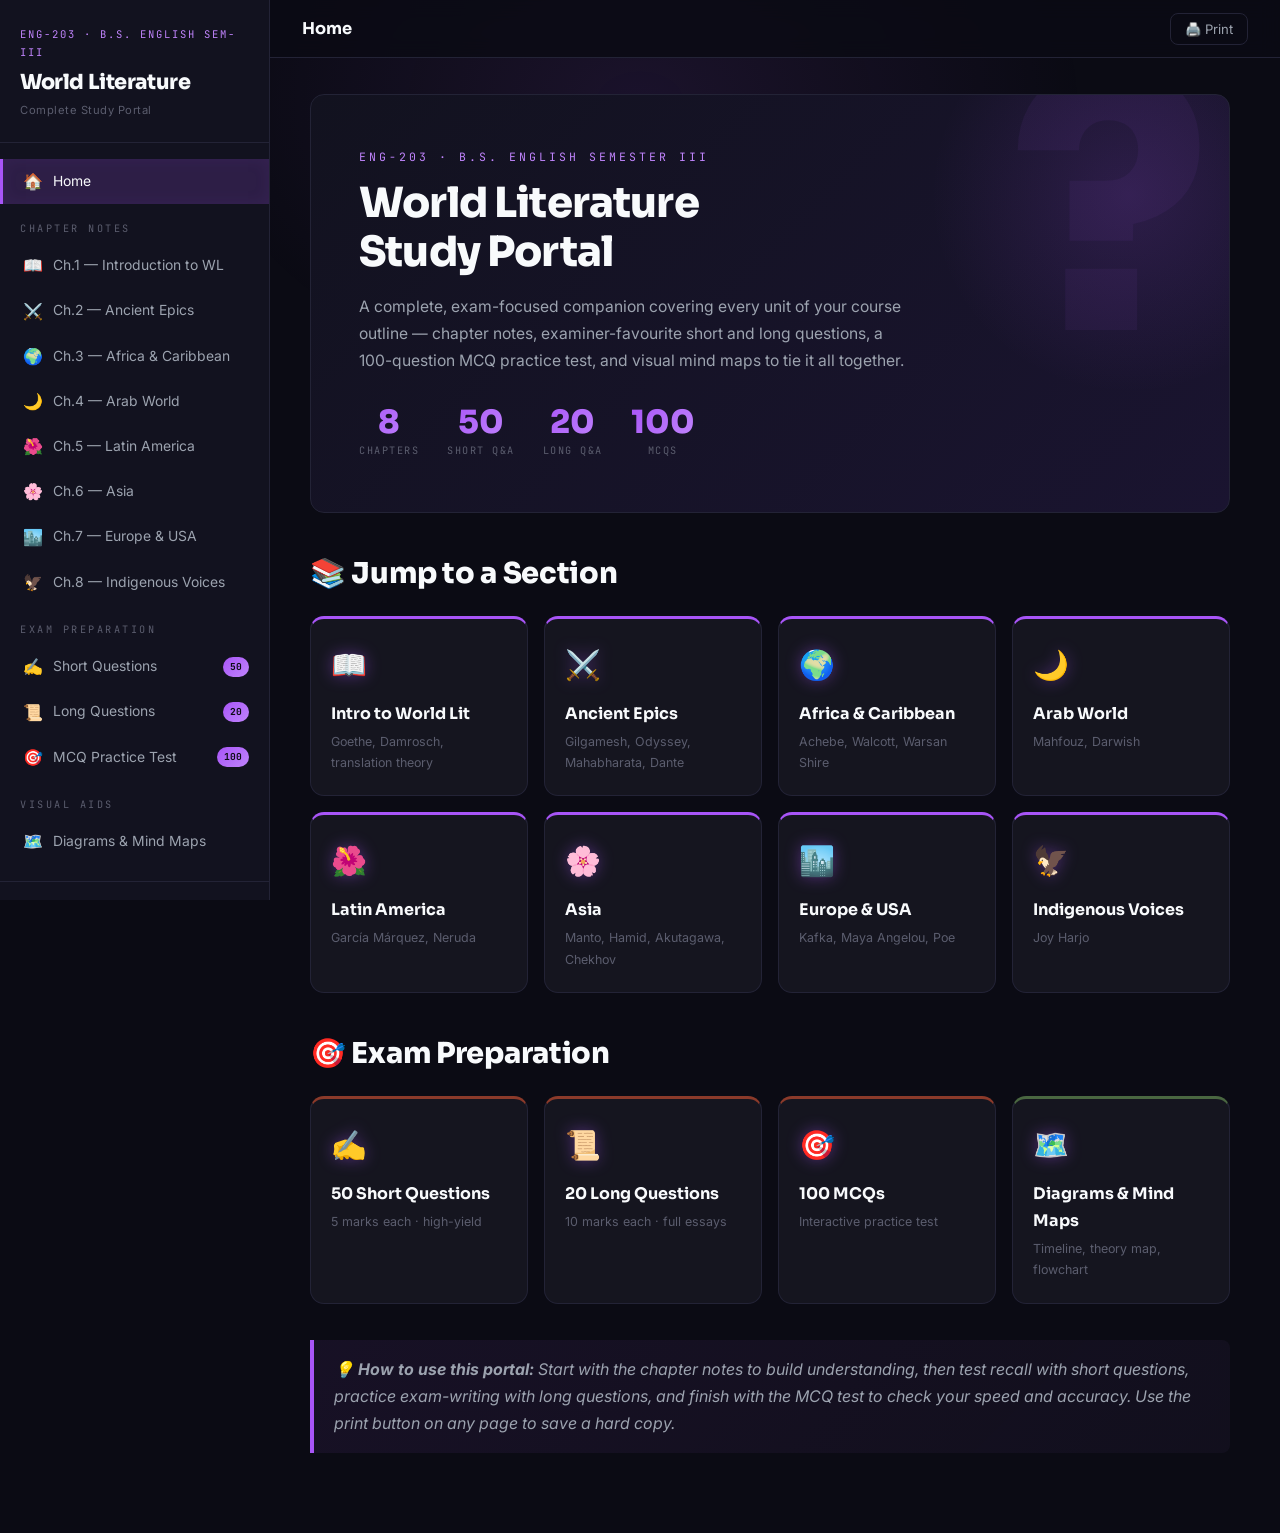
<file: index.html>
<!DOCTYPE html>
<html lang="en">
<head>
<meta charset="UTF-8">
<meta name="viewport" content="width=device-width, initial-scale=1.0">
<title>World Literature · ENG-203 | Complete Study Portal</title>
<link rel="stylesheet" href="css/style.css">
</head>
<body>

<div class="overlay" id="overlay"></div>

<div class="layout">

  <!-- ============ SIDEBAR ============ -->
  <aside class="sidebar" id="sidebar">
    <div class="sidebar-brand">
      <div class="course-code">ENG-203 · B.S. English Sem-III</div>
      <h1>World Literature</h1>
      <div class="semester">Complete Study Portal</div>
    </div>

    <nav class="sidebar-nav">
      <div class="nav-link active" data-page="home"><span class="nav-icon">🏠</span><span class="nav-text">Home</span></div>

      <div class="nav-section-label">Chapter Notes</div>
      <div class="nav-link" data-page="chapter1"><span class="nav-icon">📖</span><span class="nav-text">Ch.1 — Introduction to WL</span></div>
      <div class="nav-link" data-page="chapter2"><span class="nav-icon">⚔️</span><span class="nav-text">Ch.2 — Ancient Epics</span></div>
      <div class="nav-link" data-page="chapter3"><span class="nav-icon">🌍</span><span class="nav-text">Ch.3 — Africa &amp; Caribbean</span></div>
      <div class="nav-link" data-page="chapter4"><span class="nav-icon">🌙</span><span class="nav-text">Ch.4 — Arab World</span></div>
      <div class="nav-link" data-page="chapter5"><span class="nav-icon">🌺</span><span class="nav-text">Ch.5 — Latin America</span></div>
      <div class="nav-link" data-page="chapter6"><span class="nav-icon">🌸</span><span class="nav-text">Ch.6 — Asia</span></div>
      <div class="nav-link" data-page="chapter7"><span class="nav-icon">🏙️</span><span class="nav-text">Ch.7 — Europe &amp; USA</span></div>
      <div class="nav-link" data-page="chapter8"><span class="nav-icon">🦅</span><span class="nav-text">Ch.8 — Indigenous Voices</span></div>

      <div class="nav-section-label">Exam Preparation</div>
      <div class="nav-link" data-page="short-q"><span class="nav-icon">✍️</span><span class="nav-text">Short Questions</span><span class="nav-badge">50</span></div>
      <div class="nav-link" data-page="long-q"><span class="nav-icon">📜</span><span class="nav-text">Long Questions</span><span class="nav-badge">20</span></div>
      <div class="nav-link" data-page="mcqs"><span class="nav-icon">🎯</span><span class="nav-text">MCQ Practice Test</span><span class="nav-badge">100</span></div>

      <div class="nav-section-label">Visual Aids</div>
      <div class="nav-link" data-page="diagrams"><span class="nav-icon">🗺️</span><span class="nav-text">Diagrams &amp; Mind Maps</span></div>
    </nav>

    <div class="sidebar-footer">ENG-203 · World Literature<br>Study Portal © 2026</div>
  </aside>

  <!-- ============ MAIN ============ -->
  <main class="main">
    <header class="topbar">
      <div style="display:flex; align-items:center; gap:14px;">
        <div class="hamburger" id="hamburger"><span></span><span></span><span></span></div>
        <div class="topbar-title" id="topbar-title">Home</div>
      </div>
      <div class="topbar-actions">
        <button class="btn btn-ghost" id="btn-print">🖨️ Print</button>
      </div>
    </header>

    <!-- ============ HOME PAGE ============ -->
    <div id="home" class="page active">
      <div class="hero">
        <div class="hero-eyebrow">ENG-203 · B.S. English Semester III</div>
        <h2>World Literature<br>Study Portal</h2>
        <p>A complete, exam-focused companion covering every unit of your course outline — chapter notes, examiner-favourite short and long questions, a 100-question MCQ practice test, and visual mind maps to tie it all together.</p>
        <div class="hero-stats">
          <div class="stat"><div class="stat-num">8</div><div class="stat-label">Chapters</div></div>
          <div class="stat"><div class="stat-num">50</div><div class="stat-label">Short Q&amp;A</div></div>
          <div class="stat"><div class="stat-num">20</div><div class="stat-label">Long Q&amp;A</div></div>
          <div class="stat"><div class="stat-num">100</div><div class="stat-label">MCQs</div></div>
        </div>
      </div>

      <h2 class="section-heading" style="border:none; padding-bottom:0; margin-bottom:18px;">📚 Jump to a Section</h2>
      <div class="quick-nav">
        <div class="qcard" data-goto="chapter1"><div class="qcard-icon">📖</div><h3>Intro to World Lit</h3><p>Goethe, Damrosch, translation theory</p></div>
        <div class="qcard" data-goto="chapter2"><div class="qcard-icon">⚔️</div><h3>Ancient Epics</h3><p>Gilgamesh, Odyssey, Mahabharata, Dante</p></div>
        <div class="qcard" data-goto="chapter3"><div class="qcard-icon">🌍</div><h3>Africa &amp; Caribbean</h3><p>Achebe, Walcott, Warsan Shire</p></div>
        <div class="qcard" data-goto="chapter4"><div class="qcard-icon">🌙</div><h3>Arab World</h3><p>Mahfouz, Darwish</p></div>
        <div class="qcard" data-goto="chapter5"><div class="qcard-icon">🌺</div><h3>Latin America</h3><p>García Márquez, Neruda</p></div>
        <div class="qcard" data-goto="chapter6"><div class="qcard-icon">🌸</div><h3>Asia</h3><p>Manto, Hamid, Akutagawa, Chekhov</p></div>
        <div class="qcard" data-goto="chapter7"><div class="qcard-icon">🏙️</div><h3>Europe &amp; USA</h3><p>Kafka, Maya Angelou, Poe</p></div>
        <div class="qcard" data-goto="chapter8"><div class="qcard-icon">🦅</div><h3>Indigenous Voices</h3><p>Joy Harjo</p></div>
      </div>

      <h2 class="section-heading" style="border:none; padding-bottom:0; margin-bottom:18px;">🎯 Exam Preparation</h2>
      <div class="quick-nav">
        <div class="qcard" data-goto="short-q" style="border-top-color:#8b3a2a;"><div class="qcard-icon">✍️</div><h3>50 Short Questions</h3><p>5 marks each · high-yield</p></div>
        <div class="qcard" data-goto="long-q" style="border-top-color:#8b3a2a;"><div class="qcard-icon">📜</div><h3>20 Long Questions</h3><p>10 marks each · full essays</p></div>
        <div class="qcard" data-goto="mcqs" style="border-top-color:#8b3a2a;"><div class="qcard-icon">🎯</div><h3>100 MCQs</h3><p>Interactive practice test</p></div>
        <div class="qcard" data-goto="diagrams" style="border-top-color:#4a6741;"><div class="qcard-icon">🗺️</div><h3>Diagrams &amp; Mind Maps</h3><p>Timeline, theory map, flowchart</p></div>
      </div>

      <div class="note-intro" style="margin-top:8px;">
        💡 <strong>How to use this portal:</strong> Start with the chapter notes to build understanding, then test recall with short questions, practice exam-writing with long questions, and finish with the MCQ test to check your speed and accuracy. Use the print button on any page to save a hard copy.
      </div>
    </div>

    <!-- ============ INJECTED CONTENT PAGES ============ -->
    <!-- CHAPTER 1: Introduction to World Literature -->
<div id="chapter1" class="page">
  <h2 class="section-heading">📖 Chapter 1: Introduction to World Literature</h2>
  <p class="section-sub">Defining the field, its history, and core theoretical frameworks — ENG-203</p>

  <div class="chapter-grid">

    <!-- Unit 1 -->
    <div class="chapter-card open">
      <div class="chapter-header">
        <div class="chapter-num">1.1</div>
        <div class="chapter-header-text">
          <h3>Defining World Literature</h3>
          <div class="chapter-meta">CORE CONCEPT · HIGH YIELD</div>
        </div>
        <span class="chapter-toggle">▼</span>
      </div>
      <div class="chapter-body">
        <div class="note-intro">
          World Literature refers to literary works that transcend national boundaries and achieve recognition across multiple cultures, languages, and historical periods. It is literature that circulates beyond its culture of origin.
        </div>
        <div class="note-section">
          <h4>Key Definitions</h4>
          <ul>
            <li><strong>Goethe's Weltliteratur (1827):</strong> First coined the term — envisioned a future where national literatures would merge into a universal literary exchange.</li>
            <li><strong>David Damrosch's Definition:</strong> World literature is <em>literature that gains in translation</em> — texts that circulate beyond their origin and generate value when received by new audiences.</li>
            <li><strong>Pascale Casanova's View:</strong> A hierarchical "World Republic of Letters" where Paris is the capital; literary prestige flows from center to periphery.</li>
            <li><strong>Franco Moretti's Model:</strong> "Distant Reading" — studying patterns across thousands of texts rather than deep engagement with individual works.</li>
          </ul>
        </div>
        <div class="note-section">
          <h4>Three Models of World Literature (Damrosch)</h4>
          <ul>
            <li><strong>World literature as a canon</strong> of masterpieces</li>
            <li><strong>World literature as a window</strong> on the world (anthropological lens)</li>
            <li><strong>World literature as circulation</strong> — the mode of reading rather than a fixed set of texts</li>
          </ul>
        </div>
        <div class="note-section">
          <h4>Examiner Favourite Points ⭐</h4>
          <ul>
            <li>Goethe coined "Weltliteratur" — always mention this in definitions.</li>
            <li>Damrosch: "literature that gains in translation" — most quoted definition.</li>
            <li>World literature is NOT a fixed canon; it is a process of circulation.</li>
            <li>Translation is the primary vehicle of World Literature.</li>
          </ul>
        </div>
        <div class="tag-row">
          <span class="tag">Goethe</span>
          <span class="tag">Damrosch</span>
          <span class="tag">Weltliteratur</span>
          <span class="tag">Translation</span>
          <span class="tag rust">High Yield</span>
        </div>
      </div>
    </div>

    <!-- Unit 2 -->
    <div class="chapter-card">
      <div class="chapter-header">
        <div class="chapter-num">1.2</div>
        <div class="chapter-header-text">
          <h3>Historical Development of the Concept</h3>
          <div class="chapter-meta">LITERARY HISTORY · MEDIUM YIELD</div>
        </div>
        <span class="chapter-toggle">▼</span>
      </div>
      <div class="chapter-body">
        <div class="note-section">
          <h4>Timeline of the Concept</h4>
          <ul>
            <li><strong>Ancient Period:</strong> Homer's epics, Sanskrit texts — earliest forms of cross-cultural literary influence.</li>
            <li><strong>Medieval Period:</strong> Dante, Chaucer influenced by Arabic and classical traditions; translation movements (Toledo School).</li>
            <li><strong>1827 — Goethe:</strong> Formally articulated "Weltliteratur" in his conversations with Eckermann.</li>
            <li><strong>19th Century:</strong> Marx & Engels referenced World Literature in The Communist Manifesto (1848).</li>
            <li><strong>20th Century:</strong> Decolonization movements challenged Eurocentric models; African, Asian, Latin American voices emerged.</li>
            <li><strong>Post-2000:</strong> Globalization, digital media, and translation technology expanded reach.</li>
          </ul>
        </div>
        <div class="note-section">
          <h4>Postcolonial Challenge</h4>
          <ul>
            <li>Eurocentric canon excluded African, Asian, and Latin American literature for decades.</li>
            <li>Ngugi wa Thiong'o argued for writing in African languages (Gikuyu) rather than English.</li>
            <li>Edward Said's Orientalism (1978) exposed how the West constructed "the Other."</li>
            <li>Today's World Literature consciously includes previously marginalized voices.</li>
          </ul>
        </div>
        <div class="tag-row">
          <span class="tag">Postcolonialism</span>
          <span class="tag">Eurocentrism</span>
          <span class="tag">Said</span>
          <span class="tag">Ngugi</span>
        </div>
      </div>
    </div>

    <!-- Unit 3 -->
    <div class="chapter-card">
      <div class="chapter-header">
        <div class="chapter-num">1.3</div>
        <div class="chapter-header-text">
          <h3>Transnational, Comparative & Postcolonial Approaches</h3>
          <div class="chapter-meta">THEORY · HIGH YIELD</div>
        </div>
        <span class="chapter-toggle">▼</span>
      </div>
      <div class="chapter-body">
        <div class="note-section">
          <h4>Comparative Literature vs World Literature</h4>
          <ul>
            <li><strong>Comparative Literature:</strong> Studies literary relationships between two or more national literatures; requires reading in original languages.</li>
            <li><strong>World Literature:</strong> Broader — focuses on circulation and reception; relies heavily on translation.</li>
            <li>René Wellek vs Damrosch debate: close reading vs. wide circulation.</li>
          </ul>
        </div>
        <div class="note-section">
          <h4>Postcolonial Literature</h4>
          <ul>
            <li>Literature produced in formerly colonized nations, often in colonizer's language.</li>
            <li>Key themes: identity, hybridity, mimicry, resistance, diaspora.</li>
            <li><strong>Homi Bhabha:</strong> Hybridity and the "Third Space" — identity formed between cultures.</li>
            <li><strong>Gayatri Spivak:</strong> "Can the Subaltern Speak?" — marginalized voices silenced by colonial discourse.</li>
            <li><strong>Frantz Fanon:</strong> The Wretched of the Earth — psychological effects of colonialism.</li>
          </ul>
        </div>
        <div class="note-section">
          <h4>Transnational Literature</h4>
          <ul>
            <li>Crosses national borders in theme and production.</li>
            <li>Authors like Salman Rushdie, Jhumpa Lahiri, Mohsin Hamid write from in-between spaces.</li>
            <li>Deals with diaspora, migration, and multiple cultural affiliations.</li>
          </ul>
        </div>
        <div class="tag-row">
          <span class="tag">Bhabha</span>
          <span class="tag">Spivak</span>
          <span class="tag">Fanon</span>
          <span class="tag">Hybridity</span>
          <span class="tag rust">Exam Key</span>
        </div>
      </div>
    </div>

    <!-- Unit 4 -->
    <div class="chapter-card">
      <div class="chapter-header">
        <div class="chapter-num">1.4</div>
        <div class="chapter-header-text">
          <h3>The Role of Translation</h3>
          <div class="chapter-meta">TRANSLATION STUDIES · HIGH YIELD</div>
        </div>
        <span class="chapter-toggle">▼</span>
      </div>
      <div class="chapter-body">
        <div class="note-intro">
          Translation is not merely linguistic transfer — it is a creative, cultural, and political act that shapes how World Literature is received globally.
        </div>
        <div class="note-section">
          <h4>Key Theorists of Translation</h4>
          <ul>
            <li><strong>Walter Benjamin — "The Task of the Translator" (1923):</strong> Translation reveals the original's "pure language" hidden beneath the surface.</li>
            <li><strong>Lawrence Venuti — Domestication vs Foreignization:</strong>
              <ul style="padding-left:16px; margin-top:6px;">
                <li><em>Domestication:</em> Translator makes text feel native (fluent, invisible translator)</li>
                <li><em>Foreignization:</em> Translator retains foreignness — resists cultural absorption</li>
              </ul>
            </li>
            <li><strong>Damrosch:</strong> World literature is literature that "gains in translation" — works actually improve or transform through translation.</li>
          </ul>
        </div>
        <div class="note-section">
          <h4>Translation as Power</h4>
          <ul>
            <li>What gets translated reflects geopolitical power — English dominates global translation flows.</li>
            <li>Postcolonial writers face the "double bind": write in colonizer's language or remain untranslated.</li>
            <li>Ngugi chose to write in Gikuyu; Achebe used English as a "new English."</li>
          </ul>
        </div>
        <div class="tag-row">
          <span class="tag">Benjamin</span>
          <span class="tag">Venuti</span>
          <span class="tag">Domestication</span>
          <span class="tag">Foreignization</span>
          <span class="tag rust">Always in Exams</span>
        </div>
      </div>
    </div>

    <!-- Reading: Damrosch -->
    <div class="chapter-card">
      <div class="chapter-header">
        <div class="chapter-num">📚</div>
        <div class="chapter-header-text">
          <h3>Reading: "What is World Literature?" — David Damrosch</h3>
          <div class="chapter-meta">PRESCRIBED TEXT · CRITICAL SUMMARY</div>
        </div>
        <span class="chapter-toggle">▼</span>
      </div>
      <div class="chapter-body">
        <div class="note-section">
          <h4>Core Arguments</h4>
          <ul>
            <li>World literature is an <strong>elliptical refraction</strong> of national literatures — not a direct copy.</li>
            <li>Three modes: (1) an established body of classics, (2) a progressive canon of masterworks, (3) multiple windows on the world.</li>
            <li>The <strong>Epic of Gilgamesh</strong> as a case study — how it circulated from Mesopotamia and became "world literature."</li>
            <li>Damrosch proposes reading World Literature as a <strong>mode of circulation and engagement</strong> rather than a fixed set of works.</li>
          </ul>
        </div>
        <div class="note-section">
          <h4>Key Quotes to Remember</h4>
          <ul>
            <li>"World literature is not a set of objects but a mode of reading."</li>
            <li>"A work enters World Literature by being read as literature beyond its culture of origin."</li>
            <li>"The foreign world of an ancient text comes to us refracted through the lens of translation."</li>
          </ul>
        </div>
        <div class="tag-row">
          <span class="tag">Damrosch</span>
          <span class="tag">Gilgamesh</span>
          <span class="tag">Mode of Reading</span>
          <span class="tag rust">Prescribed Reading</span>
        </div>
      </div>
    </div>

  </div>
</div>

    <!-- CHAPTER 2: Ancient Epics and Mythologies -->
<div id="chapter2" class="page">
  <h2 class="section-heading">⚔️ Chapter 2: Ancient Epics & Mythologies</h2>
  <p class="section-sub">Foundational texts of ancient civilizations — Gilgamesh, Mahabharata, Odyssey, Divine Comedy & more</p>

  <div class="chapter-grid">

    <div class="chapter-card open">
      <div class="chapter-header">
        <div class="chapter-num">2.1</div>
        <div class="chapter-header-text">
          <h3>The Epic of Gilgamesh (Mesopotamia, c. 2100 BCE)</h3>
          <div class="chapter-meta">WORLD'S OLDEST EPIC · HIGH YIELD</div>
        </div>
        <span class="chapter-toggle">▼</span>
      </div>
      <div class="chapter-body">
        <div class="note-intro">The oldest surviving literary text in human history, originating from ancient Sumer (modern Iraq). Written on clay tablets in cuneiform script.</div>
        <div class="note-section">
          <h4>Plot Summary</h4>
          <ul>
            <li>Gilgamesh — two-thirds god, one-third mortal — is king of Uruk.</li>
            <li>Befriends Enkidu (wild man created by gods), together they perform heroic deeds.</li>
            <li>They slay the Bull of Heaven and Humbaba (forest monster).</li>
            <li>Enkidu dies; Gilgamesh, devastated, begins a quest for immortality.</li>
            <li>Meets Utnapishtim (survivor of the Great Flood) who reveals a plant of eternal youth.</li>
            <li>Gilgamesh loses the plant to a serpent — he accepts human mortality.</li>
          </ul>
        </div>
        <div class="note-section">
          <h4>Major Themes</h4>
          <ul>
            <li><strong>Mortality vs Immortality:</strong> Central conflict — Gilgamesh's fear of death drives the narrative.</li>
            <li><strong>Friendship (Enkidu):</strong> First major portrayal of friendship in literature.</li>
            <li><strong>Civilization vs Nature:</strong> Gilgamesh (civilized) vs Enkidu (wild).</li>
            <li><strong>The Great Flood:</strong> Parallels with Noah's Ark in the Bible — pre-dates Genesis.</li>
            <li><strong>Heroism and Hubris:</strong> Gilgamesh's arrogance punished by the gods.</li>
          </ul>
        </div>
        <div class="note-section">
          <h4>Significance in World Literature</h4>
          <ul>
            <li>First known narrative structure: introduction, conflict, quest, resolution.</li>
            <li>Influenced the Bible, Homer's Odyssey, and countless other texts.</li>
            <li>Demonstrates universality of human concerns across cultures.</li>
          </ul>
        </div>
        <div class="tag-row">
          <span class="tag">Gilgamesh</span>
          <span class="tag">Enkidu</span>
          <span class="tag">Mortality</span>
          <span class="tag">Mesopotamia</span>
          <span class="tag rust">Oldest Epic</span>
        </div>
      </div>
    </div>

    <div class="chapter-card">
      <div class="chapter-header">
        <div class="chapter-num">2.2</div>
        <div class="chapter-header-text">
          <h3>The Odyssey — Homer (Greece, c. 8th century BCE)</h3>
          <div class="chapter-meta">GREEK EPIC · HIGH YIELD</div>
        </div>
        <span class="chapter-toggle">▼</span>
      </div>
      <div class="chapter-body">
        <div class="note-section">
          <h4>Key Details</h4>
          <ul>
            <li>Author: Homer (debated — possibly oral tradition); Language: Ancient Greek.</li>
            <li>Sequel to the Iliad; focuses on Odysseus's 10-year journey home after the Trojan War.</li>
            <li>24 books; begins in medias res (in the middle of the action).</li>
          </ul>
        </div>
        <div class="note-section">
          <h4>Major Episodes</h4>
          <ul>
            <li><strong>Cyclops Polyphemus:</strong> Odysseus blinds the Cyclops; hubris and cunning.</li>
            <li><strong>Circe:</strong> Enchantress who turns men into pigs — temptation and transformation.</li>
            <li><strong>Sirens:</strong> Odysseus tied to the mast — temptation of knowledge.</li>
            <li><strong>Scylla and Charybdis:</strong> Choosing between two evils.</li>
            <li><strong>Penelope's Web:</strong> His faithful wife weaves and unravels — symbol of loyalty.</li>
          </ul>
        </div>
        <div class="note-section">
          <h4>Themes</h4>
          <ul>
            <li><strong>Nostos (Homecoming):</strong> The fundamental drive of the epic.</li>
            <li><strong>Xenia (Hospitality):</strong> Sacred Greek law violated by the suitors.</li>
            <li><strong>Cunning over Strength:</strong> Odysseus's metis (intelligence) vs. brute force.</li>
            <li><strong>Loyalty and Fidelity:</strong> Penelope, Telemachus, Eumaeus.</li>
            <li><strong>Identity and Disguise:</strong> Odysseus repeatedly conceals his identity.</li>
          </ul>
        </div>
        <div class="tag-row">
          <span class="tag">Odysseus</span>
          <span class="tag">Nostos</span>
          <span class="tag">Penelope</span>
          <span class="tag">Xenia</span>
          <span class="tag rust">High Yield</span>
        </div>
      </div>
    </div>

    <div class="chapter-card">
      <div class="chapter-header">
        <div class="chapter-num">2.3</div>
        <div class="chapter-header-text">
          <h3>The Mahabharata (India, c. 400 BCE–400 CE)</h3>
          <div class="chapter-meta">SANSKRIT EPIC · KEY TEXT</div>
        </div>
        <span class="chapter-toggle">▼</span>
      </div>
      <div class="chapter-body">
        <div class="note-section">
          <h4>Overview</h4>
          <ul>
            <li>Longest epic poem in the world — 100,000 verses; attributed to sage Vyasa.</li>
            <li>War between the Pandavas and Kauravas (cousins) for the kingdom of Hastinapura.</li>
            <li>Contains the Bhagavad Gita — philosophical dialogue between Arjuna and Krishna.</li>
          </ul>
        </div>
        <div class="note-section">
          <h4>Bhagavad Gita — Core Philosophy</h4>
          <ul>
            <li>Krishna advises Arjuna on dharma (duty), karma (action), and moksha (liberation).</li>
            <li>"Better is one's own dharma, though imperfectly performed, than the dharma of another well performed."</li>
            <li>Concept of Nishkama Karma — action without attachment to results.</li>
          </ul>
        </div>
        <div class="note-section">
          <h4>Themes</h4>
          <ul>
            <li>Dharma (moral duty) vs personal relationships.</li>
            <li>Justice, war, and sacrifice.</li>
            <li>The divine and human intertwined.</li>
            <li>Fate vs Free Will.</li>
          </ul>
        </div>
        <div class="tag-row">
          <span class="tag">Mahabharata</span>
          <span class="tag">Bhagavad Gita</span>
          <span class="tag">Dharma</span>
          <span class="tag">Arjuna</span>
        </div>
      </div>
    </div>

    <div class="chapter-card">
      <div class="chapter-header">
        <div class="chapter-num">2.4</div>
        <div class="chapter-header-text">
          <h3>The Divine Comedy — Dante Alighieri (Italy, c. 1308–1320)</h3>
          <div class="chapter-meta">MEDIEVAL EPIC · HIGH YIELD</div>
        </div>
        <span class="chapter-toggle">▼</span>
      </div>
      <div class="chapter-body">
        <div class="note-section">
          <h4>Structure</h4>
          <ul>
            <li>Three canticles: <strong>Inferno</strong> (Hell), <strong>Purgatorio</strong> (Purgatory), <strong>Paradiso</strong> (Heaven).</li>
            <li>100 cantos total; written in Italian (vernacular) — revolutionary for its time.</li>
            <li>Guide through Hell & Purgatory: Virgil (Reason); Guide through Heaven: Beatrice (Faith/Love).</li>
          </ul>
        </div>
        <div class="note-section">
          <h4>The Inferno — Nine Circles of Hell</h4>
          <ul>
            <li>Circle 1: Limbo (virtuous pagans)</li>
            <li>Circle 2: Lust (Paolo and Francesca)</li>
            <li>Circle 5: Anger/Wrath</li>
            <li>Circle 8: Fraud (many subdivisions)</li>
            <li>Circle 9: Treachery (Satan frozen in ice at the center)</li>
          </ul>
        </div>
        <div class="note-section">
          <h4>Themes</h4>
          <ul>
            <li><strong>Contrapasso:</strong> The punishment fits the sin (poetic justice in Hell).</li>
            <li><strong>Journey of the Soul:</strong> Spiritual autobiography from sin to divine love.</li>
            <li><strong>Political Allegory:</strong> Dante criticizes the corrupt papacy and Italian politics.</li>
            <li><strong>Classical meets Christian:</strong> Synthesis of pagan and Christian worldviews.</li>
          </ul>
        </div>
        <div class="tag-row">
          <span class="tag">Dante</span>
          <span class="tag">Inferno</span>
          <span class="tag">Contrapasso</span>
          <span class="tag">Virgil</span>
          <span class="tag rust">Exam Favourite</span>
        </div>
      </div>
    </div>

    <div class="chapter-card">
      <div class="chapter-header">
        <div class="chapter-num">2.5</div>
        <div class="chapter-header-text">
          <h3>Other Key Ancient Texts: Analects, Tale of Genji, Beowulf</h3>
          <div class="chapter-meta">COMPARATIVE · MEDIUM YIELD</div>
        </div>
        <span class="chapter-toggle">▼</span>
      </div>
      <div class="chapter-body">
        <table class="works-table">
          <thead><tr><th>Text</th><th>Author / Origin</th><th>Key Theme</th><th>Significance</th></tr></thead>
          <tbody>
            <tr>
              <td class="work-title">The Analects</td>
              <td>Confucius (China, 5th c. BCE)</td>
              <td>Filial piety, virtue, social harmony</td>
              <td>Foundation of Confucian ethics; influenced East Asian societies</td>
            </tr>
            <tr>
              <td class="work-title">The Tale of Genji</td>
              <td>Murasaki Shikibu (Japan, c. 1000 CE)</td>
              <td>Love, aesthetics (mono no aware), impermanence</td>
              <td>World's first novel; written by a woman</td>
            </tr>
            <tr>
              <td class="work-title">Beowulf</td>
              <td>Anonymous (Anglo-Saxon, c. 8th–11th c.)</td>
              <td>Heroism, fate, good vs evil</td>
              <td>Oldest epic in English; introduces Grendel (monster = chaos)</td>
            </tr>
          </tbody>
        </table>
        <div class="note-section">
          <h4>Comparative Themes Across Ancient Epics</h4>
          <ul>
            <li><strong>Heroism:</strong> All epics feature a hero facing extraordinary challenges.</li>
            <li><strong>Fate vs. Free Will:</strong> Gilgamesh, Odysseus, Arjuna — all struggle with destiny.</li>
            <li><strong>The Divine/Religion:</strong> Gods intervene in human affairs across all traditions.</li>
            <li><strong>Quest Narrative:</strong> Physical and/or spiritual journey is the structural backbone.</li>
          </ul>
        </div>
        <div class="tag-row">
          <span class="tag">Confucius</span>
          <span class="tag">Murasaki</span>
          <span class="tag">Beowulf</span>
          <span class="tag sage">Comparative</span>
        </div>
      </div>
    </div>

  </div>
</div>

    <!-- CHAPTER 3: Africa & Caribbean -->
<div id="chapter3" class="page">
  <h2 class="section-heading">🌍 Chapter 3: Reading Africa & The Caribbean</h2>
  <p class="section-sub">Chinua Achebe, Derek Walcott, Warsan Shire — Colonialism, Identity, Belonging</p>

  <div class="chapter-grid">
    <div class="chapter-card open">
      <div class="chapter-header">
        <div class="chapter-num">3.1</div>
        <div class="chapter-header-text">
          <h3>Things Fall Apart — Chinua Achebe (Nigeria, 1958)</h3>
          <div class="chapter-meta">FICTION · MOST IMPORTANT TEXT · HIGH YIELD</div>
        </div>
        <span class="chapter-toggle">▼</span>
      </div>
      <div class="chapter-body">
        <div class="note-intro">Nigeria's most celebrated novel; a direct response to Joseph Conrad's <em>Heart of Darkness</em>. Achebe reclaims the African narrative. Title from W.B. Yeats's poem "The Second Coming."</div>
        <div class="note-section">
          <h4>Plot Overview</h4>
          <ul>
            <li>Set in Umuofia, an Igbo village in late 19th-century Nigeria.</li>
            <li>Protagonist: <strong>Okonkwo</strong> — a proud, powerful wrestling champion; fears being weak like his father Unoka.</li>
            <li>Okonkwo accidentally kills a clansman; exiled to Mbanta for 7 years.</li>
            <li>Returns to find Christian missionaries have disrupted the village's social order.</li>
            <li>Okonkwo kills a British messenger; abandoned by his people, he commits suicide.</li>
          </ul>
        </div>
        <div class="note-section">
          <h4>Major Themes</h4>
          <ul>
            <li><strong>Colonialism and Cultural Clash:</strong> British arrival destroys the Igbo social fabric.</li>
            <li><strong>Masculinity and Ego:</strong> Okonkwo's tragic flaw is his rigid, violent masculinity.</li>
            <li><strong>Tradition vs Change:</strong> The conflict between Igbo customs and Christianity.</li>
            <li><strong>Fate and Free Will:</strong> Okonkwo's chi (personal god) and his destiny.</li>
            <li><strong>Displacement and Belonging:</strong> Exile strips Okonkwo of his identity.</li>
          </ul>
        </div>
        <div class="note-section">
          <h4>Key Characters</h4>
          <ul>
            <li><strong>Okonkwo:</strong> Tragic hero — his strength is also his downfall.</li>
            <li><strong>Nwoye:</strong> Okonkwo's son who converts to Christianity — represents change.</li>
            <li><strong>Ikemefuna:</strong> Okonkwo kills him despite bond — pivotal moral moment.</li>
            <li><strong>Mr. Brown vs. Rev. Smith:</strong> Contrast — tolerant vs. aggressive missionary.</li>
            <li><strong>Ezinma:</strong> Okonkwo's favourite daughter — wishes she were a son.</li>
          </ul>
        </div>
        <div class="note-section">
          <h4>Narrative Technique</h4>
          <ul>
            <li>Uses Igbo proverbs throughout — "Proverbs are the palm oil with which words are eaten."</li>
            <li>Third-person limited omniscient narration.</li>
            <li>Achebe's "New English" — incorporates Igbo syntax and vocabulary.</li>
          </ul>
        </div>
        <div class="tag-row">
          <span class="tag">Achebe</span>
          <span class="tag">Okonkwo</span>
          <span class="tag">Colonialism</span>
          <span class="tag">Igbo</span>
          <span class="tag rust">Exam Favourite</span>
        </div>
      </div>
    </div>

    <div class="chapter-card">
      <div class="chapter-header">
        <div class="chapter-num">3.2</div>
        <div class="chapter-header-text">
          <h3>A Far Cry from Africa — Derek Walcott (St. Lucia, 1962)</h3>
          <div class="chapter-meta">POETRY · HIGH YIELD</div>
        </div>
        <span class="chapter-toggle">▼</span>
      </div>
      <div class="chapter-body">
        <div class="note-intro">A poem about the Mau Mau Uprising in Kenya (1950s). Walcott grapples with his dual African-European heritage. Nobel Prize winner (1992).</div>
        <div class="note-section">
          <h4>Key Lines & Analysis</h4>
          <ul>
            <li>"I who am poisoned with the blood of both, where shall I turn, divided to the vein?"</li>
            <li>The speaker is torn between African ancestry and English cultural formation.</li>
            <li>The natural world (ticks, worms, ibises) represents both beauty and violence.</li>
            <li><strong>Tone:</strong> Anguish, ambivalence, split identity.</li>
          </ul>
        </div>
        <div class="note-section">
          <h4>Themes</h4>
          <ul>
            <li><strong>Hybridity:</strong> Walcott's split between two cultures, two loyalties.</li>
            <li><strong>Colonial Violence:</strong> British colonialism in Africa exposed.</li>
            <li><strong>Identity Crisis:</strong> "How can I face such slaughter and be cool?"</li>
            <li><strong>Nature and Violence:</strong> Africa as simultaneously beautiful and brutal.</li>
          </ul>
        </div>
        <div class="tag-row">
          <span class="tag">Walcott</span>
          <span class="tag">Hybridity</span>
          <span class="tag">Mau Mau</span>
          <span class="tag">Identity</span>
          <span class="tag rust">High Yield</span>
        </div>
      </div>
    </div>

    <div class="chapter-card">
      <div class="chapter-header">
        <div class="chapter-num">3.3</div>
        <div class="chapter-header-text">
          <h3>Home — Warsan Shire (Somalia/UK, 2011)</h3>
          <div class="chapter-meta">POETRY · HIGH YIELD</div>
        </div>
        <span class="chapter-toggle">▼</span>
      </div>
      <div class="chapter-body">
        <div class="note-intro">Warsan Shire — first Young Poet Laureate of London. "Home" is her most celebrated poem, written in response to the refugee crisis.</div>
        <div class="note-section">
          <h4>Key Lines & Analysis</h4>
          <ul>
            <li>"No one leaves home unless home is the mouth of a shark."</li>
            <li>"You have to understand, that no one puts their children in a boat unless the water is safer than the land."</li>
            <li>The poem humanizes refugees through visceral, intimate language.</li>
            <li>Free verse — lack of formal structure mirrors the chaos of displacement.</li>
          </ul>
        </div>
        <div class="note-section">
          <h4>Themes</h4>
          <ul>
            <li><strong>Refugee Crisis and Displacement:</strong> Core subject — harrowing journey of refugees.</li>
            <li><strong>Home and Belonging:</strong> Redefines "home" as something that can be destroyed.</li>
            <li><strong>Survival:</strong> The desperate will to survive against impossible odds.</li>
            <li><strong>Western Apathy:</strong> Critique of Western indifference to refugee suffering.</li>
          </ul>
        </div>
        <div class="tag-row">
          <span class="tag">Warsan Shire</span>
          <span class="tag">Refugee</span>
          <span class="tag">Displacement</span>
          <span class="tag">Somalia</span>
          <span class="tag rust">Exam Favourite</span>
        </div>
      </div>
    </div>
  </div>
</div>


    <!-- CHAPTER 4: Arab World -->
<div id="chapter4" class="page">
  <h2 class="section-heading">🌙 Chapter 4: Reading the Arab World</h2>
  <p class="section-sub">Naguib Mahfouz, Mahmoud Darwish — Love, Exile, Spirituality, Homeland</p>

  <div class="chapter-grid">
    <div class="chapter-card open">
      <div class="chapter-header">
        <div class="chapter-num">4.1</div>
        <div class="chapter-header-text">
          <h3>Zaabalawi — Naguib Mahfouz (Egypt, 1961)</h3>
          <div class="chapter-meta">FICTION · HIGH YIELD</div>
        </div>
        <span class="chapter-toggle">▼</span>
      </div>
      <div class="chapter-body">
        <div class="note-intro">Mahfouz — Nobel Prize in Literature (1988). First Arab writer to win. "Zaabalawi" is a short story from his collection <em>The Time and the Place</em>.</div>
        <div class="note-section">
          <h4>Plot Overview</h4>
          <ul>
            <li>An unnamed narrator suffers from an incurable illness and seeks Zaabalawi — a mysterious holy man and healer.</li>
            <li>He visits various people: a government official, a lawyer, a calligrapher, a musician, a bar owner.</li>
            <li>Each person recalls Zaabalawi differently — he is elusive, constantly moving.</li>
            <li>The narrator falls asleep in a bar and dreams deeply; when he wakes, he learns Zaabalawi was there but has left again.</li>
            <li>Despite not finding him, the narrator resolves to continue searching.</li>
          </ul>
        </div>
        <div class="note-section">
          <h4>Themes & Symbolism</h4>
          <ul>
            <li><strong>Zaabalawi as Symbol:</strong> Represents God, spiritual fulfillment, meaning, or the lost soul of Egypt.</li>
            <li><strong>Spiritual Quest:</strong> The search for divine healing mirrors the human search for God.</li>
            <li><strong>Modernity vs Tradition:</strong> Each character represents a different facet of Egyptian society.</li>
            <li><strong>Alienation:</strong> The narrator's illness = spiritual emptiness of modern secular life.</li>
            <li><strong>Dream:</strong> The beautiful dream (closest moment to Zaabalawi) = mystical/Sufi experience.</li>
          </ul>
        </div>
        <div class="note-section">
          <h4>Sufi Allegory</h4>
          <ul>
            <li>Zaabalawi echoes the Sufi concept of the spiritual guide (murshid/sheikh).</li>
            <li>The journey parallels the Sufi path (tariqah) toward divine union.</li>
            <li>The calligrapher and musician represent art as a path to the divine.</li>
          </ul>
        </div>
        <div class="tag-row">
          <span class="tag">Mahfouz</span>
          <span class="tag">Sufi Allegory</span>
          <span class="tag">Spiritual Quest</span>
          <span class="tag">Egypt</span>
          <span class="tag rust">Nobel Laureate</span>
        </div>
      </div>
    </div>

    <div class="chapter-card">
      <div class="chapter-header">
        <div class="chapter-num">4.2</div>
        <div class="chapter-header-text">
          <h3>To My Mother — Mahmoud Darwish (Palestine, 1966)</h3>
          <div class="chapter-meta">POETRY · HIGH YIELD</div>
        </div>
        <span class="chapter-toggle">▼</span>
      </div>
      <div class="chapter-body">
        <div class="note-intro">Mahmoud Darwish — Palestine's greatest poet; voice of the Palestinian people. This poem is one of his most celebrated works of personal and political longing.</div>
        <div class="note-section">
          <h4>Analysis</h4>
          <ul>
            <li>Speaker expresses profound longing for his mother and homeland (Palestine).</li>
            <li>"I long for my mother's bread / My mother's coffee / Her touch."</li>
            <li>The mother becomes a symbol of Palestine — displaced, longed for, idealized.</li>
            <li>Simple, direct language carries enormous emotional weight.</li>
          </ul>
        </div>
        <div class="note-section">
          <h4>Themes</h4>
          <ul>
            <li><strong>Exile and Nostalgia:</strong> Darwish wrote from exile — the mother = lost homeland.</li>
            <li><strong>Mother as Palestine:</strong> Classic use of maternal imagery for the nation.</li>
            <li><strong>Memory and Longing:</strong> Childhood memories as the only connection to home.</li>
            <li><strong>Resistance Poetry (Shi'r al-Muqawama):</strong> Poetry as political act.</li>
          </ul>
        </div>
        <div class="tag-row">
          <span class="tag">Darwish</span>
          <span class="tag">Palestine</span>
          <span class="tag">Exile</span>
          <span class="tag">Mother Symbol</span>
          <span class="tag rust">Resistance Poetry</span>
        </div>
      </div>
    </div>
  </div>
</div>


    <!-- CHAPTER 5: Latin America -->
<div id="chapter5" class="page">
  <h2 class="section-heading">🌺 Chapter 5: Reading Latin America</h2>
  <p class="section-sub">García Márquez, Pablo Neruda — Magical Realism, Fate, Existentialism</p>

  <div class="chapter-grid">
    <div class="chapter-card open">
      <div class="chapter-header">
        <div class="chapter-num">5.1</div>
        <div class="chapter-header-text">
          <h3>The Handsomest Drowned Man in the World — García Márquez (Colombia, 1968)</h3>
          <div class="chapter-meta">FICTION · HIGH YIELD · MAGICAL REALISM</div>
        </div>
        <span class="chapter-toggle">▼</span>
      </div>
      <div class="chapter-body">
        <div class="note-intro">A magical realist short story by Nobel Prize winner Gabriel García Márquez (Nobel 1982). One of the finest examples of magical realism in literature.</div>
        <div class="note-section">
          <h4>Plot Overview</h4>
          <ul>
            <li>Villagers find the body of a drowned man washed ashore — he is enormous and extraordinarily beautiful.</li>
            <li>Women prepare his body for burial and become fascinated, imagining his life.</li>
            <li>They name him Esteban.</li>
            <li>Even the men are eventually moved; the village is transformed by his presence.</li>
            <li>After burial at sea, the villagers resolve to make their village worthy of Esteban's memory.</li>
          </ul>
        </div>
        <div class="note-section">
          <h4>Magical Realism Defined</h4>
          <ul>
            <li>Magical events presented as ordinary, everyday reality without explanation.</li>
            <li>The drowned man's extraordinary size is accepted without question.</li>
            <li>The magical element (his transformation of the village) is treated as natural.</li>
            <li>Other examples: Kafka's Metamorphosis, Rushdie's Midnight's Children.</li>
          </ul>
        </div>
        <div class="note-section">
          <h4>Themes</h4>
          <ul>
            <li><strong>Community and Transformation:</strong> A dead stranger transforms a village's sense of identity.</li>
            <li><strong>Beauty and the Ideal:</strong> Esteban represents the ideal that elevates the ordinary.</li>
            <li><strong>Death and Dignity:</strong> The dead deserve honor; death is not an ending.</li>
            <li><strong>Female Imagination:</strong> Women's empathetic imagination drives the story.</li>
          </ul>
        </div>
        <div class="tag-row">
          <span class="tag">García Márquez</span>
          <span class="tag">Magical Realism</span>
          <span class="tag">Esteban</span>
          <span class="tag">Community</span>
          <span class="tag rust">Key Concept</span>
        </div>
      </div>
    </div>

    <div class="chapter-card">
      <div class="chapter-header">
        <div class="chapter-num">5.2</div>
        <div class="chapter-header-text">
          <h3>Walking Around — Pablo Neruda (Chile, 1933)</h3>
          <div class="chapter-meta">POETRY · HIGH YIELD</div>
        </div>
        <span class="chapter-toggle">▼</span>
      </div>
      <div class="chapter-body">
        <div class="note-section">
          <h4>Analysis</h4>
          <ul>
            <li>From <em>Residencia en la Tierra</em> (Residence on Earth) — surrealist poetry collection.</li>
            <li>Speaker expresses deep alienation and existential despair in modern urban life.</li>
            <li>"It so happens I am sick of being a man."</li>
            <li>He is repulsed by ordinary objects (shoe stores, hats, offices) — surrealist imagery.</li>
            <li>Yet he wants the opposite: wildness, feathers, fire, foam.</li>
          </ul>
        </div>
        <div class="note-section">
          <h4>Themes</h4>
          <ul>
            <li><strong>Existential Alienation:</strong> Rejection of bourgeois modern life.</li>
            <li><strong>Surrealism:</strong> Dream-like images disturb everyday reality.</li>
            <li><strong>Disillusionment:</strong> Loss of meaning in capitalist society.</li>
            <li><strong>Desire for the Primitive:</strong> Yearning for raw, elemental experience.</li>
          </ul>
        </div>
        <div class="tag-row">
          <span class="tag">Neruda</span>
          <span class="tag">Surrealism</span>
          <span class="tag">Alienation</span>
          <span class="tag">Existentialism</span>
        </div>
      </div>
    </div>
  </div>
</div>


    <!-- CHAPTER 6: Asia -->
<div id="chapter6" class="page">
  <h2 class="section-heading">🌸 Chapter 6: Reading Asia</h2>
  <p class="section-sub">Manto, Mohsin Hamid, Akutagawa, Chekhov, Kishwar Naheed, Kamala Das</p>

  <div class="chapter-grid">
    <div class="chapter-card open">
      <div class="chapter-header">
        <div class="chapter-num">6.1</div>
        <div class="chapter-header-text">
          <h3>Toba Tek Singh — Saadat Hasan Manto (Pakistan, 1955)</h3>
          <div class="chapter-meta">FICTION · MOST IMPORTANT · HIGH YIELD</div>
        </div>
        <span class="chapter-toggle">▼</span>
      </div>
      <div class="chapter-body">
        <div class="note-intro">Manto's masterpiece about the 1947 Partition of India and Pakistan — told through the lens of a mental asylum. One of the most powerful stories about Partition ever written.</div>
        <div class="note-section">
          <h4>Plot Overview</h4>
          <ul>
            <li>Set in a lunatic asylum in Lahore — Hindu and Muslim patients must be transferred to their respective countries after Partition.</li>
            <li>Bishan Singh ("Toba Tek Singh") — a Sikh patient who has been in the asylum for 15 years.</li>
            <li>He repeatedly asks: "Where is Toba Tek Singh?" (his hometown) — in India or Pakistan?</li>
            <li>Officials cannot answer clearly — the absurdity of Partition mirrored.</li>
            <li>Bishan Singh stands between the two borders and dies there — in "no man's land."</li>
          </ul>
        </div>
        <div class="note-section">
          <h4>Themes</h4>
          <ul>
            <li><strong>Partition's Absurdity:</strong> The insane asylum mirrors the madness of Partition itself.</li>
            <li><strong>Identity and Belonging:</strong> Where do people belong when borders erase identity?</li>
            <li><strong>Sanity vs Insanity:</strong> The "mad" inmates are more lucid than the "sane" politicians.</li>
            <li><strong>Displacement:</strong> Human beings cannot be simply relocated like luggage.</li>
            <li><strong>No Man's Land:</strong> Bishan Singh's death between borders = death of communal harmony.</li>
          </ul>
        </div>
        <div class="note-section">
          <h4>Manto's Technique</h4>
          <ul>
            <li>Dark humor and satire to critique political violence.</li>
            <li>Urdu storytelling tradition (afsana/short story form).</li>
            <li>Minimal narration; dialogue-driven.</li>
          </ul>
        </div>
        <div class="tag-row">
          <span class="tag">Manto</span>
          <span class="tag">Partition</span>
          <span class="tag">No Man's Land</span>
          <span class="tag">Absurdism</span>
          <span class="tag rust">Most Important</span>
        </div>
      </div>
    </div>

    <div class="chapter-card">
      <div class="chapter-header">
        <div class="chapter-num">6.2</div>
        <div class="chapter-header-text">
          <h3>Exit West — Mohsin Hamid (Pakistan/Britain, 2017)</h3>
          <div class="chapter-meta">FICTION · HIGH YIELD</div>
        </div>
        <span class="chapter-toggle">▼</span>
      </div>
      <div class="chapter-body">
        <div class="note-section">
          <h4>Overview</h4>
          <ul>
            <li>A love story set in an unnamed city during civil war; magical realism — doors appear that teleport people to other places.</li>
            <li>Saeed and Nadia fall in love; escape through doors to Greece, UK, USA.</li>
            <li>As they migrate, their relationship changes — migration tests intimacy.</li>
          </ul>
        </div>
        <div class="note-section">
          <h4>Themes</h4>
          <ul>
            <li><strong>Migration and Identity:</strong> How migration changes who we are.</li>
            <li><strong>Love Under Pressure:</strong> Relationship strained by displacement.</li>
            <li><strong>Magical Realism:</strong> Doors as metaphor for migration's impossibility and magic.</li>
            <li><strong>Refugee Experience:</strong> Universal, humanizing portrayal.</li>
            <li><strong>Globalisation:</strong> Borders dissolve in a connected yet hostile world.</li>
          </ul>
        </div>
        <div class="tag-row">
          <span class="tag">Mohsin Hamid</span>
          <span class="tag">Migration</span>
          <span class="tag">Magic Doors</span>
          <span class="tag">Love</span>
        </div>
      </div>
    </div>

    <div class="chapter-card">
      <div class="chapter-header">
        <div class="chapter-num">6.3</div>
        <div class="chapter-header-text">
          <h3>The Nose — Ryūnosuke Akutagawa (Japan, 1916) & The Bet — Chekhov (Russia, 1889)</h3>
          <div class="chapter-meta">FICTION · COMPARATIVE · MEDIUM YIELD</div>
        </div>
        <span class="chapter-toggle">▼</span>
      </div>
      <div class="chapter-body">
        <table class="works-table">
          <thead><tr><th>Feature</th><th>The Nose (Akutagawa)</th><th>The Bet (Chekhov)</th></tr></thead>
          <tbody>
            <tr><td>Theme</td><td>Vanity, social judgment, self-perception</td><td>Capital punishment, meaning of life</td></tr>
            <tr><td>Protagonist</td><td>A Buddhist monk with a comically long nose</td><td>A banker and a young lawyer</td></tr>
            <tr><td>Conflict</td><td>Nose shrinks → people mock him more; vanity exposed</td><td>Lawyer spends 15 years in isolation for 2 million rubles</td></tr>
            <tr><td>Resolution</td><td>Prefers his large nose back — social approval is hollow</td><td>Lawyer renounces the money — material wealth is meaningless</td></tr>
            <tr><td>Key Theme</td><td>Societal pressure / Vanity</td><td>Existentialism / Value of life vs money</td></tr>
          </tbody>
        </table>
        <div class="tag-row">
          <span class="tag">Akutagawa</span>
          <span class="tag">Chekhov</span>
          <span class="tag">Vanity</span>
          <span class="tag">Existentialism</span>
        </div>
      </div>
    </div>

    <div class="chapter-card">
      <div class="chapter-header">
        <div class="chapter-num">6.4</div>
        <div class="chapter-header-text">
          <h3>Poetry: Kishwar Naheed & Kamala Das</h3>
          <div class="chapter-meta">FEMINIST POETRY · HIGH YIELD</div>
        </div>
        <span class="chapter-toggle">▼</span>
      </div>
      <div class="chapter-body">
        <div class="note-section">
          <h4>We Sinful Women — Kishwar Naheed (Pakistan)</h4>
          <ul>
            <li>A bold feminist protest poem challenging patriarchal definitions of "sin."</li>
            <li>"It is we sinful women / who are not awed by the grandeur of those who / wear the robes of power."</li>
            <li>Themes: Patriarchy, female resistance, redefinition of virtue, political defiance.</li>
            <li>Urdu feminist tradition — challenging religious and social hypocrisy.</li>
          </ul>
        </div>
        <div class="note-section">
          <h4>An Introduction — Kamala Das (India)</h4>
          <ul>
            <li>Autobiographical poem asserting a woman's right to her own identity.</li>
            <li>"I am every woman / who seeks love!" — declaration of womanhood.</li>
            <li>Written in English — a political choice in postcolonial India.</li>
            <li>Themes: Female identity, language, sexuality, societal pressure, self-assertion.</li>
            <li>Kamala Das as a pioneer of confessional poetry in South Asia.</li>
          </ul>
        </div>
        <div class="tag-row">
          <span class="tag">Kishwar Naheed</span>
          <span class="tag">Kamala Das</span>
          <span class="tag">Feminism</span>
          <span class="tag">Identity</span>
          <span class="tag rust">High Yield</span>
        </div>
      </div>
    </div>
  </div>
</div>


    <!-- CHAPTER 7: Europe & USA -->
<div id="chapter7" class="page">
  <h2 class="section-heading">🏙️ Chapter 7: Reading Europe & The USA</h2>
  <p class="section-sub">Kafka, Maya Angelou, Edgar Allan Poe — Alienation, Transformation, Resistance</p>

  <div class="chapter-grid">
    <div class="chapter-card open">
      <div class="chapter-header">
        <div class="chapter-num">7.1</div>
        <div class="chapter-header-text">
          <h3>The Metamorphosis — Franz Kafka (Austria-Hungary, 1915)</h3>
          <div class="chapter-meta">FICTION · MOST IMPORTANT · HIGH YIELD</div>
        </div>
        <span class="chapter-toggle">▼</span>
      </div>
      <div class="chapter-body">
        <div class="note-intro">Kafka's most famous work. "One morning, when Gregor Samsa woke from troubled dreams, he found himself transformed in his bed into a horrible vermin." — One of literature's most famous opening lines.</div>
        <div class="note-section">
          <h4>Plot Overview</h4>
          <ul>
            <li>Gregor Samsa — a travelling salesman — wakes up transformed into a giant insect.</li>
            <li>His family (parents, sister Grete) must now support themselves.</li>
            <li>Grete initially cares for him; eventually the family becomes hostile.</li>
            <li>Gregor dies — family feels relief and goes on an outing, hopeful for the future.</li>
          </ul>
        </div>
        <div class="note-section">
          <h4>Themes</h4>
          <ul>
            <li><strong>Alienation:</strong> Gregor was already dehumanized before his transformation — his job controlled his life.</li>
            <li><strong>Family and Obligation:</strong> Human worth tied to economic utility.</li>
            <li><strong>Dehumanization:</strong> Capitalism reduces humans to insects.</li>
            <li><strong>Identity:</strong> When Gregor can no longer work, he loses his identity to his family.</li>
            <li><strong>Absurdism:</strong> The transformation is never explained — the horror is in the acceptance.</li>
          </ul>
        </div>
        <div class="note-section">
          <h4>Kafkaesque</h4>
          <ul>
            <li>The term "Kafkaesque" derives from Kafka — nightmarish, bureaucratic, absurd situations.</li>
            <li>Other Kafka works: The Trial, The Castle — all feature alienated protagonists vs. oppressive systems.</li>
          </ul>
        </div>
        <div class="tag-row">
          <span class="tag">Kafka</span>
          <span class="tag">Gregor Samsa</span>
          <span class="tag">Alienation</span>
          <span class="tag">Absurdism</span>
          <span class="tag rust">Kafkaesque</span>
        </div>
      </div>
    </div>

    <div class="chapter-card">
      <div class="chapter-header">
        <div class="chapter-num">7.2</div>
        <div class="chapter-header-text">
          <h3>Still I Rise — Maya Angelou (African-American, 1978)</h3>
          <div class="chapter-meta">POETRY · HIGH YIELD</div>
        </div>
        <span class="chapter-toggle">▼</span>
      </div>
      <div class="chapter-body">
        <div class="note-section">
          <h4>Analysis</h4>
          <ul>
            <li>Written in response to centuries of Black oppression in America.</li>
            <li>Speaker directly addresses her oppressors: "You may write me down in history / With your bitter, twisted lies."</li>
            <li>Refrain: "I rise" — repeated 8 times; builds to triumphant crescendo.</li>
            <li>Uses similes from nature (dust, moon, sun, tide) — rising is natural and inevitable.</li>
            <li>"I am the dream and the hope of the slave." — culminating line.</li>
          </ul>
        </div>
        <div class="note-section">
          <h4>Themes</h4>
          <ul>
            <li><strong>Resilience and Resistance:</strong> Against racial oppression and sexism.</li>
            <li><strong>Empowerment:</strong> Defiant self-affirmation of Black womanhood.</li>
            <li><strong>History of Slavery:</strong> Collective memory of African-American suffering.</li>
            <li><strong>Feminism:</strong> The poem is equally a feminist assertion.</li>
          </ul>
        </div>
        <div class="tag-row">
          <span class="tag">Maya Angelou</span>
          <span class="tag">Resistance</span>
          <span class="tag">Black Identity</span>
          <span class="tag">Feminism</span>
          <span class="tag rust">High Yield</span>
        </div>
      </div>
    </div>

    <div class="chapter-card">
      <div class="chapter-header">
        <div class="chapter-num">7.3</div>
        <div class="chapter-header-text">
          <h3>Raven — Edgar Allan Poe (USA, 1845)</h3>
          <div class="chapter-meta">POETRY · MEDIUM YIELD</div>
        </div>
        <span class="chapter-toggle">▼</span>
      </div>
      <div class="chapter-body">
        <div class="note-section">
          <h4>Analysis</h4>
          <ul>
            <li>A grieving man is visited by a raven that speaks only "Nevermore."</li>
            <li>He asks increasingly desperate questions about his dead love Lenore.</li>
            <li>Gothic atmosphere: dark night, eerie bird, psychological deterioration.</li>
            <li>Trochaic octameter — unusual, hypnotic rhythm.</li>
            <li>The raven may be real or a hallucination — ambiguity is key.</li>
          </ul>
        </div>
        <div class="note-section">
          <h4>Themes</h4>
          <ul>
            <li><strong>Grief and Loss:</strong> Inability to accept death of a beloved.</li>
            <li><strong>Gothic Horror:</strong> Poe's signature — dark, psychological, uncanny.</li>
            <li><strong>Madness:</strong> The speaker's sanity deteriorates.</li>
            <li><strong>The Uncanny (Unheimlich):</strong> Familiar made strange — a talking bird.</li>
          </ul>
        </div>
        <div class="tag-row">
          <span class="tag">Poe</span>
          <span class="tag">Gothic</span>
          <span class="tag">Nevermore</span>
          <span class="tag">Grief</span>
        </div>
      </div>
    </div>
  </div>
</div>


    <!-- CHAPTER 8: Indigenous Voices -->
<div id="chapter8" class="page">
  <h2 class="section-heading">🦅 Chapter 8: Reading Indigenous Voices</h2>
  <p class="section-sub">Joy Harjo — Native American Identity, Memory, Cultural Inheritance</p>

  <div class="chapter-grid">
    <div class="chapter-card open">
      <div class="chapter-header">
        <div class="chapter-num">8.1</div>
        <div class="chapter-header-text">
          <h3>Remember — Joy Harjo (United States, Mvskoke Nation, 1983)</h3>
          <div class="chapter-meta">POETRY · HIGH YIELD</div>
        </div>
        <span class="chapter-toggle">▼</span>
      </div>
      <div class="chapter-body">
        <div class="note-intro">Joy Harjo — First Native American US Poet Laureate (2019). Member of the Mvskoke (Creek) Nation. Her poetry blends Indigenous traditions with modern political consciousness.</div>
        <div class="note-section">
          <h4>Analysis of "Remember"</h4>
          <ul>
            <li>An imperative poem — each stanza begins with "Remember."</li>
            <li>Calls the reader to remember their connections to the natural world: "Remember the sky that you were born under."</li>
            <li>Reminds us of our connections to sun, moon, plants, animals, and ancestors.</li>
            <li>Ends: "Remember that you are all people / and that all people / are you."</li>
          </ul>
        </div>
        <div class="note-section">
          <h4>Themes</h4>
          <ul>
            <li><strong>Native American Identity:</strong> Reclaiming indigenous connections to land and cosmos.</li>
            <li><strong>Memory and Cultural Inheritance:</strong> Memory as act of cultural survival.</li>
            <li><strong>Connection to Nature:</strong> Non-hierarchical relationship between humans and the natural world.</li>
            <li><strong>Decolonization:</strong> Resisting cultural erasure through remembering.</li>
            <li><strong>Universal Humanity:</strong> All people are interconnected — anti-individualist.</li>
          </ul>
        </div>
        <div class="note-section">
          <h4>Indigenous Literary Tradition</h4>
          <ul>
            <li>Oral tradition: poetry was always spoken/performed before written.</li>
            <li>Land is not property but a living relationship.</li>
            <li>Ancestors exist in the present — not the past.</li>
            <li>Joy Harjo also a saxophonist — music inseparable from poetry.</li>
          </ul>
        </div>
        <div class="tag-row">
          <span class="tag">Joy Harjo</span>
          <span class="tag">Native American</span>
          <span class="tag">Memory</span>
          <span class="tag">Decolonization</span>
          <span class="tag rust">Poet Laureate</span>
        </div>
      </div>
    </div>
  </div>
</div>

    <!-- VISUAL DIAGRAMS PAGE -->
<div id="diagrams" class="page">
  <h2 class="section-heading">🗺️ Visual Diagrams &amp; Mind Maps</h2>
  <p class="section-sub">Timelines, concept maps, and flowcharts to visualize the entire syllabus at a glance</p>

  <!-- TIMELINE -->
  <div class="chapter-card open" style="margin-bottom:28px;">
    <div class="chapter-header">
      <div class="chapter-num">⏳</div>
      <div class="chapter-header-text">
        <h3>Timeline: World Literature Across History</h3>
        <div class="chapter-meta">2100 BCE → 2017 CE · CHRONOLOGICAL OVERVIEW</div>
      </div>
      <span class="chapter-toggle">▼</span>
    </div>
    <div class="chapter-body">
      <div style="overflow-x:auto;">
        <svg viewBox="0 0 1400 380" xmlns="http://www.w3.org/2000/svg" style="min-width:1200px; width:100%; height:auto; font-family:'Source Serif 4',serif;">
          <line x1="60" y1="190" x2="1360" y2="190" stroke="#b8860b" stroke-width="3"/>
          <!-- nodes -->
          <!-- Gilgamesh -->
          <g>
            <circle cx="100" cy="190" r="9" fill="#1e2a3a" stroke="#b8860b" stroke-width="2"/>
            <line x1="100" y1="181" x2="100" y2="130" stroke="#d4c9b0" stroke-width="1.5"/>
            <rect x="40" y="80" width="120" height="48" rx="6" fill="#1e2a3a"/>
            <text x="100" y="100" text-anchor="middle" fill="#d4a017" font-size="11" font-weight="700">c. 2100 BCE</text>
            <text x="100" y="116" text-anchor="middle" fill="#fff" font-size="11">Gilgamesh</text>
            <text x="100" y="128" text-anchor="middle" fill="#a0b0c0" font-size="9">Mesopotamia</text>
          </g>
          <!-- Confucius -->
          <g>
            <circle cx="250" cy="190" r="9" fill="#1e2a3a" stroke="#b8860b" stroke-width="2"/>
            <line x1="250" y1="199" x2="250" y2="250" stroke="#d4c9b0" stroke-width="1.5"/>
            <rect x="190" y="250" width="120" height="48" rx="6" fill="#3d4f5e"/>
            <text x="250" y="270" text-anchor="middle" fill="#d4a017" font-size="11" font-weight="700">5th c. BCE</text>
            <text x="250" y="286" text-anchor="middle" fill="#fff" font-size="11">The Analects</text>
            <text x="250" y="298" text-anchor="middle" fill="#a0b0c0" font-size="9">China</text>
          </g>
          <!-- Homer -->
          <g>
            <circle cx="400" cy="190" r="9" fill="#1e2a3a" stroke="#b8860b" stroke-width="2"/>
            <line x1="400" y1="181" x2="400" y2="130" stroke="#d4c9b0" stroke-width="1.5"/>
            <rect x="340" y="80" width="120" height="48" rx="6" fill="#1e2a3a"/>
            <text x="400" y="100" text-anchor="middle" fill="#d4a017" font-size="11" font-weight="700">c. 8th c. BCE</text>
            <text x="400" y="116" text-anchor="middle" fill="#fff" font-size="11">The Odyssey</text>
            <text x="400" y="128" text-anchor="middle" fill="#a0b0c0" font-size="9">Greece</text>
          </g>
          <!-- Mahabharata -->
          <g>
            <circle cx="520" cy="190" r="9" fill="#1e2a3a" stroke="#b8860b" stroke-width="2"/>
            <line x1="520" y1="199" x2="520" y2="250" stroke="#d4c9b0" stroke-width="1.5"/>
            <rect x="460" y="250" width="120" height="48" rx="6" fill="#3d4f5e"/>
            <text x="520" y="270" text-anchor="middle" fill="#d4a017" font-size="11" font-weight="700">400 BCE–400 CE</text>
            <text x="520" y="286" text-anchor="middle" fill="#fff" font-size="11">Mahabharata</text>
            <text x="520" y="298" text-anchor="middle" fill="#a0b0c0" font-size="9">India</text>
          </g>
          <!-- Genji -->
          <g>
            <circle cx="650" cy="190" r="9" fill="#1e2a3a" stroke="#b8860b" stroke-width="2"/>
            <line x1="650" y1="181" x2="650" y2="130" stroke="#d4c9b0" stroke-width="1.5"/>
            <rect x="590" y="80" width="120" height="48" rx="6" fill="#1e2a3a"/>
            <text x="650" y="100" text-anchor="middle" fill="#d4a017" font-size="11" font-weight="700">c. 1000 CE</text>
            <text x="650" y="116" text-anchor="middle" fill="#fff" font-size="11">Tale of Genji</text>
            <text x="650" y="128" text-anchor="middle" fill="#a0b0c0" font-size="9">Japan</text>
          </g>
          <!-- Dante -->
          <g>
            <circle cx="780" cy="190" r="9" fill="#1e2a3a" stroke="#b8860b" stroke-width="2"/>
            <line x1="780" y1="199" x2="780" y2="250" stroke="#d4c9b0" stroke-width="1.5"/>
            <rect x="720" y="250" width="120" height="48" rx="6" fill="#3d4f5e"/>
            <text x="780" y="270" text-anchor="middle" fill="#d4a017" font-size="11" font-weight="700">1308–1321</text>
            <text x="780" y="286" text-anchor="middle" fill="#fff" font-size="11">Divine Comedy</text>
            <text x="780" y="298" text-anchor="middle" fill="#a0b0c0" font-size="9">Italy</text>
          </g>
          <!-- Goethe -->
          <g>
            <circle cx="900" cy="190" r="9" fill="#8b3a2a" stroke="#d4a017" stroke-width="2"/>
            <line x1="900" y1="181" x2="900" y2="130" stroke="#d4c9b0" stroke-width="1.5"/>
            <rect x="840" y="80" width="120" height="48" rx="6" fill="#8b3a2a"/>
            <text x="900" y="100" text-anchor="middle" fill="#ffd9cc" font-size="11" font-weight="700">1827</text>
            <text x="900" y="116" text-anchor="middle" fill="#fff" font-size="11">"Weltliteratur"</text>
            <text x="900" y="128" text-anchor="middle" fill="#ffd9cc" font-size="9">Goethe coins term</text>
          </g>
          <!-- Poe -->
          <g>
            <circle cx="1000" cy="190" r="9" fill="#1e2a3a" stroke="#b8860b" stroke-width="2"/>
            <line x1="1000" y1="199" x2="1000" y2="250" stroke="#d4c9b0" stroke-width="1.5"/>
            <rect x="940" y="250" width="120" height="48" rx="6" fill="#3d4f5e"/>
            <text x="1000" y="270" text-anchor="middle" fill="#d4a017" font-size="11" font-weight="700">1845</text>
            <text x="1000" y="286" text-anchor="middle" fill="#fff" font-size="11">The Raven</text>
            <text x="1000" y="298" text-anchor="middle" fill="#a0b0c0" font-size="9">Poe, USA</text>
          </g>
          <!-- Kafka -->
          <g>
            <circle cx="1100" cy="190" r="9" fill="#1e2a3a" stroke="#b8860b" stroke-width="2"/>
            <line x1="1100" y1="181" x2="1100" y2="130" stroke="#d4c9b0" stroke-width="1.5"/>
            <rect x="1040" y="80" width="120" height="48" rx="6" fill="#1e2a3a"/>
            <text x="1100" y="100" text-anchor="middle" fill="#d4a017" font-size="11" font-weight="700">1915</text>
            <text x="1100" y="116" text-anchor="middle" fill="#fff" font-size="11">Metamorphosis</text>
            <text x="1100" y="128" text-anchor="middle" fill="#a0b0c0" font-size="9">Kafka, Austria</text>
          </g>
          <!-- 1947 Partition -->
          <g>
            <circle cx="1180" cy="190" r="9" fill="#8b3a2a" stroke="#d4a017" stroke-width="2"/>
            <line x1="1180" y1="199" x2="1180" y2="250" stroke="#d4c9b0" stroke-width="1.5"/>
            <rect x="1120" y="250" width="120" height="48" rx="6" fill="#8b3a2a"/>
            <text x="1180" y="270" text-anchor="middle" fill="#ffd9cc" font-size="11" font-weight="700">1955</text>
            <text x="1180" y="286" text-anchor="middle" fill="#fff" font-size="11">Toba Tek Singh</text>
            <text x="1180" y="298" text-anchor="middle" fill="#ffd9cc" font-size="9">Manto, Partition</text>
          </g>
          <!-- Things Fall Apart -->
          <g>
            <circle cx="1260" cy="190" r="9" fill="#1e2a3a" stroke="#b8860b" stroke-width="2"/>
            <line x1="1260" y1="181" x2="1260" y2="130" stroke="#d4c9b0" stroke-width="1.5"/>
            <rect x="1200" y="80" width="120" height="48" rx="6" fill="#1e2a3a"/>
            <text x="1260" y="100" text-anchor="middle" fill="#d4a017" font-size="11" font-weight="700">1958</text>
            <text x="1260" y="116" text-anchor="middle" fill="#fff" font-size="11">Things Fall Apart</text>
            <text x="1260" y="128" text-anchor="middle" fill="#a0b0c0" font-size="9">Achebe, Nigeria</text>
          </g>
          <!-- Exit West -->
          <g>
            <circle cx="1330" cy="190" r="9" fill="#1e2a3a" stroke="#b8860b" stroke-width="2"/>
            <line x1="1330" y1="199" x2="1330" y2="250" stroke="#d4c9b0" stroke-width="1.5"/>
            <rect x="1270" y="250" width="120" height="48" rx="6" fill="#3d4f5e"/>
            <text x="1330" y="270" text-anchor="middle" fill="#d4a017" font-size="11" font-weight="700">2017</text>
            <text x="1330" y="286" text-anchor="middle" fill="#fff" font-size="11">Exit West</text>
            <text x="1330" y="298" text-anchor="middle" fill="#a0b0c0" font-size="9">Hamid, Pakistan</text>
          </g>
          <text x="700" y="350" text-anchor="middle" fill="#7a7060" font-size="11" font-style="italic">Gold nodes mark theory milestones · Dark nodes mark primary literary texts</text>
          <text x="700" y="30" text-anchor="middle" fill="#1e2a3a" font-size="16" font-weight="700" font-family="'Playfair Display',serif">4,200 Years of World Literature, One Timeline</text>
        </svg>
      </div>
    </div>
  </div>

  <!-- MINDMAP: World Literature Theory -->
  <div class="chapter-card open" style="margin-bottom:28px;">
    <div class="chapter-header">
      <div class="chapter-num">🧠</div>
      <div class="chapter-header-text">
        <h3>Mind Map: World Literature — Key Theorists</h3>
        <div class="chapter-meta">CHAPTER 1 · THEORY OVERVIEW</div>
      </div>
      <span class="chapter-toggle">▼</span>
    </div>
    <div class="chapter-body">
      <div style="overflow-x:auto;">
        <svg viewBox="0 0 1000 620" xmlns="http://www.w3.org/2000/svg" style="min-width:760px; width:100%; height:auto; font-family:'Source Serif 4',serif;">
          <!-- center -->
          <circle cx="500" cy="310" r="78" fill="#1e2a3a" stroke="#b8860b" stroke-width="3"/>
          <text x="500" y="304" text-anchor="middle" fill="#d4a017" font-size="14" font-weight="700" font-family="'Playfair Display',serif">WORLD</text>
          <text x="500" y="324" text-anchor="middle" fill="#fff" font-size="14" font-weight="700" font-family="'Playfair Display',serif">LITERATURE</text>

          <!-- branch lines -->
          <line x1="500" y1="232" x2="500" y2="110" stroke="#b8860b" stroke-width="2"/>
          <line x1="566" y1="265" x2="760" y2="170" stroke="#b8860b" stroke-width="2"/>
          <line x1="578" y1="310" x2="850" y2="310" stroke="#b8860b" stroke-width="2"/>
          <line x1="566" y1="355" x2="760" y2="450" stroke="#b8860b" stroke-width="2"/>
          <line x1="500" y1="388" x2="500" y2="510" stroke="#b8860b" stroke-width="2"/>
          <line x1="434" y1="355" x2="240" y2="450" stroke="#b8860b" stroke-width="2"/>
          <line x1="422" y1="310" x2="150" y2="310" stroke="#b8860b" stroke-width="2"/>
          <line x1="434" y1="265" x2="240" y2="170" stroke="#b8860b" stroke-width="2"/>

          <!-- nodes -->
          <g>
            <rect x="410" y="60" width="180" height="50" rx="8" fill="#8b3a2a"/>
            <text x="500" y="80" text-anchor="middle" fill="#fff" font-size="12" font-weight="700">GOETHE</text>
            <text x="500" y="96" text-anchor="middle" fill="#ffd9cc" font-size="10">Weltliteratur (1827)</text>
          </g>
          <g>
            <rect x="670" y="130" width="190" height="50" rx="8" fill="#4a6741"/>
            <text x="765" y="150" text-anchor="middle" fill="#fff" font-size="12" font-weight="700">DAMROSCH</text>
            <text x="765" y="166" text-anchor="middle" fill="#cdeacd" font-size="10">"Gains in Translation"</text>
          </g>
          <g>
            <rect x="760" y="285" width="190" height="50" rx="8" fill="#3d4f5e"/>
            <text x="855" y="305" text-anchor="middle" fill="#fff" font-size="12" font-weight="700">CASANOVA</text>
            <text x="855" y="321" text-anchor="middle" fill="#cdd9e3" font-size="10">World Republic of Letters</text>
          </g>
          <g>
            <rect x="670" y="425" width="190" height="50" rx="8" fill="#4a6741"/>
            <text x="765" y="445" text-anchor="middle" fill="#fff" font-size="12" font-weight="700">MORETTI</text>
            <text x="765" y="461" text-anchor="middle" fill="#cdeacd" font-size="10">Distant Reading</text>
          </g>
          <g>
            <rect x="410" y="510" width="180" height="50" rx="8" fill="#8b3a2a"/>
            <text x="500" y="530" text-anchor="middle" fill="#fff" font-size="12" font-weight="700">BENJAMIN / VENUTI</text>
            <text x="500" y="546" text-anchor="middle" fill="#ffd9cc" font-size="10">Translation Theory</text>
          </g>
          <g>
            <rect x="140" y="425" width="190" height="50" rx="8" fill="#3d4f5e"/>
            <text x="235" y="445" text-anchor="middle" fill="#fff" font-size="12" font-weight="700">SAID</text>
            <text x="235" y="461" text-anchor="middle" fill="#cdd9e3" font-size="10">Orientalism (1978)</text>
          </g>
          <g>
            <rect x="50" y="285" width="190" height="50" rx="8" fill="#4a6741"/>
            <text x="145" y="305" text-anchor="middle" fill="#fff" font-size="12" font-weight="700">BHABHA</text>
            <text x="145" y="321" text-anchor="middle" fill="#cdeacd" font-size="10">Hybridity / Third Space</text>
          </g>
          <g>
            <rect x="140" y="130" width="190" height="50" rx="8" fill="#3d4f5e"/>
            <text x="235" y="150" text-anchor="middle" fill="#fff" font-size="12" font-weight="700">SPIVAK</text>
            <text x="235" y="166" text-anchor="middle" fill="#cdd9e3" font-size="10">"Can the Subaltern Speak?"</text>
          </g>
        </svg>
      </div>
    </div>
  </div>

  <!-- FLOWCHART: How to Answer a Long Question -->
  <div class="chapter-card open" style="margin-bottom:28px;">
    <div class="chapter-header">
      <div class="chapter-num">📐</div>
      <div class="chapter-header-text">
        <h3>Flowchart: Structuring a 10-Mark Answer</h3>
        <div class="chapter-meta">EXAM STRATEGY · STEP-BY-STEP</div>
      </div>
      <span class="chapter-toggle">▼</span>
    </div>
    <div class="chapter-body">
      <div style="overflow-x:auto;">
        <svg viewBox="0 0 980 260" xmlns="http://www.w3.org/2000/svg" style="min-width:880px; width:100%; height:auto; font-family:'Source Serif 4',serif;">
          <defs>
            <marker id="arrow" markerWidth="10" markerHeight="10" refX="8" refY="3" orient="auto" markerUnits="strokeWidth">
              <path d="M0,0 L0,6 L9,3 z" fill="#b8860b"/>
            </marker>
          </defs>
          <!-- boxes -->
          <g>
            <rect x="10" y="90" width="150" height="70" rx="10" fill="#1e2a3a" stroke="#b8860b" stroke-width="2"/>
            <text x="85" y="118" text-anchor="middle" fill="#d4a017" font-size="11" font-weight="700">1. INTRODUCTION</text>
            <text x="85" y="135" text-anchor="middle" fill="#cdd9e3" font-size="9">Define the term/</text>
            <text x="85" y="148" text-anchor="middle" fill="#cdd9e3" font-size="9">author + context</text>
          </g>
          <line x1="160" y1="125" x2="200" y2="125" stroke="#b8860b" stroke-width="2" marker-end="url(#arrow)"/>

          <g>
            <rect x="200" y="90" width="150" height="70" rx="10" fill="#3d4f5e" stroke="#b8860b" stroke-width="2"/>
            <text x="275" y="118" text-anchor="middle" fill="#d4a017" font-size="11" font-weight="700">2. THESIS</text>
            <text x="275" y="135" text-anchor="middle" fill="#cdd9e3" font-size="9">State your central</text>
            <text x="275" y="148" text-anchor="middle" fill="#cdd9e3" font-size="9">argument clearly</text>
          </g>
          <line x1="350" y1="125" x2="390" y2="125" stroke="#b8860b" stroke-width="2" marker-end="url(#arrow)"/>

          <g>
            <rect x="390" y="40" width="170" height="70" rx="10" fill="#4a6741" stroke="#b8860b" stroke-width="2"/>
            <text x="475" y="68" text-anchor="middle" fill="#d4a017" font-size="11" font-weight="700">3a. TEXTUAL EVIDENCE</text>
            <text x="475" y="85" text-anchor="middle" fill="#cdeacd" font-size="9">Quote / paraphrase</text>
            <text x="475" y="98" text-anchor="middle" fill="#cdeacd" font-size="9">key scenes</text>
          </g>
          <g>
            <rect x="390" y="140" width="170" height="70" rx="10" fill="#4a6741" stroke="#b8860b" stroke-width="2"/>
            <text x="475" y="168" text-anchor="middle" fill="#d4a017" font-size="11" font-weight="700">3b. THEORY LINK</text>
            <text x="475" y="185" text-anchor="middle" fill="#cdeacd" font-size="9">Connect to critic</text>
            <text x="475" y="198" text-anchor="middle" fill="#cdeacd" font-size="9">(Said, Bhabha, etc.)</text>
          </g>
          <line x1="560" y1="75" x2="600" y2="125" stroke="#b8860b" stroke-width="2"/>
          <line x1="560" y1="175" x2="600" y2="125" stroke="#b8860b" stroke-width="2" marker-end="url(#arrow)"/>

          <g>
            <rect x="600" y="90" width="160" height="70" rx="10" fill="#8b3a2a" stroke="#b8860b" stroke-width="2"/>
            <text x="680" y="118" text-anchor="middle" fill="#ffd9cc" font-size="11" font-weight="700">4. COMPARISON</text>
            <text x="680" y="135" text-anchor="middle" fill="#ffd9cc" font-size="9">Cross-reference 1-2</text>
            <text x="680" y="148" text-anchor="middle" fill="#ffd9cc" font-size="9">other texts/themes</text>
          </g>
          <line x1="760" y1="125" x2="800" y2="125" stroke="#b8860b" stroke-width="2" marker-end="url(#arrow)"/>

          <g>
            <rect x="800" y="90" width="170" height="70" rx="10" fill="#1e2a3a" stroke="#b8860b" stroke-width="2"/>
            <text x="885" y="118" text-anchor="middle" fill="#d4a017" font-size="11" font-weight="700">5. CONCLUSION</text>
            <text x="885" y="135" text-anchor="middle" fill="#cdd9e3" font-size="9">Restate significance</text>
            <text x="885" y="148" text-anchor="middle" fill="#cdd9e3" font-size="9">+ wider relevance</text>
          </g>
          <text x="490" y="245" text-anchor="middle" fill="#7a7060" font-size="11" font-style="italic">Aim for 6–8 paragraphs · always cite a critic by name for full marks</text>
        </svg>
      </div>
    </div>
  </div>

  <!-- MINDMAP: Themes Across Regions -->
  <div class="chapter-card open" style="margin-bottom:28px;">
    <div class="chapter-header">
      <div class="chapter-num">🌐</div>
      <div class="chapter-header-text">
        <h3>Comparative Map: Recurring Themes Across Regions</h3>
        <div class="chapter-meta">CROSS-CHAPTER SYNTHESIS</div>
      </div>
      <span class="chapter-toggle">▼</span>
    </div>
    <div class="chapter-body">
      <table class="works-table">
        <thead><tr><th>Theme</th><th>Africa/Caribbean</th><th>Arab World</th><th>Latin America</th><th>Asia</th><th>Europe/USA</th></tr></thead>
        <tbody>
          <tr>
            <td class="work-title">Displacement</td>
            <td>Walcott — hybrid identity</td>
            <td>Darwish — exile from Palestine</td>
            <td>—</td>
            <td>Manto — Partition; Hamid — migration</td>
            <td>—</td>
          </tr>
          <tr>
            <td class="work-title">Colonialism</td>
            <td>Achebe — Igbo vs. British</td>
            <td>—</td>
            <td>—</td>
            <td>Das — postcolonial English</td>
            <td>—</td>
          </tr>
          <tr>
            <td class="work-title">Resistance</td>
            <td>Shire — refugee voice</td>
            <td>Darwish — resistance poetry</td>
            <td>—</td>
            <td>Naheed — feminist defiance</td>
            <td>Angelou — racial resilience</td>
          </tr>
          <tr>
            <td class="work-title">Alienation</td>
            <td>—</td>
            <td>Mahfouz — spiritual emptiness</td>
            <td>Neruda — modern alienation</td>
            <td>Akutagawa — social vanity</td>
            <td>Kafka — capitalist dehumanization</td>
          </tr>
          <tr>
            <td class="work-title">Spirituality / Quest</td>
            <td>—</td>
            <td>Mahfouz — Sufi quest</td>
            <td>—</td>
            <td>Mahabharata — dharma</td>
            <td>Dante — soul's journey</td>
          </tr>
          <tr>
            <td class="work-title">Gender / Identity</td>
            <td>Achebe — Igbo women</td>
            <td>—</td>
            <td>—</td>
            <td>Das, Naheed — feminist voice</td>
            <td>Angelou — Black womanhood</td>
          </tr>
        </tbody>
      </table>
    </div>
  </div>

</div>

    <!-- SHORT QUESTIONS PAGE -->
<div id="short-q" class="page">
  <h2 class="section-heading">✍️ 50 Most Important Short Questions</h2>
  <p class="section-sub">5 Marks Each · High-Yield · Examiner Favourite — ENG-203 World Literature</p>

  <div class="search-bar">
    <span class="search-icon">🔍</span>
    <input class="search-input" type="text" placeholder="Search questions or topics…">
  </div>

  <div class="qa-list">

    <!-- Q1 -->
    <div class="qa-item">
      <div class="qa-question">
        <div class="qa-num">1</div>
        <div class="qa-q-text">What is "Weltliteratur" and who coined the term? <span class="badge badge-rust">Ch.1</span></div>
        <span class="qa-marks">5M</span>
        <span class="qa-chevron">▼</span>
      </div>
      <div class="qa-answer">
        <p><strong>Weltliteratur</strong> (World Literature) was coined by the German writer <strong>Johann Wolfgang von Goethe</strong> in 1827, in his conversations with his secretary Johann Peter Eckermann. Goethe envisioned a future where all national literatures would merge into a universal literary exchange, saying "national literature is now a rather unmeaning term; the epoch of world literature is at hand."</p>
        <p>The concept emerged from Goethe's reading of Chinese novels and his observation that literature could transcend national and cultural boundaries. It expressed his belief that literary works could speak to the shared human experience across cultures, and that exchange between literary traditions would enrich all of them.</p>
      </div>
    </div>

    <!-- Q2 -->
    <div class="qa-item">
      <div class="qa-question">
        <div class="qa-num">2</div>
        <div class="qa-q-text">How does David Damrosch define World Literature? <span class="badge badge-rust">Ch.1</span></div>
        <span class="qa-marks">5M</span>
        <span class="qa-chevron">▼</span>
      </div>
      <div class="qa-answer">
        <p>David Damrosch defines World Literature as <strong>"literature that gains in translation"</strong> — works that circulate beyond their culture of origin and generate meaning and value when received by new audiences in different cultural contexts.</p>
        <p>In his 2003 book <em>What is World Literature?</em>, Damrosch proposes three ways of understanding it: (1) an established body of classics, (2) a progressive canon of masterworks, and (3) multiple windows on the world. Most importantly, he argues World Literature is not a fixed set of texts but a <strong>mode of reading</strong> — an elliptical refraction of national literatures that transforms both the source and receiving culture.</p>
      </div>
    </div>

    <!-- Q3 -->
    <div class="qa-item">
      <div class="qa-question">
        <div class="qa-num">3</div>
        <div class="qa-q-text">What is "Magical Realism"? Explain with reference to García Márquez. <span class="badge badge-gold">Ch.5</span></div>
        <span class="qa-marks">5M</span>
        <span class="qa-chevron">▼</span>
      </div>
      <div class="qa-answer">
        <p><strong>Magical Realism</strong> is a literary style in which magical or supernatural elements are presented as ordinary, matter-of-fact occurrences within a realistic setting. The magical is embedded in everyday reality without explanation or surprise from the characters or narrator.</p>
        <p>In Gabriel García Márquez's <em>The Handsomest Drowned Man in the World</em> (1968), the drowned man Esteban is of extraordinary, almost supernatural size and beauty — yet the village women accept this without question. His presence magically transforms the village community. García Márquez, alongside Alejo Carpentier (who coined <em>lo real maravilloso</em> — "the marvelous real"), made Magical Realism synonymous with Latin American literature.</p>
      </div>
    </div>

    <!-- Q4 -->
    <div class="qa-item">
      <div class="qa-question">
        <div class="qa-num">4</div>
        <div class="qa-q-text">What is the significance of "Toba Tek Singh" in Pakistani literature? <span class="badge badge-gold">Ch.6</span></div>
        <span class="qa-marks">5M</span>
        <span class="qa-chevron">▼</span>
      </div>
      <div class="qa-answer">
        <p>Saadat Hasan Manto's "Toba Tek Singh" (1955) is considered the greatest short story written about the 1947 Partition of India and Pakistan. Its significance lies in its devastating critique of the political absurdity of Partition through the metaphor of a lunatic asylum.</p>
        <p>The story's protagonist Bishan Singh — a Sikh patient — represents the millions displaced by Partition. When he dies in no-man's land between India and Pakistan, Manto suggests that Partition literally destroyed innocent people. The story is significant because it uses <strong>satire and dark humor</strong> to expose how politicians' decisions tore apart communities. The "madmen" of the asylum are more lucid than the politicians who divided a nation. Manto was tried for obscenity six times; "Toba Tek Singh" is his enduring legacy.</p>
      </div>
    </div>

    <!-- Q5 -->
    <div class="qa-item">
      <div class="qa-question">
        <div class="qa-num">5</div>
        <div class="qa-q-text">Explain the concept of "Contrapasso" in Dante's Inferno. <span class="badge badge-rust">Ch.2</span></div>
        <span class="qa-marks">5M</span>
        <span class="qa-chevron">▼</span>
      </div>
      <div class="qa-answer">
        <p><strong>Contrapasso</strong> (Italian: "counter-suffering") is the principle in Dante's <em>Inferno</em> (c. 1308–1320) whereby each sinner's punishment perfectly mirrors — or serves as an inversion of — their sin in life. It is sometimes called "poetic justice."</p>
        <p>Examples: The lustful (Paolo and Francesca) are blown about eternally by violent winds — as they were blown about by passion in life. The fortune-tellers and soothsayers, who tried to see the future, now have their heads twisted backwards — they can only see behind them. The gluttons lie in filth and mud. This principle makes Hell a morally ordered place where divine justice is perfectly calibrated. T.S. Eliot called the Inferno "the most universal of all poems."</p>
      </div>
    </div>

    <!-- Q6 -->
    <div class="qa-item">
      <div class="qa-question">
        <div class="qa-num">6</div>
        <div class="qa-q-text">What is the role of Penelope in Homer's Odyssey? <span class="badge badge-rust">Ch.2</span></div>
        <span class="qa-marks">5M</span>
        <span class="qa-chevron">▼</span>
      </div>
      <div class="qa-answer">
        <p>Penelope is Odysseus's faithful wife in Homer's <em>Odyssey</em> and represents the ideal of loyalty and cleverness. While Odysseus is away for 20 years (10 at Troy + 10 journeying home), she is besieged by suitors who want to marry her and claim Odysseus's kingdom.</p>
        <p>Her most famous stratagem is <strong>Penelope's Web</strong>: she tells the suitors she will choose a new husband once she finishes weaving a burial shroud for her father-in-law Laertes — but every night she secretly unravels what she has woven, delaying for three years until discovered. Penelope mirrors Odysseus's own cunning — she is his intellectual equal. She is also a symbol of <em>xenia</em> (hospitality) and domestic order, representing everything Odysseus is fighting to return to.</p>
      </div>
    </div>

    <!-- Q7 -->
    <div class="qa-item">
      <div class="qa-question">
        <div class="qa-num">7</div>
        <div class="qa-q-text">What is "Postcolonial Literature"? Define with key theorists. <span class="badge badge-rust">Ch.1</span></div>
        <span class="qa-marks">5M</span>
        <span class="qa-chevron">▼</span>
      </div>
      <div class="qa-answer">
        <p><strong>Postcolonial Literature</strong> is literary work produced in or about formerly colonized nations, often engaging with the legacy of colonial rule — including cultural domination, racial discrimination, displacement, and questions of identity and resistance.</p>
        <p>Key theorists: <strong>Edward Said</strong> (<em>Orientalism</em>, 1978) — showed how the West constructed a distorted image of the "Orient" to justify colonialism. <strong>Homi Bhabha</strong> — introduced concepts of <em>hybridity</em> (identities formed between cultures) and the <em>Third Space</em> (a cultural space neither colonizer nor colonized). <strong>Gayatri Spivak</strong> — "Can the Subaltern Speak?" argued that marginalized (subaltern) peoples, especially women, have been silenced. <strong>Frantz Fanon</strong> analyzed the psychological damage of colonialism on colonized peoples.</p>
      </div>
    </div>

    <!-- Q8 -->
    <div class="qa-item">
      <div class="qa-question">
        <div class="qa-num">8</div>
        <div class="qa-q-text">What is the symbolic significance of Zaabalawi in Mahfouz's story? <span class="badge badge-gold">Ch.4</span></div>
        <span class="qa-marks">5M</span>
        <span class="qa-chevron">▼</span>
      </div>
      <div class="qa-answer">
        <p>In Naguib Mahfouz's short story "Zaabalawi" (1961), the figure of Zaabalawi operates on multiple symbolic levels. Most directly, he represents <strong>God or divine grace</strong> — an elusive, merciful presence that cannot be found through official channels (bureaucracy, religious law) but only through personal spiritual yearning.</p>
        <p>Zaabalawi also symbolizes <strong>the lost soul of traditional Egypt</strong> — a spiritual wholeness destroyed by modernity and secularization. The characters who remember him most vividly are artists (the calligrapher, the musician), suggesting that <strong>art is the closest path to the divine</strong>. The narrator's dream — his most intense experience of Zaabalawi's presence — connects to Sufi mysticism, where direct experience of God occurs in altered states. That Zaabalawi is always "just left" reflects the Sufi idea that God is always close but transcendent.</p>
      </div>
    </div>

    <!-- Q9 -->
    <div class="qa-item">
      <div class="qa-question">
        <div class="qa-num">9</div>
        <div class="qa-q-text">Explain Walcott's "divided identity" in "A Far Cry from Africa." <span class="badge badge-gold">Ch.3</span></div>
        <span class="qa-marks">5M</span>
        <span class="qa-chevron">▼</span>
      </div>
      <div class="qa-answer">
        <p>Derek Walcott (1930–2017), born in St. Lucia of African and European descent, embodies the Caribbean experience of cultural hybridity. In "A Far Cry from Africa" (1962), written during the Mau Mau Uprising in Kenya, Walcott expresses his anguished <strong>divided identity</strong>.</p>
        <p>The poem's most famous lines capture his dilemma: <em>"I who am poisoned with the blood of both, / where shall I turn, divided to the vein?"</em> He is drawn to Africa as his ancestral homeland, yet he has been shaped by the English literary tradition he loves. He cannot betray Africa by siding with the British colonizers, nor can he betray the English language that has formed him. This <strong>irresolvable split</strong> — neither/nor rather than both/and — is the poem's central tension and reflects the broader postcolonial dilemma of Caribbean identity.</p>
      </div>
    </div>

    <!-- Q10 -->
    <div class="qa-item">
      <div class="qa-question">
        <div class="qa-num">10</div>
        <div class="qa-q-text">What is the theme of "home" in Warsan Shire's poem? <span class="badge badge-gold">Ch.3</span></div>
        <span class="qa-marks">5M</span>
        <span class="qa-chevron">▼</span>
      </div>
      <div class="qa-answer">
        <p>In Warsan Shire's "Home" (2011), the concept of "home" is radically redefined. Rather than being a place of comfort and safety, home in Shire's poem is a place of terror — something people flee from, not flee to.</p>
        <p>The poem's central argument: <em>"No one leaves home unless home is the mouth of a shark."</em> Shire uses this visceral metaphor to challenge Western assumptions about refugees as economic migrants choosing to leave. She insists that people only abandon home when staying means death, violence, or persecution. The poem deconstructs the Western fantasy of home as permanent and stable, revealing that for millions — particularly from conflict zones like Somalia — home is something that can be destroyed, made uninhabitable, or simply cease to exist. <strong>Displacement</strong> thus becomes the defining experience of belonging for the contemporary refugee.</p>
      </div>
    </div>

    <!-- Q11-20 -->
    <div class="qa-item">
      <div class="qa-question">
        <div class="qa-num">11</div>
        <div class="qa-q-text">What is the role of the Epic of Gilgamesh in World Literature? <span class="badge badge-rust">Ch.2</span></div>
        <span class="qa-marks">5M</span>
        <span class="qa-chevron">▼</span>
      </div>
      <div class="qa-answer">
        <p>The Epic of Gilgamesh (c. 2100 BCE) holds a foundational place in World Literature as the <strong>oldest surviving literary narrative in human history</strong>. Written in cuneiform on clay tablets in ancient Sumer (modern Iraq), it precedes Homer's Odyssey by over 1,500 years.</p>
        <p>Its importance: (1) It introduces the narrative arc of the <strong>quest story</strong> — a hero who faces loss and seeks transcendence. (2) It contains the earliest recorded <strong>flood narrative</strong>, predating the Biblical story of Noah. (3) It establishes archetypal themes — friendship, mortality, hubris, the limits of human power — that recur across World Literature. (4) Damrosch uses it as a case study of how a text enters World Literature: through translation, circulation, and reception across cultures and millennia.</p>
      </div>
    </div>

    <div class="qa-item">
      <div class="qa-question">
        <div class="qa-num">12</div>
        <div class="qa-q-text">Explain the "Kafkaesque" in The Metamorphosis. <span class="badge badge-gold">Ch.7</span></div>
        <span class="qa-marks">5M</span>
        <span class="qa-chevron">▼</span>
      </div>
      <div class="qa-answer">
        <p>The term <strong>Kafkaesque</strong> derives from Franz Kafka (1883–1924) and describes situations that are nightmarish, absurd, and oppressively bureaucratic — where individuals are trapped in systems beyond their understanding or control.</p>
        <p>In <em>The Metamorphosis</em> (1915), the Kafkaesque quality lies in the family's reaction to Gregor's transformation: they treat his metamorphosis into a giant insect as primarily a <strong>practical inconvenience</strong> rather than a horrifying supernatural event. This reveals Kafka's real subject — Gregor was already dehumanized before his transformation. His identity was entirely defined by his economic function as breadwinner. When he can no longer work, he becomes literally a pest. The absurdity (insect transformation accepted as mundane) illuminates the real horror: capitalist society's reduction of human beings to their utility.</p>
      </div>
    </div>

    <div class="qa-item">
      <div class="qa-question">
        <div class="qa-num">13</div>
        <div class="qa-q-text">What does "Still I Rise" by Maya Angelou express about Black resilience? <span class="badge badge-gold">Ch.7</span></div>
        <span class="qa-marks">5M</span>
        <span class="qa-chevron">▼</span>
      </div>
      <div class="qa-answer">
        <p>Maya Angelou's "Still I Rise" (1978) is one of the most powerful expressions of <strong>Black resilience and resistance</strong> in American literature. Written in the context of centuries of racial oppression, the poem is a direct address to white oppressors who have tried to break Black spirit.</p>
        <p>The poem expresses resilience through nature imagery — the speaker rises like "dust," like "moons and suns," like "tides." The refrain "I rise" (repeated eight times) builds a cumulative, defiant power. The poem culminates with "I am the dream and the hope of the slave" — connecting the speaker to all enslaved ancestors whose endurance made her survival possible. Angelou transforms personal triumph into <strong>collective liberation</strong>, making the poem simultaneously autobiographical and communal. Its tone moves from defiance to joy — resilience is not just survival but celebration.</p>
      </div>
    </div>

    <div class="qa-item">
      <div class="qa-question">
        <div class="qa-num">14</div>
        <div class="qa-q-text">What is "domestication" and "foreignization" in translation theory? <span class="badge badge-rust">Ch.1</span></div>
        <span class="qa-marks">5M</span>
        <span class="qa-chevron">▼</span>
      </div>
      <div class="qa-answer">
        <p><strong>Domestication</strong> and <strong>Foreignization</strong> are two opposing translation strategies identified by Lawrence Venuti in <em>The Translator's Invisibility</em> (1995).</p>
        <p><strong>Domestication</strong>: The translator adapts the source text to feel natural and fluent in the target language. Cultural references are replaced with equivalents familiar to the target reader. The translator becomes "invisible." This makes texts more accessible but erases cultural specificity.</p>
        <p><strong>Foreignization</strong>: The translator retains the foreignness of the source text — unusual syntax, cultural references, untranslated words — so the reader feels they are encountering another culture. Venuti advocates foreignization as ethically superior because it resists cultural imperialism and preserves the Other's voice. The translator becomes visible. For World Literature, foreignization is crucial: it allows texts to maintain their cultural identity even as they circulate globally.</p>
      </div>
    </div>

    <div class="qa-item">
      <div class="qa-question">
        <div class="qa-num">15</div>
        <div class="qa-q-text">What is the theme of "dharma" in the Bhagavad Gita? <span class="badge badge-rust">Ch.2</span></div>
        <span class="qa-marks">5M</span>
        <span class="qa-chevron">▼</span>
      </div>
      <div class="qa-answer">
        <p><strong>Dharma</strong> (Sanskrit: duty, righteousness, cosmic order) is the central philosophical concept in the Bhagavad Gita, the philosophical heart of the Mahabharata.</p>
        <p>On the battlefield of Kurukshetra, the warrior Arjuna refuses to fight his cousins and teachers. Lord Krishna responds by revealing the nature of dharma: each person has a svadharma (personal duty) defined by their role in society. For Arjuna, his dharma is to fight as a warrior (kshatriya), regardless of personal attachment. Krishna teaches <strong>Nishkama Karma</strong> — action performed without attachment to results. He also teaches that the atman (soul) is immortal — killing the body does not destroy the soul. The Gita's resolution of the dharma vs. emotion conflict has been central to Hindu philosophy and has influenced global thinkers from Emerson to Gandhi.</p>
      </div>
    </div>

    <div class="qa-item">
      <div class="qa-question">
        <div class="qa-num">16</div>
        <div class="qa-q-text">What is the "no man's land" in Manto's "Toba Tek Singh"? <span class="badge badge-gold">Ch.6</span></div>
        <span class="qa-marks">5M</span>
        <span class="qa-chevron">▼</span>
      </div>
      <div class="qa-answer">
        <p>In Manto's "Toba Tek Singh," <strong>No Man's Land</strong> is the strip of territory between India and Pakistan at the border — belonging to neither country after Partition. It becomes the story's most powerful symbol.</p>
        <p>Bishan Singh — who has asked throughout the story "Where is Toba Tek Singh?" (his hometown) — is finally told it is in Pakistan. When the transfer happens, he refuses to move to either side. He plants himself firmly between the two borders and remains there until he dies: <em>"There, behind barbed wire, was Hindustan. Here, behind barbed wire, was Pakistan. In between, on a bit of earth which had no name, lay Toba Tek Singh."</em> The No Man's Land represents the <strong>millions of people who belonged nowhere</strong> after Partition — people whose identities were destroyed by an arbitrary political line. It also represents the failure of both nations to honor their citizens.</p>
      </div>
    </div>

    <div class="qa-item">
      <div class="qa-question">
        <div class="qa-num">17</div>
        <div class="qa-q-text">What is "mono no aware" and how does it appear in The Tale of Genji? <span class="badge badge-rust">Ch.2</span></div>
        <span class="qa-marks">5M</span>
        <span class="qa-chevron">▼</span>
      </div>
      <div class="qa-answer">
        <p><strong>Mono no aware</strong> (物の哀れ) is a Japanese aesthetic concept meaning "the pathos of things" or "the bittersweet awareness of impermanence." It describes the gentle sadness felt when we perceive the transience of beautiful things — cherry blossoms falling, seasons changing, youth fading.</p>
        <p>In Murasaki Shikibu's <em>The Tale of Genji</em> (c. 1000 CE) — considered the world's first novel — mono no aware permeates the narrative. Prince Genji's numerous love affairs are always tinged with melancholy because he knows beauty cannot last. The women he loves age, die, or leave. Even at the height of beauty and power, Genji feels the shadow of impermanence. The aesthetic captures a <strong>non-Western relationship with time</strong>: instead of fighting transience, Japanese aesthetics embrace and find beauty within it.</p>
      </div>
    </div>

    <div class="qa-item">
      <div class="qa-question">
        <div class="qa-num">18</div>
        <div class="qa-q-text">Explain the theme of exile in Mahmoud Darwish's "To My Mother." <span class="badge badge-gold">Ch.4</span></div>
        <span class="qa-marks">5M</span>
        <span class="qa-chevron">▼</span>
      </div>
      <div class="qa-answer">
        <p>Mahmoud Darwish (1941–2008) was himself a Palestinian refugee, expelled with his family in 1948 (the <em>Nakba</em>). "To My Mother" is therefore both personal and political — a poem written from exile about the most fundamental longing: to return home.</p>
        <p>In the poem, the mother becomes a multilayered symbol: she is simultaneously the speaker's biological mother, his childhood, and <strong>Palestine itself</strong>. The imagery is sensory and domestic — bread, coffee, touch — because exile sharpens the memory of small, everyday things now lost. The poem belongs to a tradition of <em>resistance poetry</em> (shi'r al-muqawama) where exile is not just personal grief but political statement. The mother who cannot be reached = the homeland that cannot be returned to. The poem's simplicity is its power: it makes Palestinian dispossession viscerally human.</p>
      </div>
    </div>

    <div class="qa-item">
      <div class="qa-question">
        <div class="qa-num">19</div>
        <div class="qa-q-text">How does Chinua Achebe use language in "Things Fall Apart"? <span class="badge badge-gold">Ch.3</span></div>
        <span class="qa-marks">5M</span>
        <span class="qa-chevron">▼</span>
      </div>
      <div class="qa-answer">
        <p>Achebe's use of language in <em>Things Fall Apart</em> (1958) is itself a political and aesthetic statement. He chose to write in English but transformed it — creating what he called a <strong>"New English"</strong> that carries the weight of Igbo thought and culture.</p>
        <p>Key features: (1) <strong>Igbo proverbs</strong> are woven throughout: "When the moon is shining the cripple becomes hungry for a walk." Achebe believed proverbs were "the palm oil with which words are eaten." (2) <strong>Igbo syntax and imagery</strong> influence sentence structures. (3) Characters use metaphors drawn from Igbo agricultural and communal life. (4) The narrative voice is community-centered — reflecting an oral tradition. (5) Achebe consciously responded to Conrad's <em>Heart of Darkness</em>, which denied Africans a voice. By giving Igbo characters complex interiority in English, Achebe decolonized the novel form.</p>
      </div>
    </div>

    <div class="qa-item">
      <div class="qa-question">
        <div class="qa-num">20</div>
        <div class="qa-q-text">What is "Comparative Literature" and how does it differ from World Literature? <span class="badge badge-rust">Ch.1</span></div>
        <span class="qa-marks">5M</span>
        <span class="qa-chevron">▼</span>
      </div>
      <div class="qa-answer">
        <p><strong>Comparative Literature</strong> studies literary relationships between two or more national literatures — analyzing influence, parallel themes, genres, and movements across traditions. Traditionally, it required reading texts in their original languages.</p>
        <p><strong>World Literature</strong> is broader: it focuses on the circulation, translation, and reception of literary works beyond their national origin. It does not require reading in original languages and is interested in how texts generate meaning as they travel across cultures. Key difference: Comparative Literature looks inward (deep study of specific texts/traditions), while World Literature looks outward (patterns of circulation and exchange). Scholars like René Wellek championed Comparative Literature's rigorous approach; Damrosch's World Literature model is more inclusive and reliant on translation. In practice, World Literature studies the entire globe; Comparative Literature often remained Eurocentric.</p>
      </div>
    </div>

    <!-- Q21-30 -->
    <div class="qa-item">
      <div class="qa-question">
        <div class="qa-num">21</div>
        <div class="qa-q-text">What is Okonkwo's tragic flaw in "Things Fall Apart"? <span class="badge badge-gold">Ch.3</span></div>
        <span class="qa-marks">5M</span>
        <span class="qa-chevron">▼</span>
      </div>
      <div class="qa-answer">
        <p>Okonkwo's tragic flaw — his <strong>hamartia</strong> in the Aristotelian sense — is his excessive, rigid masculinity and his pathological fear of appearing weak like his father Unoka. This fear drives every decision he makes, ultimately leading to his destruction.</p>
        <p>Unoka was gentle, musical, and indebted — considered a failure by Igbo standards of achievement. Okonkwo compensates by being violent, emotionally repressed, and intolerant of any perceived weakness. He kills Ikemefuna (his adopted son) despite loving him, because he doesn't want to be seen as weak. He beats his wife during Peace Week. He cannot adapt when Christianity disrupts Umuofia because adaptation feels like surrender. His suicide — the most shameful death in Igbo culture — is the final irony: his extreme pride leads him to the very weakness he feared. Achebe uses Okonkwo to critique both colonial destruction and the tragedy of self-imposed rigidity.</p>
      </div>
    </div>

    <div class="qa-item">
      <div class="qa-question">
        <div class="qa-num">22</div>
        <div class="qa-q-text">What is the significance of the "doors" in Mohsin Hamid's "Exit West"? <span class="badge badge-gold">Ch.6</span></div>
        <span class="qa-marks">5M</span>
        <span class="qa-chevron">▼</span>
      </div>
      <div class="qa-answer">
        <p>The magical doors in <em>Exit West</em> (2017) serve as Mohsin Hamid's central magical realist device and carry rich symbolic significance. The doors are portals that teleport anyone who passes through them to another location in the world — making migration instantaneous yet still profoundly disruptive.</p>
        <p>The doors symbolize: (1) <strong>Migration itself</strong> — the impossible journey of refugees reduced to a single threshold crossing. (2) <strong>The irreversibility of departure</strong> — once you step through a door, you can never fully return. (3) <strong>The dissolution of borders</strong> — if anyone can migrate anywhere, the political meaning of national borders collapses. (4) <strong>Transformation</strong> — Saeed and Nadia change as they pass through doors. Their relationship, which began in intimacy, becomes strained by each new displacement. The doors show that migration changes people not just geographically but psychologically and relationally.</p>
      </div>
    </div>

    <div class="qa-item">
      <div class="qa-question">
        <div class="qa-num">23</div>
        <div class="qa-q-text">What is Joy Harjo's concept of "memory" in the poem "Remember"? <span class="badge badge-gold">Ch.8</span></div>
        <span class="qa-marks">5M</span>
        <span class="qa-chevron">▼</span>
      </div>
      <div class="qa-answer">
        <p>In Joy Harjo's "Remember" (1983), memory is not merely a psychological faculty but a <strong>spiritual and political act of survival</strong>. For Indigenous peoples, remembering one's connections to land, ancestors, and the cosmos is an act of cultural resistance against colonial erasure.</p>
        <p>Harjo's poem uses the imperative "Remember" as both invitation and command. She asks readers to remember their connection to the sky, sun, plants, animals, and ancestors. This is rooted in <strong>Native American epistemology</strong>: the self is not an isolated individual but part of a web of relationships with the natural world and generations past and future. The poem ends with "Remember that you are all people / and that all people are you" — breaking down the Western division between self and other. Memory here is communal, not personal: to remember is to maintain your place in the living community of existence.</p>
      </div>
    </div>

    <div class="qa-item">
      <div class="qa-question">
        <div class="qa-num">24</div>
        <div class="qa-q-text">What is Neruda's critique of modernity in "Walking Around"? <span class="badge badge-gold">Ch.5</span></div>
        <span class="qa-marks">5M</span>
        <span class="qa-chevron">▼</span>
      </div>
      <div class="qa-answer">
        <p>In "Walking Around" (1933), Pablo Neruda expresses a profound revulsion against modern urban life and bourgeois existence. The poem opens with radical directness: "It so happens I am sick of being a man."</p>
        <p>Neruda catalogues ordinary modern objects — shoe stores, hats, spectacles, offices, rubber goods — with disgust. These objects represent the deadening routinization of capitalist modernity, where life is reduced to commerce and consumption. The speaker desires escape into wild, elemental experience: cellars, feathers, fire, foam. This is <strong>surrealist alienation</strong> — the speaker feels trapped in a world that has lost its magic and vitality. Neruda's critique anticipates later Marxist and existentialist attacks on capitalist dehumanization. The poem belongs to his <em>Residencia en la Tierra</em> period, characterized by surrealist imagery and existential anxiety rather than his later political poetry.</p>
      </div>
    </div>

    <div class="qa-item">
      <div class="qa-question">
        <div class="qa-num">25</div>
        <div class="qa-q-text">What is "Hybridity" in postcolonial theory? <span class="badge badge-rust">Ch.1</span></div>
        <span class="qa-marks">5M</span>
        <span class="qa-chevron">▼</span>
      </div>
      <div class="qa-answer">
        <p><strong>Hybridity</strong> is a key concept in postcolonial theory, developed primarily by <strong>Homi K. Bhabha</strong> in <em>The Location of Culture</em> (1994). It refers to the creation of new cultural forms, identities, and practices that emerge from the encounter between colonizer and colonized.</p>
        <p>Bhabha argues that colonial encounters do not produce simply "colonizer" and "colonized" as fixed identities — they produce a <strong>Third Space</strong>, a zone of cultural negotiation where hybrid identities form. This Third Space is ambivalent and unstable. Hybridity challenges the notion of pure cultural origins. In literature: Achebe's English is hybrid (English + Igbo); Walcott's poetry is hybrid (English + Caribbean/African); Mohsin Hamid writes from a Pakistani-British hybrid perspective. Hybridity is not just mixing — it disrupts the authority of the colonial original and creates new possibilities. Bhabha distinguishes hybridity from assimilation: hybrid subjects do not simply become colonizers.</p>
      </div>
    </div>

    <div class="qa-item">
      <div class="qa-question">
        <div class="qa-num">26</div>
        <div class="qa-q-text">What is the "Dream" episode significant for in "Zaabalawi"? <span class="badge badge-gold">Ch.4</span></div>
        <span class="qa-marks">5M</span>
        <span class="qa-chevron">▼</span>
      </div>
      <div class="qa-answer">
        <p>The Dream episode in Mahfouz's "Zaabalawi" occurs when the narrator falls asleep in Wanas al-Damanhouri's bar. It is the story's emotional and spiritual climax, representing the narrator's closest encounter with Zaabalawi's presence.</p>
        <p>During the dream, the narrator experiences profound peace and beauty — "a paradise of golden eternity." He feels Zaabalawi's hand upon him and a healing warmth. When he wakes, he learns Zaabalawi was actually present but has already left. The Dream is significant for several reasons: (1) It confirms Zaabalawi's reality — the experience was genuine. (2) It connects to <strong>Sufi mysticism</strong> — in Sufi practice, the divine is experienced in altered states, visions, and dreams rather than through rational discourse. (3) The bar setting is ironic — not a mosque or church, but a place of worldly pleasure. (4) The dream leaves the narrator not despairing but <strong>more determined to continue his search</strong> — he has tasted what is possible.</p>
      </div>
    </div>

    <div class="qa-item">
      <div class="qa-question">
        <div class="qa-num">27</div>
        <div class="qa-q-text">Explain "xenia" (hospitality) in Homer's Odyssey. <span class="badge badge-rust">Ch.2</span></div>
        <span class="qa-marks">5M</span>
        <span class="qa-chevron">▼</span>
      </div>
      <div class="qa-answer">
        <p><strong>Xenia</strong> (ξενία) — the sacred Greek code of hospitality — is one of the Odyssey's central moral frameworks. It was a sacred obligation: hosts must receive strangers with food, shelter, and gifts; guests must behave respectfully and not overstay their welcome. The bond of xenia was protected by Zeus Xenios (Zeus as guardian of guests).</p>
        <p>In the Odyssey: Xenia is honored by Telemachus (welcoming Athena/Mentes), the Phaeacians (welcoming Odysseus), and Eumaeus (welcoming the disguised Odysseus). It is violated by the Cyclops Polyphemus (who eats guests), the suitors in Odysseus's palace (who consume his wealth and disrespect Penelope), and Circe (who turns guests into animals). The suitors' violation of xenia is the moral justification for their slaughter. Xenia thus operates as the poem's <strong>ethical scorecard</strong> — characters are judged by their treatment of guests and strangers.</p>
      </div>
    </div>

    <div class="qa-item">
      <div class="qa-question">
        <div class="qa-num">28</div>
        <div class="qa-q-text">What is "feminism" in Kishwar Naheed's "We Sinful Women"? <span class="badge badge-gold">Ch.6</span></div>
        <span class="qa-marks">5M</span>
        <span class="qa-chevron">▼</span>
      </div>
      <div class="qa-answer">
        <p>Kishwar Naheed's "We Sinful Women" (1994, trans. Rukhsana Ahmad) is a landmark poem of Pakistani feminist literature. Written in the context of Pakistan's Islamization under Zia ul-Haq (1977–88), when women's freedoms were severely curtailed, the poem is an act of political defiance.</p>
        <p>Naheed appropriates the patriarchal label "sinful" and wears it proudly. The "sinful women" are those who refuse to be silenced, who do not bow to power, who speak and think freely. The poem challenges <strong>religious hypocrisy</strong>: those who call women sinful for demanding rights are themselves sinning by perpetuating oppression. Key feminist arguments: (1) Women who seek education, freedom, and dignity are called "sinful" — Naheed inverts this judgment. (2) The real sin is the system that silences women. (3) Female solidarity and collective resistance are possible. The poem belongs to a broader tradition of feminist Urdu poetry that includes Fahmida Riaz.</p>
      </div>
    </div>

    <div class="qa-item">
      <div class="qa-question">
        <div class="qa-num">29</div>
        <div class="qa-q-text">What is "in medias res" and where is it used in ancient epics? <span class="badge badge-rust">Ch.2</span></div>
        <span class="qa-marks">5M</span>
        <span class="qa-chevron">▼</span>
      </div>
      <div class="qa-answer">
        <p><strong>In medias res</strong> (Latin: "in the middle of things") is a narrative technique where a story begins in the middle of the action — often at a critical moment — and uses flashbacks, backstory, or the protagonist's memories to fill in earlier events. The term comes from Horace's <em>Ars Poetica</em>.</p>
        <p>Ancient epics using in medias res: Homer's <em>Odyssey</em> begins with Odysseus already 10 years into his journey, trapped with Calypso — we learn about Troy through flashbacks. Similarly, Homer's <em>Iliad</em> begins in the 10th year of the Trojan War. Virgil's <em>Aeneid</em> begins with Aeneas's fleet already at sea. The technique creates immediate dramatic tension, plunges readers into a world that already has history, and is more engaging than a chronological start. The <strong>Epic of Gilgamesh</strong> also begins with Gilgamesh already established as king. In medias res remains influential in modern fiction and film.</p>
      </div>
    </div>

    <div class="qa-item">
      <div class="qa-question">
        <div class="qa-num">30</div>
        <div class="qa-q-text">What does "The Bet" by Chekhov say about the value of life? <span class="badge badge-gold">Ch.6</span></div>
        <span class="qa-marks">5M</span>
        <span class="qa-chevron">▼</span>
      </div>
      <div class="qa-answer">
        <p>Anton Chekhov's "The Bet" (1889) is a philosophical tale about the relative value of life, liberty, and material wealth. A banker bets a young lawyer that he cannot survive 15 years of voluntary solitary confinement in exchange for two million rubles.</p>
        <p>The lawyer survives the 15 years through reading — he devours philosophy, theology, science, literature, and languages. In his final letter (written the night before he would collect), he <strong>renounces the money</strong> and condemns worldly wealth as worthless: "All that the hand of man has created is ephemeral and illusory as a mirage." He walks out 5 hours early, forfeiting the prize. The banker, who had planned to murder him to avoid paying, is left ashamed. Chekhov's argument: material wealth is meaningless; the life of the mind and the search for wisdom have true value. The story also implicitly critiques capital punishment — the lawyer argues that life imprisonment is more humane than death.</p>
      </div>
    </div>

    <!-- Q31-50: Abbreviated but complete -->
    <div class="qa-item">
      <div class="qa-question">
        <div class="qa-num">31</div>
        <div class="qa-q-text">What is the "Subaltern" in Spivak's theory? <span class="badge badge-rust">Ch.1</span></div>
        <span class="qa-marks">5M</span>
        <span class="qa-chevron">▼</span>
      </div>
      <div class="qa-answer">
        <p>Gayatri Chakravorty Spivak introduced the concept of the <strong>Subaltern</strong> in her 1988 essay "Can the Subaltern Speak?" The term comes from Antonio Gramsci and refers to groups excluded from the political, economic, and cultural power structures of society — the colonized, the poor, women, and other marginalized groups.</p>
        <p>Spivak's central argument: the subaltern cannot truly "speak" because even when they do, colonial and academic frameworks do not allow their voices to be heard on their own terms. They are either silenced, misrepresented, or absorbed into the colonizer's discourse. Her example: the practice of sati (widow immolation) — the British framed themselves as rescuers, Indian nationalists as defenders of tradition; the voice of the widow herself was never heard. For postcolonial literature, Spivak's theory challenges scholars to ask: whose voice is actually represented, and whose remains silenced?</p>
      </div>
    </div>

    <div class="qa-item">
      <div class="qa-question">
        <div class="qa-num">32</div>
        <div class="qa-q-text">What is the significance of Enkidu in the Epic of Gilgamesh? <span class="badge badge-rust">Ch.2</span></div>
        <span class="qa-marks">5M</span>
        <span class="qa-chevron">▼</span>
      </div>
      <div class="qa-answer">
        <p>Enkidu is Gilgamesh's closest companion in the Epic of Gilgamesh and serves multiple narrative and symbolic functions. Created by the gods from clay as a wild, nature-dwelling man, he is Gilgamesh's civilized equal and opposite.</p>
        <p>Enkidu's significance: (1) He represents <strong>nature vs. civilization</strong> — his transformation from wild man to city-dweller mirrors humanity's transition from wilderness to civilization. (2) He is the first great <strong>literary friendship</strong> — the bond between Gilgamesh and Enkidu prefigures countless literary friendships. (3) His death is the <strong>catalyst</strong> for Gilgamesh's quest for immortality — the epic's second half is driven by grief. (4) He embodies the tragic <strong>cost of civilization</strong>: he becomes mortal and dies after entering civilized life. (5) Some scholars see the Gilgamesh-Enkidu relationship as an early portrayal of deep male bonding or even homosocial love.</p>
      </div>
    </div>

    <div class="qa-item">
      <div class="qa-question">
        <div class="qa-num">33</div>
        <div class="qa-q-text">What is Kamala Das's assertion of identity in "An Introduction"? <span class="badge badge-gold">Ch.6</span></div>
        <span class="qa-marks">5M</span>
        <span class="qa-chevron">▼</span>
      </div>
      <div class="qa-answer">
        <p>"An Introduction" (1965) by Kamala Das is a bold feminist manifesto in poetic form. Das asserts her right to her own identity against a society that defines women only through their relationships to men.</p>
        <p>Key assertions: She defends writing in English ("I am Indian, very brown, born in / Malabar") against nationalists who say she should write in Malayalam. She declares: "I am every woman / Who seeks love!" — universalizing her personal experience. She describes her marriage honestly — its constraints on her sexuality and selfhood. She refuses the roles assigned to women: "Call me by any name / You like, I / Do not change." The poem is simultaneously <strong>confessional and political</strong>: Das uses her own life as evidence that Indian women have interiority, desires, and identities that patriarchy suppresses. Writing in English is itself an act of defiance in postcolonial India.</p>
      </div>
    </div>

    <div class="qa-item">
      <div class="qa-question">
        <div class="qa-num">34</div>
        <div class="qa-q-text">Explain "distant reading" proposed by Franco Moretti. <span class="badge badge-rust">Ch.1</span></div>
        <span class="qa-marks">5M</span>
        <span class="qa-chevron">▼</span>
      </div>
      <div class="qa-answer">
        <p><strong>Distant Reading</strong> is a concept introduced by Franco Moretti in "Conjectures on World Literature" (2000). It proposes that to truly study World Literature — which consists of tens of thousands of texts — scholars must move away from "close reading" of individual texts and instead use <strong>quantitative methods</strong> to analyze patterns across large bodies of literature.</p>
        <p>Moretti argues that close reading (the traditional literary method) can only analyze a tiny fraction of all literary production. Distant reading uses graphs, maps, and digital data to identify patterns in genre, narrative structure, character types, and literary evolution across cultures and centuries. This allows scholars to see "the big picture" — how genres evolve, how literary forms spread globally, what patterns are truly universal. Critics: it sacrifices depth for breadth and reduces literary richness to data. Moretti's approach influenced the field of <strong>Digital Humanities</strong>.</p>
      </div>
    </div>

    <div class="qa-item">
      <div class="qa-question">
        <div class="qa-num">35</div>
        <div class="qa-q-text">What is the theme of "vanity" in Akutagawa's "The Nose"? <span class="badge badge-gold">Ch.6</span></div>
        <span class="qa-marks">5M</span>
        <span class="qa-chevron">▼</span>
      </div>
      <div class="qa-answer">
        <p>Ryūnosuke Akutagawa's "The Nose" (1916) — his breakthrough story, praised by Natsume Soseki — uses the comic device of an abnormally long nose to explore the psychology of <strong>vanity and social judgment</strong>.</p>
        <p>The Buddhist monk Naigu's nose extends 15 centimeters and has caused him lifelong embarrassment. He secretly desires a normal nose while publicly pretending indifference. When a disciple finds a treatment that shrinks his nose, Naigu is initially delighted — but then feels worse. People now laugh at him differently: with the "kindness of those who have helped someone in difficulty and now want to see him struggle again." The key insight: human beings have a "dual sentiment" — we want to see others' problems solved, but feel disappointed when they actually are (it removes our sense of superiority). Naigu's prayer that his nose return is answered — the story ends as it began. Akutagawa shows vanity as a <strong>social trap</strong> from which there is no escape.</p>
      </div>
    </div>

    <div class="qa-item">
      <div class="qa-question">
        <div class="qa-num">36</div>
        <div class="qa-q-text">What is "Orientalism" according to Edward Said? <span class="badge badge-rust">Ch.1</span></div>
        <span class="qa-marks">5M</span>
        <span class="qa-chevron">▼</span>
      </div>
      <div class="qa-answer">
        <p>Edward Said's <em>Orientalism</em> (1978) is one of the foundational texts of postcolonial theory. Said argued that "the Orient" is not a real place but a <strong>Western discursive construction</strong> — a body of knowledge, representations, and stereotypes created by Western scholars, writers, and administrators to describe (and thereby dominate) the Middle East, North Africa, and Asia.</p>
        <p>Key arguments: (1) The Orient is constructed as exotic, irrational, sensual, despotic — the opposite of the rational, progressive, moral West. (2) This construction justified <strong>colonial domination</strong>: if the East is "backward," the West must "civilize" it. (3) Said traced Orientalism in literature (Flaubert, Kipling), scholarship (academic Oriental studies), and policy (British and French colonial administration). (4) Orientalist discourse persists in contemporary media representations of the Arab/Muslim world. Said's work transformed how literature from and about non-Western cultures is read and taught.</p>
      </div>
    </div>

    <div class="qa-item">
      <div class="qa-question">
        <div class="qa-num">37</div>
        <div class="qa-q-text">What is the theme of "community" in García Márquez's drowned man story? <span class="badge badge-gold">Ch.5</span></div>
        <span class="qa-marks">5M</span>
        <span class="qa-chevron">▼</span>
      </div>
      <div class="qa-answer">
        <p>Community is the central transformative force in García Márquez's "The Handsomest Drowned Man in the World" (1968). The story traces how an unknown dead stranger catalyzes a radical change in a small, ordinary village.</p>
        <p>Initially the village is described as unremarkable — twenty or so wooden houses on a barren cape. The drowned man Esteban arrives as an outsider, a "stranger" to be disposed of. But through the women's imaginative engagement with his body — giving him a name, imagining his life, mourning him as one of their own — the community undergoes a metamorphosis. The men, initially dismissive, are eventually moved to tears. The village collectively decides to redesign their houses, plant flowers, and make their village "the most beautiful in the world" — all as a tribute to Esteban's imagined potential. The story suggests that <strong>imagination and empathy</strong> are the foundations of community, and that beauty (even beauty in death) can inspire collective aspiration.</p>
      </div>
    </div>

    <div class="qa-item">
      <div class="qa-question">
        <div class="qa-num">38</div>
        <div class="qa-q-text">What is the "World Republic of Letters" according to Pascale Casanova? <span class="badge badge-rust">Ch.1</span></div>
        <span class="qa-marks">5M</span>
        <span class="qa-chevron">▼</span>
      </div>
      <div class="qa-answer">
        <p>In <em>La République mondiale des lettres</em> (1999), Pascale Casanova proposes that World Literature operates as a hierarchical <strong>"World Republic of Letters"</strong> — an international literary space with its own rules, competitions, and power dynamics.</p>
        <p>Key claims: (1) Literary prestige is unequally distributed — Paris (historically) is the "capital" of this republic, a place where writers from around the world come to be "consecrated" as serious artists. (2) Literary capital (prestige, recognition) flows from rich literary centers to literary peripheries. (3) Writers from peripheral cultures (Africa, Latin America) must navigate between their local literary traditions and the dominant "universal" literary standards set by the center. (4) Translation — especially into French or English — is the key mechanism of literary consecration. (5) Literary revolutions (like the Latin American Boom) happen when peripheral writers find strategies to challenge the center's dominance. Casanova's model is more <strong>sociological and political</strong> than Damrosch's cultural model.</p>
      </div>
    </div>

    <div class="qa-item">
      <div class="qa-question">
        <div class="qa-num">39</div>
        <div class="qa-q-text">What is the Gothic tradition in Poe's "The Raven"? <span class="badge badge-gold">Ch.7</span></div>
        <span class="qa-marks">5M</span>
        <span class="qa-chevron">▼</span>
      </div>
      <div class="qa-answer">
        <p>Edgar Allan Poe's "The Raven" (1845) exemplifies the <strong>American Gothic tradition</strong> — a literary mode characterized by psychological terror, dark atmosphere, the supernatural (or its suggestion), and the deterioration of the rational mind.</p>
        <p>Gothic elements in "The Raven": (1) <strong>Setting</strong>: a dark, stormy midnight; a dim, firelit chamber. (2) <strong>The Uncanny</strong>: a talking raven that seems supernatural yet may be merely a trained bird. (3) <strong>Psychological deterioration</strong>: the speaker begins rational, grows increasingly delusional, ends in despair — "And my soul from out that shadow that lies floating on the floor / Shall be lifted — nevermore!" (4) <strong>Death and obsession</strong>: the speaker cannot release his grief for Lenore. (5) <strong>The double</strong>: the raven as an externalization of the speaker's own grief. Poe wrote about his aesthetic theory in "The Philosophy of Composition" (1846), explaining how he calculated every element of the poem to produce the effect of "Beauty" tinged with "Melancholy."</p>
      </div>
    </div>

    <div class="qa-item">
      <div class="qa-question">
        <div class="qa-num">40</div>
        <div class="qa-q-text">What is the theme of "friendship" in the Epic of Gilgamesh? <span class="badge badge-rust">Ch.2</span></div>
        <span class="qa-marks">5M</span>
        <span class="qa-chevron">▼</span>
      </div>
      <div class="qa-answer">
        <p>The friendship between Gilgamesh and Enkidu is often cited as the <strong>first great friendship in world literature</strong> and provides the emotional core of the epic. Their bond transforms Gilgamesh from a tyrannical king into a fully human hero.</p>
        <p>Before Enkidu, Gilgamesh was oppressive — he exhausted his subjects and violated their wives. Enkidu's arrival provides him with an equal: someone who can match his strength and channel it productively. Together they achieve heroic deeds (killing Humbaba, the Bull of Heaven). When Enkidu dies — punishment from the gods — Gilgamesh is devastated beyond any grief the epic has prepared us for: "Enkidu my friend, the swift mule, fleet wild ass of the mountain... I shall weep for him." His grief awakens his consciousness of his own mortality and drives the epic's second half. The friendship thus serves as both the epic's emotional heart and its philosophical engine: love of another makes us mortal, and mortality is what makes us human.</p>
      </div>
    </div>

    <!-- Q41-50 concise -->
    <div class="qa-item">
      <div class="qa-question">
        <div class="qa-num">41</div>
        <div class="qa-q-text">How does Dante use Virgil as a guide and what does it symbolize? <span class="badge badge-rust">Ch.2</span></div>
        <span class="qa-marks">5M</span>
        <span class="qa-chevron">▼</span>
      </div>
      <div class="qa-answer">
        <p>In the Divine Comedy, Virgil — the great Roman poet author of the Aeneid — serves as Dante's guide through Hell (Inferno) and Purgatory (Purgatorio). This choice is rich with symbolic meaning.</p>
        <p><strong>Symbolism of Virgil</strong>: Virgil represents <em>Human Reason</em> — the highest level of understanding achievable without Christian revelation. He can guide Dante through Hell because reason can comprehend sin and its consequences. But he cannot enter Heaven (Paradiso) — reason alone cannot comprehend divine grace. That role belongs to Beatrice, representing Faith and Divine Love. Dante's choice also honors the classical tradition: Virgil wrote of Aeneas's descent into the underworld (Aeneid, Book VI), making him the logical guide. The pairing of classical Reason (Virgil) and Christian Faith (Beatrice) reflects the medieval synthesis of classical and Christian thought that Dante embodies. Virgil's inability to enter Heaven also reflects Dante's complex attitude toward virtuous pagans who lived before Christ.</p>
      </div>
    </div>

    <div class="qa-item">
      <div class="qa-question">
        <div class="qa-num">42</div>
        <div class="qa-q-text">What is "dehumanization" in Kafka's The Metamorphosis? <span class="badge badge-gold">Ch.7</span></div>
        <span class="qa-marks">5M</span>
        <span class="qa-chevron">▼</span>
      </div>
      <div class="qa-answer">
        <p>Dehumanization in Kafka's <em>The Metamorphosis</em> operates on two levels: literal (Gregor becomes an insect) and metaphorical (Gregor was already dehumanized before his transformation). Kafka's genius is making us realize the second preceded the first.</p>
        <p>Before transformation: Gregor's identity was entirely defined by his work as a travelling salesman. He had no social life, no pleasures, no relationships outside his economic function. He worked to pay off his father's debt — he was, in essence, already an instrument of others' needs rather than a human being. The transformation literalizes this: he becomes a creature incapable of work, and his family's reaction reveals that their love was always conditional on his utility. The sister Grete, initially caring, eventually says "we must try to get rid of it." The family's relief at his death completes the critique: <strong>capitalist society judges human worth by economic productivity</strong>, not by humanity itself.</p>
      </div>
    </div>

    <div class="qa-item">
      <div class="qa-question">
        <div class="qa-num">43</div>
        <div class="qa-q-text">What are the major themes of the Mahabharata? <span class="badge badge-rust">Ch.2</span></div>
        <span class="qa-marks">5M</span>
        <span class="qa-chevron">▼</span>
      </div>
      <div class="qa-answer">
        <p>The Mahabharata (attributed to Vyasa, c. 400 BCE–400 CE) is the longest epic poem in the world and explores complex moral, philosophical, and social themes:</p>
        <p><strong>1. Dharma (Duty/Righteousness)</strong>: The central question throughout — what is right action when dharma conflicts with personal relationships? <strong>2. Karma</strong>: Every action has consequences across lifetimes. <strong>3. War and its costs</strong>: The Kurukshetra War destroys both sides; victory is hollow. <strong>4. Fate vs. Free Will</strong>: The Pandavas and Kauravas seem destined to fight; yet characters make choices. <strong>5. Loyalty and betrayal</strong>: Characters on both sides struggle with competing loyalties. <strong>6. Divine intervention</strong>: Krishna's role as charioteer and god-counselor raises questions about divine justice. <strong>7. Gender and power</strong>: Draupadi's humiliation (five husbands, gambling, public shaming) raises questions about women's dignity. The Bhagavad Gita — embedded in the Mahabharata — addresses these questions philosophically.</p>
      </div>
    </div>

    <div class="qa-item">
      <div class="qa-question">
        <div class="qa-num">44</div>
        <div class="qa-q-text">What is "resistance poetry" and how does Darwish exemplify it? <span class="badge badge-gold">Ch.4</span></div>
        <span class="qa-marks">5M</span>
        <span class="qa-chevron">▼</span>
      </div>
      <div class="qa-answer">
        <p><strong>Resistance poetry</strong> (Arabic: <em>Shi'r al-Muqawama</em>) is a literary tradition where poetry becomes a form of political resistance — an assertion of identity and cultural survival against occupation, colonialism, or oppression. Mahmoud Darwish (1941–2008) is its most celebrated practitioner.</p>
        <p>Darwish's poetry resists Israeli occupation of Palestine by: (1) Asserting Palestinian existence and humanity against attempted erasure. (2) Claiming the land through memory and language: "I am from there." (3) Transforming private grief (exile, longing for mother) into public political statement. (4) Using classical Arabic poetic forms (alongside modernist innovations) — asserting the continuity of Arab cultural identity. His poem "Identity Card" (1964) — which begins "Write down: I am an Arab!" — became an anthem. Darwish believed that for Palestinians, to write poetry was to exist politically: <strong>language is territory</strong> when land has been taken.</p>
      </div>
    </div>

    <div class="qa-item">
      <div class="qa-question">
        <div class="qa-num">45</div>
        <div class="qa-q-text">What is the role of women in Achebe's "Things Fall Apart"? <span class="badge badge-gold">Ch.3</span></div>
        <span class="qa-marks">5M</span>
        <span class="qa-chevron">▼</span>
      </div>
      <div class="qa-answer">
        <p>Women in <em>Things Fall Apart</em> occupy a complex position in Igbo society — valued yet subordinate, significant yet restricted. Achebe portrays the role of women with both respect for Igbo tradition and critical awareness of its patriarchal structures.</p>
        <p><strong>Key female characters</strong>: Ezinma — Okonkwo's favorite daughter, whom he wishes were a son; she represents female strength constrained by gender. Ekwefi — Ezinma's mother; their bond shows deep maternal love. Chielo — the priestess of Agbala, a powerful woman who transcends her gender through her spiritual role. <strong>Symbolic significance</strong>: "Mother is Supreme" — a character tells Okonkwo in exile that the motherland (Mbanta) always accepts her children, unlike the harsh demands of fatherhood (Umuofia). Motherhood represents mercy, acceptance, and healing. Achebe shows that while Igbo society was patriarchal, women held spiritual, maternal, and social power — power that colonialism further damaged by imposing Victorian gender norms.</p>
      </div>
    </div>

    <div class="qa-item">
      <div class="qa-question">
        <div class="qa-num">46</div>
        <div class="qa-q-text">What is "Absurdism" in literature? Explain with examples. <span class="badge badge-rust">Ch.2</span></div>
        <span class="qa-marks">5M</span>
        <span class="qa-chevron">▼</span>
      </div>
      <div class="qa-answer">
        <p><strong>Absurdism</strong> is a philosophical and literary movement associated with the idea that human existence is fundamentally meaningless in a universe that is indifferent to human concerns. It emerges from the confrontation between humanity's desire for meaning and the universe's silence. Albert Camus is its chief philosopher; his concept of "the absurd" describes this collision.</p>
        <p>In literature: <strong>Kafka's Metamorphosis</strong> — Gregor's transformation is never explained; his family accepts it with mundane practicality — absurdism shows meaning is arbitrary. <strong>Manto's "Toba Tek Singh"</strong> — the Partition's logic, represented through a lunatic asylum, is itself absurd. <strong>Waiting for Godot</strong> (Beckett) — characters wait endlessly for someone who never arrives. Absurdist literature often: presents irrational events without explanation; shows characters failing to find or create meaning; uses dark humor; critiques society's pretense of order. The "Kafkaesque" is a subset of Absurdism — bureaucratic, oppressive, and inexplicable systems that trap individuals.</p>
      </div>
    </div>

    <div class="qa-item">
      <div class="qa-question">
        <div class="qa-num">47</div>
        <div class="qa-q-text">What is Confucian philosophy as expressed in the Analects? <span class="badge badge-rust">Ch.2</span></div>
        <span class="qa-marks">5M</span>
        <span class="qa-chevron">▼</span>
      </div>
      <div class="qa-answer">
        <p>The <em>Analects</em> (Lunyu) — compiled by Confucius's disciples after his death (c. 5th century BCE) — express the core of <strong>Confucian philosophy</strong>, which has shaped Chinese and East Asian civilization for 2,500 years.</p>
        <p>Key concepts: (1) <strong>Ren (仁) — Benevolence/Humaneness</strong>: The highest virtue; treating others with compassion and respect. "Do not do unto others what you would not have them do unto you" (the Silver Rule). (2) <strong>Li (禮) — Ritual/Propriety</strong>: The proper performance of social rituals maintains social harmony. (3) <strong>Filial Piety (Xiao)</strong>: Respect and care for parents and ancestors; the foundation of all social relationships. (4) <strong>The Junzi (君子) — The Noble Person</strong>: The Confucian ideal — a person of learning, virtue, and proper conduct. (5) <strong>Government by Virtue</strong>: Rulers should lead by moral example, not force. The Analects' influence on World Literature: it represents a non-Western ethical system that prioritizes social harmony over individual rights.</p>
      </div>
    </div>

    <div class="qa-item">
      <div class="qa-question">
        <div class="qa-num">48</div>
        <div class="qa-q-text">What is the significance of "translation" as discussed by Walter Benjamin? <span class="badge badge-rust">Ch.1</span></div>
        <span class="qa-marks">5M</span>
        <span class="qa-chevron">▼</span>
      </div>
      <div class="qa-answer">
        <p>Walter Benjamin's essay "The Task of the Translator" (1923) — written as a preface to his translation of Baudelaire — is one of the most influential and difficult texts in translation theory. Benjamin argues that translation is not primarily about conveying meaning to a reader but about revealing the relationship between languages.</p>
        <p>Key ideas: (1) <strong>"Pure Language"</strong>: Beneath all languages lies a hidden pure language — a divine, universal language. Translations reveal this pure language by showing how different languages express the same thing differently. (2) <strong>The Original and Translation</strong>: Translation does not serve the reader but serves the original — it keeps the original alive, extends its afterlife. (3) <strong>Translatability</strong>: Some works demand to be translated; translation is not an option but a calling. (4) Benjamin rejects the idea that translation should reproduce the original's meaning — instead, translation should be faithful to the <em>mode of signification</em>, not the content. Benjamin's essay is notoriously difficult but has been enormously influential in elevating translation from a craft to a philosophical act.</p>
      </div>
    </div>

    <div class="qa-item">
      <div class="qa-question">
        <div class="qa-num">49</div>
        <div class="qa-q-text">What is the Anglo-Saxon heroic tradition in Beowulf? <span class="badge badge-rust">Ch.2</span></div>
        <span class="qa-marks">5M</span>
        <span class="qa-chevron">▼</span>
      </div>
      <div class="qa-answer">
        <p><em>Beowulf</em> (composed c. 700–1000 CE, unknown author) is the oldest surviving epic poem in the English language and the primary source for understanding the <strong>Anglo-Saxon heroic tradition</strong>.</p>
        <p>Key elements of the Anglo-Saxon heroic code (<em>comitatus</em>): (1) <strong>Courage</strong>: The warrior must face monsters and death without flinching. Beowulf fights Grendel, Grendel's mother, and a dragon. (2) <strong>Loyalty</strong>: Warriors owe absolute loyalty to their lord (the king); the lord owes them protection and treasure. (3) <strong>Wyrd (Fate)</strong>: Anglo-Saxon culture accepted fate stoically — a hero faces his doom with dignity. (4) <strong>Fame (Lof)</strong>: A warrior's legacy lives in songs and stories after death. (5) <strong>Gold-giving</strong>: The lord distributes treasure to bind warriors' loyalty. Beowulf also shows the transition from paganism to Christianity — the poem was written by a Christian monk but depicts a pagan world, creating interesting tensions between fate and divine providence.</p>
      </div>
    </div>

    <div class="qa-item">
      <div class="qa-question">
        <div class="qa-num">50</div>
        <div class="qa-q-text">What is the significance of "language" in postcolonial African literature? <span class="badge badge-rust">Ch.3</span></div>
        <span class="qa-marks">5M</span>
        <span class="qa-chevron">▼</span>
      </div>
      <div class="qa-answer">
        <p>The question of language is arguably the most contested debate in postcolonial African literature — it touches on identity, audience, power, and the very definition of "African literature."</p>
        <p>The debate: <strong>Ngugi wa Thiong'o</strong> (<em>Decolonizing the Mind</em>, 1986) argued that writing in English or French perpetuates colonial mental colonization — African writers must write in African languages to truly decolonize. He stopped writing in English and switched to Gikuyu. <strong>Chinua Achebe</strong> countered: English has been "conquered" by African writers; it can be remade as a vehicle for African experience. His "New English" in <em>Things Fall Apart</em> demonstrates this. <strong>Leopold Senghor</strong> (Senegal) embraced French as the language of <em>Négritude</em>, using the colonizer's language to assert Black cultural pride. The debate remains unresolved: writing in European languages reaches global audiences but may distance writers from local communities; writing in African languages preserves cultural authenticity but limits circulation. For World Literature, this highlights how <strong>language choice is always political</strong>.</p>
      </div>
    </div>

  </div>
</div>

    <!-- LONG QUESTIONS PAGE -->
<div id="long-q" class="page">
  <h2 class="section-heading">📜 20 Most Important Long Questions</h2>
  <p class="section-sub">10 Marks Each · Examiner Favourites · Full Essay Answers — ENG-203 World Literature</p>

  <div class="search-bar">
    <span class="search-icon">🔍</span>
    <input class="search-input" type="text" placeholder="Search long questions…">
  </div>

  <div class="qa-list">

    <div class="qa-item">
      <div class="qa-question">
        <div class="qa-num">1</div>
        <div class="qa-q-text">Discuss the concept of World Literature as defined by Goethe and Damrosch. How has the concept evolved? <span class="badge badge-rust">Ch.1</span></div>
        <span class="qa-marks long">10M</span>
        <span class="qa-chevron">▼</span>
      </div>
      <div class="qa-answer">
        <p><strong>Introduction:</strong> The concept of World Literature has transformed since its formal articulation in the 19th century — from a Romantic vision of cultural harmony into a sophisticated framework addressing the politics of literary circulation, translation, and global power.</p>
        <p><strong>Goethe's Weltliteratur (1827):</strong> Goethe coined "Weltliteratur" in 1827, inspired by reading a Chinese novel. In conversations with Eckermann he declared: "National literature is now a rather unmeaning term; the epoch of world literature is at hand." For Goethe, Weltliteratur was utopian — literature transcending national boundaries to unite humanity through dialogue and mutual enrichment. His model was cosmopolitan but implicitly Eurocentric.</p>
        <p><strong>Marx and Engels (1848):</strong> The Communist Manifesto referenced Weltliteratur, arguing capitalism's global expansion created conditions for a genuinely international literature, treating it as a material reality rather than an idealist dream.</p>
        <p><strong>Damrosch's Theory of Circulation:</strong> David Damrosch, in <em>What is World Literature?</em> (2003), defines World Literature as "literature that gains in translation" — works that circulate beyond their origin and generate meaning in new contexts. Crucially, he argues World Literature is not a canon but a <em>mode of reading</em> — "an elliptical refraction of national literatures." This removes the need for a fixed list and makes the concept dynamic.</p>
        <p><strong>Three Models:</strong> Damrosch identifies three models: an established body of classics; a progressive canon of masterworks; and multiple windows on the world. He favours the third but notes all three coexist.</p>
        <p><strong>Other Theorists:</strong> Pascale Casanova's <em>World Republic of Letters</em> adds a sociological dimension — a hierarchical space with Paris as historical capital, where literary prestige flows from center to periphery. Franco Moretti proposes "Distant Reading" — analyzing thousands of texts through data rather than close-reading individual ones.</p>
        <p><strong>Conclusion:</strong> The evolution from Goethe to Damrosch represents a shift from idealism to pragmatism, from Eurocentrism to global inclusivity, and from canon to circulation. World Literature is now understood as a process — texts traveling, being translated, and generating new meanings — a far more dynamic understanding than Goethe's harmonious vision.</p>
      </div>
    </div>

    <div class="qa-item">
      <div class="qa-question">
        <div class="qa-num">2</div>
        <div class="qa-q-text">Critically analyze "Things Fall Apart" as a postcolonial novel. How does Achebe challenge colonial representations of Africa? <span class="badge badge-gold">Ch.3</span></div>
        <span class="qa-marks long">10M</span>
        <span class="qa-chevron">▼</span>
      </div>
      <div class="qa-answer">
        <p><strong>Introduction:</strong> Chinua Achebe's <em>Things Fall Apart</em> (1958) is the founding text of modern African literature in English, written as a direct response to Eurocentric representations of Africa in colonial fiction — particularly Conrad's <em>Heart of Darkness</em>.</p>
        <p><strong>The Colonial Misrepresentation Achebe Challenges:</strong> In his essay on Conrad, Achebe argued Conrad reduced Africa to "a foil to Europe... to which Europe contrasts its own state of spiritual grace." <em>Things Fall Apart</em> is the counter-argument: pre-colonial Igbo society was complex, ordered, and fully human.</p>
        <p><strong>Reconstruction of Igbo Culture:</strong> Achebe reconstructs Igbo society in detail — Okonkwo's achievements, Igbo justice through the egwugwu, the Oracle of Agbala, and proverbs ("Proverbs are the palm-oil with which words are eaten"). Religious life is portrayed with the seriousness anthropologists give European religions, insisting on the colonized people's humanity before colonization.</p>
        <p><strong>Okonkwo as Tragic Hero:</strong> Okonkwo functions as a classical tragic hero whose hamartia is his rigid, fearful masculinity rooted in shame of his father Unoka. His tragedy unfolds as colonialism destroys the world in which his strengths had meaning. Giving him interiority denies the colonial narrative's denial of African selfhood.</p>
        <p><strong>The Arrival of Colonialism:</strong> The District Commissioner's plan to reduce Okonkwo's story to a footnote in "The Pacification of the Primitive Tribes of the Lower Niger" exposes the violence of colonial writing — it appropriates and diminishes African experience.</p>
        <p><strong>Language as Decolonization:</strong> Achebe's "New English" — incorporating Igbo proverbs, syntax, and rhythms — demonstrates that the colonizer's language can be transformed to express African experience on its own terms.</p>
        <p><strong>Conclusion:</strong> By creating a fully realized Igbo world before, during, and after colonial contact, Achebe restores dignity to the colonized, proving African literature can circulate as World Literature on its own terms.</p>
      </div>
    </div>

    <div class="qa-item">
      <div class="qa-question">
        <div class="qa-num">3</div>
        <div class="qa-q-text">Discuss the theme of alienation in Kafka's "The Metamorphosis." How does the transformation critique modern society? <span class="badge badge-gold">Ch.7</span></div>
        <span class="qa-marks long">10M</span>
        <span class="qa-chevron">▼</span>
      </div>
      <div class="qa-answer">
        <p><strong>Introduction:</strong> Kafka's <em>The Metamorphosis</em> (1915) begins: "As Gregor Samsa awoke one morning... he found himself transformed... into a gigantic insect." This transformation — accepted with practicality by his family — delivers Kafka's devastating critique of modern alienation.</p>
        <p><strong>Alienation Before Transformation:</strong> Gregor was already dehumanized before the story begins — defined entirely by his role as breadwinner, working a job he hates to pay his father's debt. He has no relationships, no pleasures. The physical transformation merely makes visible an existing condition.</p>
        <p><strong>The Family's Response:</strong> The family's reaction reveals the conditional nature of love under capitalism. Shock gives way to practical concern about finances. Grete, initially devoted, loses patience. At Gregor's death, the family feels relief, not grief, and plans a hopeful outing — human worth is measured by economic utility.</p>
        <p><strong>Identity and Consciousness:</strong> Gregor's consciousness remains human even as his body becomes inhuman — his greatest sorrow is the inability to communicate. This gap between inner humanity and outer dehumanization is the novella's central tragedy.</p>
        <p><strong>The Kafkaesque:</strong> The term describes absurd, bureaucratic, nightmarish situations. Here it lies not in the transformation but in the family's normalization of the monstrous — modern society is so rationalized that even the unthinkable becomes manageable.</p>
        <p><strong>Existential Dimension:</strong> Without his social role, who is Gregor? His apparent self-starvation can be read as liberation — he releases his family from his burden.</p>
        <p><strong>Conclusion:</strong> Kafka uses the gap between the fantastic and the mundane to illuminate alienation at the heart of capitalist society, where people are valued only for productivity. The novella remains urgently relevant wherever economic utility defines human worth.</p>
      </div>
    </div>

    <div class="qa-item">
      <div class="qa-question">
        <div class="qa-num">4</div>
        <div class="qa-q-text">Analyze "Toba Tek Singh" as a critique of Partition. How does the asylum function as metaphor? <span class="badge badge-gold">Ch.6</span></div>
        <span class="qa-marks long">10M</span>
        <span class="qa-chevron">▼</span>
      </div>
      <div class="qa-answer">
        <p><strong>Introduction:</strong> Manto's "Toba Tek Singh" (1955) is the most enduring literary response to the 1947 Partition, which displaced 10–20 million people. Manto's masterstroke is setting the story in a lunatic asylum where inmates must be divided between India and Pakistan.</p>
        <p><strong>The Asylum as Mirror:</strong> The setting inverts the sane/insane binary — the "mad" inmates display more clarity than the officials who devised Partition. Their seemingly absurd responses reveal sane recognition that arbitrary borders cannot erase lived connections to place.</p>
        <p><strong>Bishan Singh:</strong> The protagonist, a Sikh patient nicknamed after his hometown, speaks an invented babble-language — the only adequate response to Partition's meaninglessness. His obsessive question "Where is Toba Tek Singh?" is the story's moral center.</p>
        <p><strong>No Man's Land:</strong> At the border, Bishan Singh refuses to move to either side and dies in the strip of land belonging to neither nation: "In between, on a bit of earth which had no name, lay Toba Tek Singh." This represents the millions whose identities Partition erased.</p>
        <p><strong>Satire:</strong> Manto uses dark humor with precision — officials' futile attempts to explain Partition mirror the absurdity of the division itself, implying the "rational" architects of Partition were madder than the asylum's inmates.</p>
        <p><strong>Universal Relevance:</strong> The story speaks to any situation where political decisions arbitrarily sever people from their identity and home — relevant to Palestinians, European refugees, and displaced minorities everywhere.</p>
        <p><strong>Conclusion:</strong> By making the inmates the moral protagonists and officials the actual madmen, Manto delivers his verdict: Partition was collective insanity imposed by the powerful on the powerless.</p>
      </div>
    </div>

    <div class="qa-item">
      <div class="qa-question">
        <div class="qa-num">5</div>
        <div class="qa-q-text">Discuss the role of translation in World Literature with reference to Benjamin, Venuti, and Damrosch. <span class="badge badge-rust">Ch.1</span></div>
        <span class="qa-marks long">10M</span>
        <span class="qa-chevron">▼</span>
      </div>
      <div class="qa-answer">
        <p><strong>Introduction:</strong> Translation is the primary mechanism through which World Literature exists, but it is also a site of power and politics. Benjamin, Venuti, and Damrosch offer essential frameworks for understanding it.</p>
        <p><strong>Walter Benjamin — "The Task of the Translator" (1923):</strong> Benjamin argues translation's purpose is not conveying meaning but revealing the relationship between languages and uncovering "pure language" — a hidden language beneath all human tongues. Translation extends the original's "afterlife" rather than replacing it.</p>
        <p><strong>Lawrence Venuti — Domestication and Foreignization:</strong> Domestication adapts the source text to feel natural in the target language, making the translator "invisible" — Venuti argues this is a form of cultural imperialism. Foreignization retains the source's foreignness, resisting ethnocentrism and preserving the Other's voice.</p>
        <p><strong>Damrosch — Gains in Translation:</strong> Damrosch argues World Literature consists of works that gain meaning in translation. His case study: Gilgamesh became legible as a universal story of friendship and mortality only through 20th-century translations.</p>
        <p><strong>Translation as Power:</strong> English dominates global translation flows, creating a hierarchy where works in English achieve greater global recognition — postcolonial writers face a "double bind" between global reach and local authenticity.</p>
        <p><strong>Conclusion:</strong> Translation is World Literature's condition of possibility and its most fraught political site — these theorists collectively challenge us to read translations as cultural acts, not transparent windows.</p>
      </div>
    </div>

    <div class="qa-item">
      <div class="qa-question">
        <div class="qa-num">6</div>
        <div class="qa-q-text">Compare exile and displacement in Darwish's "To My Mother" and Shire's "Home." <span class="badge badge-gold">Ch.3,4</span></div>
        <span class="qa-marks long">10M</span>
        <span class="qa-chevron">▼</span>
      </div>
      <div class="qa-answer">
        <p><strong>Introduction:</strong> Darwish's "To My Mother" and Shire's "Home" both explore exile and displacement with profound power — Darwish from Palestinian exile, Shire from the Somali-British diaspora.</p>
        <p><strong>The Nature of Home:</strong> For Darwish, home is Palestine, idealized through absence — sensory memories of bread, coffee, touch. For Shire, home is reconfigured: the place fled because it has become dangerous — "home is the mouth of a shark."</p>
        <p><strong>The Mother as Symbol:</strong> Darwish's mother represents the motherland that nourishes and belongs to him by birthright — a classical resistance-poetry motif. Shire's mother who sends her child on a dangerous boat does so out of love — the act seeming like abandonment is the ultimate protective act.</p>
        <p><strong>Tone and Voice:</strong> Darwish's tone is elegiac and intimate, addressing his mother directly; ordinary domestic imagery carries weight because what is ordinary becomes precious in exile. Shire's tone is urgent and corrective, addressing a Western reader who misunderstands refugees.</p>
        <p><strong>Historical Context:</strong> Darwish's poem emerges from the Nakba (1948) and belongs to Palestinian resistance poetry (shi'r al-muqawama), where writing about Palestine asserts Palestinian existence. Shire's poem responds to the contemporary refugee crisis and Western media's dehumanization of refugees.</p>
        <p><strong>Conclusion:</strong> Where Darwish reconstructs home through memory, Shire deconstructs the assumption that refugees "choose" to leave — together demonstrating displacement as a defining experience of our age, with poetry as among the most powerful vehicles for articulating its human cost.</p>
      </div>
    </div>

    <div class="qa-item">
      <div class="qa-question">
        <div class="qa-num">7</div>
        <div class="qa-q-text">Discuss Magical Realism in "The Handsomest Drowned Man in the World." <span class="badge badge-gold">Ch.5</span></div>
        <span class="qa-marks long">10M</span>
        <span class="qa-chevron">▼</span>
      </div>
      <div class="qa-answer">
        <p><strong>Introduction:</strong> Magical Realism is the literary mode most associated with Latin American fiction, and García Márquez (Nobel 1982) is its most celebrated practitioner. "The Handsomest Drowned Man in the World" (1968) treats an impossible premise with complete seriousness.</p>
        <p><strong>Defining Magical Realism:</strong> Coined by Franz Roh, developed by Alejo Carpentier's "lo real maravilloso" — characterized by matter-of-fact presentation of magical events embedded in realistic settings, with no narrative surprise.</p>
        <p><strong>The Story's Magical Elements:</strong> The drowned man's extraordinary size and beauty is accepted without question by villagers. His presence becomes the catalyst for a community's complete reimagination of itself — the dead speaking through presence rather than words.</p>
        <p><strong>Esteban as Symbol:</strong> The name (recalling the first Christian martyr) carries symbolic weight as a sacrificial figure whose death enables community resurrection. The women's imaginative engagement — giving him a life story, a family — is the story's central act.</p>
        <p><strong>Gender and Imagination:</strong> The story privileges feminine imagination — women respond most fully and mourn most deeply, suggesting empathetic imagination is the village's most vital resource.</p>
        <p><strong>Community Transformation:</strong> The village's decision to rebuild itself around Esteban's imagined legacy is the magical realist climax — the magical (his supernatural presence) produces realistic change (collective aspiration).</p>
        <p><strong>Conclusion:</strong> García Márquez uses Magical Realism as philosophical argument: imagination is humanity's most transformative faculty — the magical enables the real.</p>
      </div>
    </div>

    <div class="qa-item">
      <div class="qa-question">
        <div class="qa-num">8</div>
        <div class="qa-q-text">Discuss postcolonial theory with reference to Said, Bhabha, and Spivak. <span class="badge badge-rust">Ch.1</span></div>
        <span class="qa-marks long">10M</span>
        <span class="qa-chevron">▼</span>
      </div>
      <div class="qa-answer">
        <p><strong>Introduction:</strong> Postcolonial theory analyzes the cultural, political, and psychological legacies of colonialism. Said, Bhabha, and Spivak's work has transformed how we read World Literature from colonized societies.</p>
        <p><strong>Edward Said — Orientalism (1978):</strong> Said argued "the Orient" is a discursive construction created by Western scholars to describe and dominate the East — constructed as exotic and irrational, the mirror-opposite of the rational West, legitimizing colonial intervention. Said teaches us to ask who is speaking, from what power position, with what political effects.</p>
        <p><strong>Homi Bhabha — Hybridity and Third Space:</strong> Bhabha argues colonial encounters generate a Third Space of cultural negotiation where hybrid identities form, undermining both colonizer and colonized authority. <em>Mimicry</em> — the colonized imitating the colonizer "almost the same, but not quite" — subtly subverts colonial authority.</p>
        <p><strong>Gayatri Spivak — Can the Subaltern Speak? (1988):</strong> Spivak asks whether the most marginalized can articulate their experience within colonial discourse. Her pessimistic answer: even when they speak, their words are absorbed and misrepresented by dominant frameworks — exemplified by the British/nationalist debate over sati, in which the widow's voice never appears.</p>
        <p><strong>Applying the Theories:</strong> Reading <em>Things Fall Apart</em>: through Said, Achebe counters Orientalist representation; through Bhabha, his "New English" occupies the Third Space; through Spivak, women like Ekwefi remain relatively voiceless.</p>
        <p><strong>Conclusion:</strong> Said reveals representational politics, Bhabha illuminates colonial identity's complexity, Spivak insists we notice absent voices — together transforming World Literature into critical engagement with global power and culture.</p>
      </div>
    </div>

    <div class="qa-item">
      <div class="qa-question">
        <div class="qa-num">9</div>
        <div class="qa-q-text">Analyze the heroic quest and mortality in the Epic of Gilgamesh. How does it establish World Literature archetypes? <span class="badge badge-rust">Ch.2</span></div>
        <span class="qa-marks long">10M</span>
        <span class="qa-chevron">▼</span>
      </div>
      <div class="qa-answer">
        <p><strong>Introduction:</strong> The Epic of Gilgamesh (c. 2100 BCE) — the oldest surviving literary narrative — occupies a foundational position in World Literature through its remarkable modernity: questions about friendship, death, and humanity remain urgent today.</p>
        <p><strong>Gilgamesh: The Archetypal Hero:</strong> Initially powerful but tyrannical, Gilgamesh is humanized by his friendship with Enkidu. Campbell's Hero's Journey — separation, initiation, return — is fully present: he separates from Uruk, faces trials, and is initiated by Enkidu's death into the knowledge of mortality.</p>
        <p><strong>The Quest for Immortality:</strong> Enkidu's death shatters Gilgamesh, making mortality real to him for the first time. His quest takes him to Utnapishtim, the flood survivor (paralleling Noah), who reveals that the gods allocated death to humanity at creation.</p>
        <p><strong>The Plant of Immortality:</strong> Gilgamesh retrieves a rejuvenating plant but loses it to a serpent. He returns to Uruk empty-handed but gazes at its great walls — his lasting achievement. The conclusion is acceptance, not defeat: immortality lies in works and story.</p>
        <p><strong>Archetypes Established:</strong> Deep friendship (prefiguring Achilles/Patroclus); the heroic quest (prefiguring the Odyssey, Divine Comedy); the flood narrative (prefiguring Genesis); the serpent as destroyer (prefiguring Eden); acceptance of mortality as wisdom (a recurring tragic theme).</p>
        <p><strong>Conclusion:</strong> Gilgamesh demonstrates that the deepest human questions are also the oldest — by reading it, we read the ur-text of literary imagination, the beginning of the conversation World Literature continues.</p>
      </div>
    </div>

    <div class="qa-item">
      <div class="qa-question">
        <div class="qa-num">10</div>
        <div class="qa-q-text">Compare identity and feminism in Kamala Das's "An Introduction" and Naheed's "We Sinful Women." <span class="badge badge-gold">Ch.6</span></div>
        <span class="qa-marks long">10M</span>
        <span class="qa-chevron">▼</span>
      </div>
      <div class="qa-answer">
        <p><strong>Introduction:</strong> Kamala Das and Kishwar Naheed are India's and Pakistan's most celebrated feminist poets. Though writing from different national contexts and languages, both converge on what it means to be a woman who insists on her own identity.</p>
        <p><strong>Kamala Das — "An Introduction" (1965):</strong> Das defends writing in English against nationalists who insist on her mother tongue. Her declaration "I am every woman / Who seeks love!" universalizes her experience. She chronicles her marriage's constraints with startling honesty and refuses externally assigned gender roles: "Call me by any name / You like, I / Do not change."</p>
        <p><strong>Kishwar Naheed — "We Sinful Women" (1994):</strong> Emerging from Zia ul-Haq's Islamization of Pakistan, Naheed appropriates the patriarchal label "sinful" and transforms it into pride. The "sinful women" — those who refuse silence and demand rights — are the poem's moral heroes; the establishment that labels them sinful is the real locus of sin.</p>
        <p><strong>Comparison — Identity:</strong> Das resists gender roles personally and existentially; Naheed resists political-religious authority more collectively and militantly. Both insist identity cannot be assigned from outside.</p>
        <p><strong>Comparison — Feminism:</strong> Das's feminism is liberal-humanist, asserting individual self-determination and desire. Naheed's is collective and political — "we sinful women" speaks for a community united in resistance.</p>
        <p><strong>Language as Political Act:</strong> Das's English claims a global platform; Naheed's Urdu keeps the challenge within the tradition she seeks to transform.</p>
        <p><strong>Conclusion:</strong> Both poets demonstrate that South Asian feminist poetry responds to specific historical contexts while uniting in their insistence that women have the right to speak, desire, and define themselves.</p>
      </div>
    </div>

    <div class="qa-item">
      <div class="qa-question">
        <div class="qa-num">11</div>
        <div class="qa-q-text">Discuss Dante's journey through Hell and the theme of divine justice through contrapasso. <span class="badge badge-rust">Ch.2</span></div>
        <span class="qa-marks long">10M</span>
        <span class="qa-chevron">▼</span>
      </div>
      <div class="qa-answer">
        <p><strong>Introduction:</strong> Dante's <em>Divine Comedy</em> (c. 1308–1321) — divided into Inferno, Purgatorio, and Paradiso — is among World Literature's supreme achievements. The Inferno is organized by <strong>contrapasso</strong> — each sin generating its own appropriate punishment.</p>
        <p><strong>Structure of the Inferno:</strong> Hell descends in nine circles of increasing severity, guided by Virgil (Human Reason). Circle 1 holds virtuous pagans; Circles 2–5 punish sins of passion; Circles 6–9 punish sins of will and intellect — the deeper the circle, the graver the sin.</p>
        <p><strong>Contrapasso — Divine Justice:</strong> Punishments mirror or invert the sin. The Lustful are blown by violent winds, as they were blown by passion. The Gluttonous lie in filth, as they wallowed in excess. Diviners have their heads twisted backward — having tried to see the future, they can now only see behind them.</p>
        <p><strong>Dante the Character vs. Author:</strong> The poem distinguishes the compassionate traveler from the author who places sinners in Hell, creating rich dramatic irony that affirms divine justice while recognizing sinners' humanity.</p>
        <p><strong>Conclusion:</strong> Contrapasso is not merely structural but theological argument: God's justice is deeply logical — sin contains its own punishment, making the Inferno a perfectly calibrated moral geography.</p>
      </div>
    </div>

    <div class="qa-item">
      <div class="qa-question">
        <div class="qa-num">12</div>
        <div class="qa-q-text">Discuss "Exit West" as a novel about migration and identity. How does Hamid use Magical Realism? <span class="badge badge-gold">Ch.6</span></div>
        <span class="qa-marks long">10M</span>
        <span class="qa-chevron">▼</span>
      </div>
      <div class="qa-answer">
        <p><strong>Introduction:</strong> Mohsin Hamid's <em>Exit West</em> (2017) follows Saeed and Nadia through magical doors that allow instant migration, as their city is consumed by civil conflict.</p>
        <p><strong>The Door as Device:</strong> The doors — appearing without explanation — represent migration as a threshold experience, compressing the dangerous journey into a single step while focusing on arrival's consequences. They suggest migration is inevitable when violence threatens.</p>
        <p><strong>Migration and Relationship:</strong> As Saeed and Nadia move from Mykonos to London to California, migration tests their relationship — Saeed becomes more devout seeking community, Nadia more independent. The same journey affects two people differently.</p>
        <p><strong>Compassion as Political Act:</strong> By giving Saeed and Nadia rich inner lives, Hamid refuses the dehumanization of migrants in political discourse. The magical doors universalize migration — anyone might need to flee.</p>
        <p><strong>Conclusion:</strong> Hamid demonstrates Magical Realism's continued vitality as a global mode — using the magical (impossible doors) to illuminate the real (migration's human complexity), fulfilling World Literature's purpose of making the foreign familiar.</p>
      </div>
    </div>

    <div class="qa-item">
      <div class="qa-question">
        <div class="qa-num">13</div>
        <div class="qa-q-text">Analyze memory and cultural inheritance in Joy Harjo's "Remember." How does it reflect Indigenous epistemology? <span class="badge badge-gold">Ch.8</span></div>
        <span class="qa-marks long">10M</span>
        <span class="qa-chevron">▼</span>
      </div>
      <div class="qa-answer">
        <p><strong>Introduction:</strong> Joy Harjo, first Native American US Poet Laureate, writes "Remember" (1983) as an articulation of Indigenous epistemology — a radically different way of knowing self and world.</p>
        <p><strong>The Imperative Voice:</strong> The repeated "Remember" is both invitation and command. In Indigenous oral tradition, memory is active cultural maintenance — the poem asks readers to remember their connections to sky, earth, plants, and animals.</p>
        <p><strong>Indigenous Epistemology:</strong> Unlike Western frameworks that center the isolated rational subject, Harjo's poem understands the self as embedded in relationships: "Remember you are all people / and that all people are you" — breaking down the self/other division.</p>
        <p><strong>Memory as Cultural Survival:</strong> For peoples facing systematic cultural erasure through colonization, remembering indigenous connections is politically necessary — an act of decolonization through poetry.</p>
        <p><strong>Nature as Community:</strong> Plants and animals are described as having "their tribes, their families, their histories" — beings in relationship, not resources, implicitly critiquing the anthropocentrism that enables environmental destruction.</p>
        <p><strong>Conclusion:</strong> Harjo's poem offers genuinely different wisdom about identity and time — World Literature must include such Indigenous voices as sources of alternative knowledge, not exotic curiosities.</p>
      </div>
    </div>

    <div class="qa-item">
      <div class="qa-question">
        <div class="qa-num">14</div>
        <div class="qa-q-text">Discuss resistance and resilience in Maya Angelou's "Still I Rise" and Neruda's "Walking Around." <span class="badge badge-gold">Ch.5,7</span></div>
        <span class="qa-marks long">10M</span>
        <span class="qa-chevron">▼</span>
      </div>
      <div class="qa-answer">
        <p><strong>Introduction:</strong> Angelou's "Still I Rise" (1978) and Neruda's "Walking Around" (1933) engage resistance and resilience from radically different positions — defiant triumph versus alienated despair.</p>
        <p><strong>Angelou — Resilience as Triumph:</strong> Written against centuries of racial oppression, the speaker addresses oppressors directly. The refrain "I rise" (8 times) builds cumulative power; natural imagery frames rising as inevitable. The closing line — "I am the dream and the hope of the slave" — connects personal resilience to collective ancestral endurance.</p>
        <p><strong>Neruda — Resistance as Negation:</strong> Opening "It so happens I am sick of being a man," Neruda catalogs modern objects with disgust — a refusal of capitalist identity. His desire for the raw and elemental over the processed is itself resistance — a refusal to stop feeling in a deadening world.</p>
        <p><strong>Comparison:</strong> Angelou resists external racial oppression communally and triumphantly; Neruda resists internal alienation individually and despairingly. Both refuse to accept the world as given.</p>
        <p><strong>Conclusion:</strong> Literature's insistence on giving form to experience is itself resistance — Angelou and Neruda show this resistance taking joyful and despairing forms alike, always asserting human complexity against diminishment.</p>
      </div>
    </div>

    <div class="qa-item">
      <div class="qa-question">
        <div class="qa-num">15</div>
        <div class="qa-q-text">Discuss the role of the hero in Homer's "Odyssey." How does Odysseus represent the archetypal World Literature hero? <span class="badge badge-rust">Ch.2</span></div>
        <span class="qa-marks long">10M</span>
        <span class="qa-chevron">▼</span>
      </div>
      <div class="qa-answer">
        <p><strong>Introduction:</strong> Homer's <em>Odyssey</em> features Odysseus, the hero of <em>metis</em> (cunning) rather than martial fury — his defining quality, unlike Achilles, is intelligence.</p>
        <p><strong>The Hero's Journey:</strong> Campbell's monomyth — departure, trials, return — is fully present: Odysseus's 20-year journey through the Cyclops, Circe, Scylla and Charybdis, and the underworld tests different aspects of character.</p>
        <p><strong>Cunning over Strength:</strong> Odysseus blinds the Cyclops rather than fighting him directly; ties himself to the mast to survive the Sirens; disguises himself as a beggar, showing identity as performance. This establishes a heroic type recurring across World Literature: the clever outsider who outmaneuvers brute power.</p>
        <p><strong>Nostos — Homecoming:</strong> The driving theme is longing for home — resonating across World Literature wherever exile is explored, from Darwish to Shire to Hamid.</p>
        <p><strong>Flaws and Humanity:</strong> Odysseus is capable of cruelty and pride, making him morally complex rather than a simple model to emulate.</p>
        <p><strong>Conclusion:</strong> Odysseus's influence is incalculable — from Virgil to Dante to Joyce — because the questions he embodies about home, identity, and intelligence remain permanently human.</p>
      </div>
    </div>

    <div class="qa-item">
      <div class="qa-question">
        <div class="qa-num">16</div>
        <div class="qa-q-text">Discuss "Zaabalawi" as spiritual allegory. What does the search represent in modern Egypt? <span class="badge badge-gold">Ch.4</span></div>
        <span class="qa-marks long">10M</span>
        <span class="qa-chevron">▼</span>
      </div>
      <div class="qa-answer">
        <p><strong>Introduction:</strong> Mahfouz's "Zaabalawi" (1961) is a deceptively simple search-for-a-healer story that operates as rich spiritual allegory, using Sufi tradition to explore modernity and the soul of Egypt.</p>
        <p><strong>The Quest Narrative:</strong> The narrator's vague illness suggests existential malaise. He visits five characters — an official, lawyer, calligrapher, musician, bar owner — each representing a facet of Egyptian society; Zaabalawi is always "just left."</p>
        <p><strong>Zaabalawi as Symbol:</strong> He represents divine grace accessible only through sincere seeking, not official channels; the lost spiritual wholeness of traditional Egypt; the Sufi guide (murshid), always elusive because the divine cannot be grasped, only approached.</p>
        <p><strong>The Five Characters:</strong> The progression from bureaucracy to art to hedonism reflects Mahfouz's diagnosis: modernity has pushed the spiritual to the margins, appearing now in unexpected, unofficial spaces.</p>
        <p><strong>The Dream and Sufi Mysticism:</strong> The narrator's dream in a bar — not a mosque — represents his closest approach to Zaabalawi, reflecting the Sufi belief that divine experience occurs in altered states, transgressing institutional boundaries.</p>
        <p><strong>Conclusion:</strong> Mahfouz addresses Egypt's modernization anxieties through the Sufi quest narrative — the story ends hopefully, suggesting spiritual heritage survives for those who sincerely seek it.</p>
      </div>
    </div>

    <div class="qa-item">
      <div class="qa-question">
        <div class="qa-num">17</div>
        <div class="qa-q-text">Analyze the representation of women in "Things Fall Apart." How does colonialism affect gender relations? <span class="badge badge-gold">Ch.3</span></div>
        <span class="qa-marks long">10M</span>
        <span class="qa-chevron">▼</span>
      </div>
      <div class="qa-answer">
        <p><strong>Introduction:</strong> Gender is a complex, contested site in <em>Things Fall Apart</em> — depicting a patriarchal Igbo society where women hold subordinate yet not powerless positions.</p>
        <p><strong>Women's Roles Pre-Colonization:</strong> Women cultivate, cook, and raise children but also hold spiritual authority — Chielo the priestess exercises power over the whole community, including Okonkwo, suggesting mechanisms for female authority existed.</p>
        <p><strong>Okonkwo and Masculinity:</strong> Okonkwo's violence toward women reflects his pathological relationship with masculinity, not Igbo culture's norm — his rigid gender binary is his personal excess, his hamartia.</p>
        <p><strong>The Feminine Principle:</strong> "Mother is Supreme" counters Okonkwo's hyper-masculinity — Uchendu's teaching that the motherland offers refuge in sorrow presents mercy as equally essential to strength.</p>
        <p><strong>Colonialism and Gender:</strong> Christianity offers some marginalized women (mothers of twins, outcasts) community and dignity, while also imposing new Victorian constraints that benefited men in education and legal recognition.</p>
        <p><strong>Conclusion:</strong> Achebe neither romanticizes pre-colonial gender relations nor accepts colonialism's "liberation" claim — he shows a complex society reconfigured, not simply destroyed, by colonial encounter.</p>
      </div>
    </div>

    <div class="qa-item">
      <div class="qa-question">
        <div class="qa-num">18</div>
        <div class="qa-q-text">Discuss "language" in postcolonial literature: Achebe vs. Ngugi on writing in English vs. African languages. <span class="badge badge-rust">Ch.1,3</span></div>
        <span class="qa-marks long">10M</span>
        <span class="qa-chevron">▼</span>
      </div>
      <div class="qa-answer">
        <p><strong>Introduction:</strong> Language is the most contested debate in postcolonial African literature, striking at cultural identity and decolonization. Achebe and Ngugi represent opposing positions.</p>
        <p><strong>Colonial Legacy of Language:</strong> Colonial education suppressed indigenous languages — Ngugi describes corporal punishment for speaking Gikuyu in school, shaping his intellectual trajectory.</p>
        <p><strong>Ngugi — Decolonize the Mind:</strong> Ngugi argues language is "a carrier of culture" — writing in English perpetuates colonial mental conquest. He switched to writing in Gikuyu in 1977, insisting truly decolonized literature must be in African languages.</p>
        <p><strong>Achebe — The New English:</strong> Achebe argued English, transformed by African writers, becomes theirs too. His "New English" incorporates Igbo proverbs and syntax, creating a hybrid that carries African experience within a global language reaching wider audiences.</p>
        <p><strong>Senghor and Négritude:</strong> Senghor offered a third position — embracing French to assert Black cultural pride, turning the colonizer's language against colonialism itself.</p>
        <p><strong>Conclusion:</strong> The debate has lasting implications for World Literature's circulation — works in African languages gain authenticity but depend on translation, while works in European languages reach global audiences immediately but carry those languages' assumptions.</p>
      </div>
    </div>

    <div class="qa-item">
      <div class="qa-question">
        <div class="qa-num">19</div>
        <div class="qa-q-text">Discuss the comparative treatment of fate and free will across ancient epics (Gilgamesh, Mahabharata, Odyssey). <span class="badge badge-rust">Ch.2</span></div>
        <span class="qa-marks long">10M</span>
        <span class="qa-chevron">▼</span>
      </div>
      <div class="qa-answer">
        <p><strong>Introduction:</strong> Fate and free will form a central philosophical tension across the world's earliest epics — Gilgamesh (Mesopotamia), the Mahabharata (India), and the Odyssey (Greece) — each culture negotiating this question differently.</p>
        <p><strong>Gilgamesh:</strong> The gods determine mortality is humanity's fate at creation; Gilgamesh's struggle against this fixed fate ultimately ends in acceptance rather than victory — free will operates only within fate's boundaries.</p>
        <p><strong>The Mahabharata:</strong> Krishna teaches Arjuna that dharma (duty) must be performed regardless of personal preference — yet the Gita insists humans retain moral agency in how they act, emphasizing Nishkama Karma (action without attachment to outcomes).</p>
        <p><strong>The Odyssey:</strong> The gods directly intervene in human affairs, yet Odysseus's cunning and choices determine his fate within divine constraints — the epic balances divine will with human agency.</p>
        <p><strong>Comparative Insight:</strong> All three traditions resist pure fatalism or pure free will — instead proposing that human dignity lies in how one responds to circumstances beyond one's control.</p>
        <p><strong>Conclusion:</strong> Despite vast geographic and cultural distance, all three epics converge on a similar resolution — true heroism is not defeating fate but meeting it with wisdom, courage, and integrity.</p>
      </div>
    </div>

    <div class="qa-item">
      <div class="qa-question">
        <div class="qa-num">20</div>
        <div class="qa-q-text">Discuss how World Literature represents the refugee and migrant experience across multiple texts studied in this course. <span class="badge badge-rust">Comprehensive</span></div>
        <span class="qa-marks long">10M</span>
        <span class="qa-chevron">▼</span>
      </div>
      <div class="qa-answer">
        <p><strong>Introduction:</strong> The refugee and migrant experience is one of the defining themes of contemporary World Literature, reflecting global realities of war, colonialism's aftermath, and political upheaval. This course's texts offer a rich comparative map of displacement.</p>
        <p><strong>Warsan Shire — "Home":</strong> Redefines home as a place that can become lethal — "no one leaves home unless home is the mouth of a shark" — humanizing refugees against Western dehumanization.</p>
        <p><strong>Mahmoud Darwish — "To My Mother":</strong> Approaches displacement through nostalgia and longing — exile as loss of intimate connection to homeland, with the mother symbolizing Palestine itself.</p>
        <p><strong>Manto — "Toba Tek Singh":</strong> Depicts displacement through Partition's absurdity — Bishan Singh's death in no-man's land embodies the violence of arbitrary border-drawing on human identity.</p>
        <p><strong>Mohsin Hamid — "Exit West":</strong> Uses magical doors to compress the migration journey, focusing on its relational and psychological aftermath — showing migration's effect on love and identity.</p>
        <p><strong>Derek Walcott — "A Far Cry from Africa":</strong> Represents displacement through hybrid identity — the postcolonial subject torn between ancestral and colonial cultural inheritance.</p>
        <p><strong>Comparative Synthesis:</strong> Across these texts, displacement is never merely physical — it reshapes identity, relationships, language, and memory. World Literature's role is to humanize statistics, giving individual voice to a phenomenon often discussed abstractly.</p>
        <p><strong>Conclusion:</strong> These texts, from different continents and decades, demonstrate that the literature of displacement is among World Literature's most urgent genres — confirming Damrosch's claim that literature gains meaning as it circulates across borders, especially when its subject is the crossing of borders.</p>
      </div>
    </div>

  </div>
</div>

    <!-- MCQ PAGE -->
<div id="mcqs" class="page">
  <h2 class="section-heading">🎯 100 Most Important MCQs</h2>
  <p class="section-sub">Interactive Practice Test · Click an option to check your answer — ENG-203 World Literature</p>

  <div class="search-bar">
    <span class="search-icon">🔍</span>
    <input class="search-input" type="text" placeholder="Search MCQs…">
  </div>

  <div class="mcq-score-bar">
    <div>
      <div class="score-num" id="mcq-score">0 / 0</div>
      <div class="progress-label">Score</div>
    </div>
    <div>
      <div class="score-num" id="mcq-pct" style="font-size:1.3rem;">—</div>
      <div class="progress-label">Accuracy</div>
    </div>
    <button class="btn btn-ghost" id="reset-mcq" style="margin-left:auto;">↺ Reset All</button>
  </div>

  <div class="mcq-controls">
    <button class="mcq-filter active" data-filter="all">All Chapters</button>
    <button class="mcq-filter" data-filter="ch1">Ch.1 Intro</button>
    <button class="mcq-filter" data-filter="ch2">Ch.2 Epics</button>
    <button class="mcq-filter" data-filter="ch3">Ch.3 Africa</button>
    <button class="mcq-filter" data-filter="ch4">Ch.4 Arab</button>
    <button class="mcq-filter" data-filter="ch5">Ch.5 LatAm</button>
    <button class="mcq-filter" data-filter="ch6">Ch.6 Asia</button>
    <button class="mcq-filter" data-filter="ch7">Ch.7 Euro/USA</button>
    <button class="mcq-filter" data-filter="ch8">Ch.8 Indigenous</button>
  </div>

  <div class="mcq-list">

    <div class="mcq-item" data-id="1" data-chapter="ch1" data-correct="b">
      <div class="mcq-q"><span class="mcq-qnum">Q1</span>Who coined the term "Weltliteratur" (World Literature)?</div>
      <div class="mcq-options">
        <div class="mcq-option" data-opt="a"><span class="opt-letter">A</span>Friedrich Schiller</div>
        <div class="mcq-option" data-opt="b"><span class="opt-letter">B</span>Johann Wolfgang von Goethe</div>
        <div class="mcq-option" data-opt="c"><span class="opt-letter">C</span>David Damrosch</div>
        <div class="mcq-option" data-opt="d"><span class="opt-letter">D</span>Karl Marx</div>
      </div>
      <div class="mcq-explanation">Goethe coined "Weltliteratur" in 1827 in conversations with Eckermann.</div>
    </div>

    <div class="mcq-item" data-id="2" data-chapter="ch1" data-correct="c">
      <div class="mcq-q"><span class="mcq-qnum">Q2</span>David Damrosch defines World Literature as:</div>
      <div class="mcq-options">
        <div class="mcq-option" data-opt="a"><span class="opt-letter">A</span>A fixed canon of 100 books</div>
        <div class="mcq-option" data-opt="b"><span class="opt-letter">B</span>Literature written only in English</div>
        <div class="mcq-option" data-opt="c"><span class="opt-letter">C</span>Literature that gains in translation</div>
        <div class="mcq-option" data-opt="d"><span class="opt-letter">D</span>Literature about world wars</div>
      </div>
      <div class="mcq-explanation">Damrosch's most quoted definition: "literature that gains in translation."</div>
    </div>

    <div class="mcq-item" data-id="3" data-chapter="ch1" data-correct="a">
      <div class="mcq-q"><span class="mcq-qnum">Q3</span>Who developed the concept of "Orientalism"?</div>
      <div class="mcq-options">
        <div class="mcq-option" data-opt="a"><span class="opt-letter">A</span>Edward Said</div>
        <div class="mcq-option" data-opt="b"><span class="opt-letter">B</span>Homi Bhabha</div>
        <div class="mcq-option" data-opt="c"><span class="opt-letter">C</span>Gayatri Spivak</div>
        <div class="mcq-option" data-opt="d"><span class="opt-letter">D</span>Frantz Fanon</div>
      </div>
      <div class="mcq-explanation">Edward Said's 1978 book Orientalism is foundational to postcolonial theory.</div>
    </div>

    <div class="mcq-item" data-id="4" data-chapter="ch1" data-correct="b">
      <div class="mcq-q"><span class="mcq-qnum">Q4</span>"Can the Subaltern Speak?" was written by:</div>
      <div class="mcq-options">
        <div class="mcq-option" data-opt="a"><span class="opt-letter">A</span>Homi Bhabha</div>
        <div class="mcq-option" data-opt="b"><span class="opt-letter">B</span>Gayatri Chakravorty Spivak</div>
        <div class="mcq-option" data-opt="c"><span class="opt-letter">C</span>Edward Said</div>
        <div class="mcq-option" data-opt="d"><span class="opt-letter">D</span>Franco Moretti</div>
      </div>
      <div class="mcq-explanation">Spivak's 1988 essay introduced the concept of the "subaltern."</div>
    </div>

    <div class="mcq-item" data-id="5" data-chapter="ch1" data-correct="c">
      <div class="mcq-q"><span class="mcq-qnum">Q5</span>The concept of "hybridity" and "Third Space" was introduced by:</div>
      <div class="mcq-options">
        <div class="mcq-option" data-opt="a"><span class="opt-letter">A</span>Frantz Fanon</div>
        <div class="mcq-option" data-opt="b"><span class="opt-letter">B</span>Pascale Casanova</div>
        <div class="mcq-option" data-opt="c"><span class="opt-letter">C</span>Homi K. Bhabha</div>
        <div class="mcq-option" data-opt="d"><span class="opt-letter">D</span>Lawrence Venuti</div>
      </div>
      <div class="mcq-explanation">Bhabha's The Location of Culture (1994) introduced hybridity and Third Space.</div>
    </div>

    <div class="mcq-item" data-id="6" data-chapter="ch1" data-correct="d">
      <div class="mcq-q"><span class="mcq-qnum">Q6</span>"Distant Reading" as a method for studying World Literature was proposed by:</div>
      <div class="mcq-options">
        <div class="mcq-option" data-opt="a"><span class="opt-letter">A</span>David Damrosch</div>
        <div class="mcq-option" data-opt="b"><span class="opt-letter">B</span>Pascale Casanova</div>
        <div class="mcq-option" data-opt="c"><span class="opt-letter">C</span>Walter Benjamin</div>
        <div class="mcq-option" data-opt="d"><span class="opt-letter">D</span>Franco Moretti</div>
      </div>
      <div class="mcq-explanation">Moretti's "Conjectures on World Literature" (2000) proposed distant reading.</div>
    </div>

    <div class="mcq-item" data-id="7" data-chapter="ch1" data-correct="a">
      <div class="mcq-q"><span class="mcq-qnum">Q7</span>Lawrence Venuti's concept where the translator makes the text feel "native" to the target reader is called:</div>
      <div class="mcq-options">
        <div class="mcq-option" data-opt="a"><span class="opt-letter">A</span>Domestication</div>
        <div class="mcq-option" data-opt="b"><span class="opt-letter">B</span>Foreignization</div>
        <div class="mcq-option" data-opt="c"><span class="opt-letter">C</span>Hybridity</div>
        <div class="mcq-option" data-opt="d"><span class="opt-letter">D</span>Transliteration</div>
      </div>
      <div class="mcq-explanation">Domestication = adapting text to feel natural in target language.</div>
    </div>

    <div class="mcq-item" data-id="8" data-chapter="ch1" data-correct="b">
      <div class="mcq-q"><span class="mcq-qnum">Q8</span>Who wrote "The Task of the Translator" (1923)?</div>
      <div class="mcq-options">
        <div class="mcq-option" data-opt="a"><span class="opt-letter">A</span>Lawrence Venuti</div>
        <div class="mcq-option" data-opt="b"><span class="opt-letter">B</span>Walter Benjamin</div>
        <div class="mcq-option" data-opt="c"><span class="opt-letter">C</span>David Damrosch</div>
        <div class="mcq-option" data-opt="d"><span class="opt-letter">D</span>Erich Auerbach</div>
      </div>
      <div class="mcq-explanation">Benjamin's essay introduced the idea of "pure language."</div>
    </div>

    <div class="mcq-item" data-id="9" data-chapter="ch1" data-correct="c">
      <div class="mcq-q"><span class="mcq-qnum">Q9</span>Pascale Casanova's theory of World Literature is called the:</div>
      <div class="mcq-options">
        <div class="mcq-option" data-opt="a"><span class="opt-letter">A</span>Theory of Circulation</div>
        <div class="mcq-option" data-opt="b"><span class="opt-letter">B</span>Distant Reading Model</div>
        <div class="mcq-option" data-opt="c"><span class="opt-letter">C</span>World Republic of Letters</div>
        <div class="mcq-option" data-opt="d"><span class="opt-letter">D</span>Pure Language Theory</div>
      </div>
      <div class="mcq-explanation">Casanova's 1999 book proposed a hierarchical "World Republic of Letters."</div>
    </div>

    <div class="mcq-item" data-id="10" data-chapter="ch1" data-correct="d">
      <div class="mcq-q"><span class="mcq-qnum">Q10</span>Which book by Ngugi wa Thiong'o argues for writing in African languages?</div>
      <div class="mcq-options">
        <div class="mcq-option" data-opt="a"><span class="opt-letter">A</span>Orientalism</div>
        <div class="mcq-option" data-opt="b"><span class="opt-letter">B</span>The Wretched of the Earth</div>
        <div class="mcq-option" data-opt="c"><span class="opt-letter">C</span>The Location of Culture</div>
        <div class="mcq-option" data-opt="d"><span class="opt-letter">D</span>Decolonizing the Mind</div>
      </div>
      <div class="mcq-explanation">Ngugi's Decolonizing the Mind (1986) argues for African-language writing.</div>
    </div>

    <!-- Chapter 2: Ancient Epics (Q11-30) -->
    <div class="mcq-item" data-id="11" data-chapter="ch2" data-correct="c">
      <div class="mcq-q"><span class="mcq-qnum">Q11</span>The Epic of Gilgamesh originated in which ancient civilization?</div>
      <div class="mcq-options">
        <div class="mcq-option" data-opt="a"><span class="opt-letter">A</span>Egypt</div>
        <div class="mcq-option" data-opt="b"><span class="opt-letter">B</span>Greece</div>
        <div class="mcq-option" data-opt="c"><span class="opt-letter">C</span>Mesopotamia (Sumer)</div>
        <div class="mcq-option" data-opt="d"><span class="opt-letter">D</span>India</div>
      </div>
      <div class="mcq-explanation">Gilgamesh originates from ancient Sumer, modern-day Iraq, c. 2100 BCE.</div>
    </div>

    <div class="mcq-item" data-id="12" data-chapter="ch2" data-correct="b">
      <div class="mcq-q"><span class="mcq-qnum">Q12</span>Who is Gilgamesh's closest companion in the epic?</div>
      <div class="mcq-options">
        <div class="mcq-option" data-opt="a"><span class="opt-letter">A</span>Utnapishtim</div>
        <div class="mcq-option" data-opt="b"><span class="opt-letter">B</span>Enkidu</div>
        <div class="mcq-option" data-opt="c"><span class="opt-letter">C</span>Humbaba</div>
        <div class="mcq-option" data-opt="d"><span class="opt-letter">D</span>Shamhat</div>
      </div>
      <div class="mcq-explanation">Enkidu, created by the gods, becomes Gilgamesh's closest friend.</div>
    </div>

    <div class="mcq-item" data-id="13" data-chapter="ch2" data-correct="a">
      <div class="mcq-q"><span class="mcq-qnum">Q13</span>In the Odyssey, who is Odysseus's faithful wife?</div>
      <div class="mcq-options">
        <div class="mcq-option" data-opt="a"><span class="opt-letter">A</span>Penelope</div>
        <div class="mcq-option" data-opt="b"><span class="opt-letter">B</span>Circe</div>
        <div class="mcq-option" data-opt="c"><span class="opt-letter">C</span>Calypso</div>
        <div class="mcq-option" data-opt="d"><span class="opt-letter">D</span>Athena</div>
      </div>
      <div class="mcq-explanation">Penelope waits faithfully for Odysseus, using the web-weaving trick.</div>
    </div>

    <div class="mcq-item" data-id="14" data-chapter="ch2" data-correct="c">
      <div class="mcq-q"><span class="mcq-qnum">Q14</span>The sacred Greek code of hospitality in the Odyssey is called:</div>
      <div class="mcq-options">
        <div class="mcq-option" data-opt="a"><span class="opt-letter">A</span>Nostos</div>
        <div class="mcq-option" data-opt="b"><span class="opt-letter">B</span>Metis</div>
        <div class="mcq-option" data-opt="c"><span class="opt-letter">C</span>Xenia</div>
        <div class="mcq-option" data-opt="d"><span class="opt-letter">D</span>Hubris</div>
      </div>
      <div class="mcq-explanation">Xenia is the sacred guest-host relationship, protected by Zeus.</div>
    </div>

    <div class="mcq-item" data-id="15" data-chapter="ch2" data-correct="d">
      <div class="mcq-q"><span class="mcq-qnum">Q15</span>"Nostos" in the Odyssey refers to the theme of:</div>
      <div class="mcq-options">
        <div class="mcq-option" data-opt="a"><span class="opt-letter">A</span>War</div>
        <div class="mcq-option" data-opt="b"><span class="opt-letter">B</span>Hospitality</div>
        <div class="mcq-option" data-opt="c"><span class="opt-letter">C</span>Cunning</div>
        <div class="mcq-option" data-opt="d"><span class="opt-letter">D</span>Homecoming</div>
      </div>
      <div class="mcq-explanation">Nostos (homecoming) is the central drive of the entire epic.</div>
    </div>

    <div class="mcq-item" data-id="16" data-chapter="ch2" data-correct="a">
      <div class="mcq-q"><span class="mcq-qnum">Q16</span>The Mahabharata contains which famous philosophical text?</div>
      <div class="mcq-options">
        <div class="mcq-option" data-opt="a"><span class="opt-letter">A</span>The Bhagavad Gita</div>
        <div class="mcq-option" data-opt="b"><span class="opt-letter">B</span>The Analects</div>
        <div class="mcq-option" data-opt="c"><span class="opt-letter">C</span>The Upanishads alone</div>
        <div class="mcq-option" data-opt="d"><span class="opt-letter">D</span>The Vedas alone</div>
      </div>
      <div class="mcq-explanation">The Bhagavad Gita is embedded within the Mahabharata.</div>
    </div>

    <div class="mcq-item" data-id="17" data-chapter="ch2" data-correct="b">
      <div class="mcq-q"><span class="mcq-qnum">Q17</span>In the Bhagavad Gita, who advises Arjuna on the battlefield?</div>
      <div class="mcq-options">
        <div class="mcq-option" data-opt="a"><span class="opt-letter">A</span>Vyasa</div>
        <div class="mcq-option" data-opt="b"><span class="opt-letter">B</span>Krishna</div>
        <div class="mcq-option" data-opt="c"><span class="opt-letter">C</span>Bhishma</div>
        <div class="mcq-option" data-opt="d"><span class="opt-letter">D</span>Drona</div>
      </div>
      <div class="mcq-explanation">Krishna serves as Arjuna's charioteer and philosophical guide.</div>
    </div>

    <div class="mcq-item" data-id="18" data-chapter="ch2" data-correct="c">
      <div class="mcq-q"><span class="mcq-qnum">Q18</span>Dante's guide through Hell and Purgatory is:</div>
      <div class="mcq-options">
        <div class="mcq-option" data-opt="a"><span class="opt-letter">A</span>Beatrice</div>
        <div class="mcq-option" data-opt="b"><span class="opt-letter">B</span>Homer</div>
        <div class="mcq-option" data-opt="c"><span class="opt-letter">C</span>Virgil</div>
        <div class="mcq-option" data-opt="d"><span class="opt-letter">D</span>St. Peter</div>
      </div>
      <div class="mcq-explanation">Virgil, representing Human Reason, guides Dante through Hell and Purgatory.</div>
    </div>

    <div class="mcq-item" data-id="19" data-chapter="ch2" data-correct="d">
      <div class="mcq-q"><span class="mcq-qnum">Q19</span>The principle where punishment in Dante's Hell mirrors the sin is called:</div>
      <div class="mcq-options">
        <div class="mcq-option" data-opt="a"><span class="opt-letter">A</span>Nostos</div>
        <div class="mcq-option" data-opt="b"><span class="opt-letter">B</span>Mimesis</div>
        <div class="mcq-option" data-opt="c"><span class="opt-letter">C</span>Catharsis</div>
        <div class="mcq-option" data-opt="d"><span class="opt-letter">D</span>Contrapasso</div>
      </div>
      <div class="mcq-explanation">Contrapasso = "counter-suffering," poetic justice in the Inferno.</div>
    </div>

    <div class="mcq-item" data-id="20" data-chapter="ch2" data-correct="a">
      <div class="mcq-q"><span class="mcq-qnum">Q20</span>Who guides Dante through Paradiso (Heaven)?</div>
      <div class="mcq-options">
        <div class="mcq-option" data-opt="a"><span class="opt-letter">A</span>Beatrice</div>
        <div class="mcq-option" data-opt="b"><span class="opt-letter">B</span>Virgil</div>
        <div class="mcq-option" data-opt="c"><span class="opt-letter">C</span>Utnapishtim</div>
        <div class="mcq-option" data-opt="d"><span class="opt-letter">D</span>Homer</div>
      </div>
      <div class="mcq-explanation">Beatrice, representing Divine Love/Faith, guides Dante through Paradiso.</div>
    </div>

    <div class="mcq-item" data-id="21" data-chapter="ch2" data-correct="b">
      <div class="mcq-q"><span class="mcq-qnum">Q21</span>"The Analects" is associated with which philosopher?</div>
      <div class="mcq-options">
        <div class="mcq-option" data-opt="a"><span class="opt-letter">A</span>Lao Tzu</div>
        <div class="mcq-option" data-opt="b"><span class="opt-letter">B</span>Confucius</div>
        <div class="mcq-option" data-opt="c"><span class="opt-letter">C</span>Buddha</div>
        <div class="mcq-option" data-opt="d"><span class="opt-letter">D</span>Mencius</div>
      </div>
      <div class="mcq-explanation">The Analects records the teachings of Confucius.</div>
    </div>

    <div class="mcq-item" data-id="22" data-chapter="ch2" data-correct="c">
      <div class="mcq-q"><span class="mcq-qnum">Q22</span>"The Tale of Genji" is often called the world's first:</div>
      <div class="mcq-options">
        <div class="mcq-option" data-opt="a"><span class="opt-letter">A</span>Epic poem</div>
        <div class="mcq-option" data-opt="b"><span class="opt-letter">B</span>Short story collection</div>
        <div class="mcq-option" data-opt="c"><span class="opt-letter">C</span>Novel</div>
        <div class="mcq-option" data-opt="d"><span class="opt-letter">D</span>Drama</div>
      </div>
      <div class="mcq-explanation">Written by Murasaki Shikibu c. 1000 CE, considered the world's first novel.</div>
    </div>

    <div class="mcq-item" data-id="23" data-chapter="ch2" data-correct="a">
      <div class="mcq-q"><span class="mcq-qnum">Q23</span>"Beowulf" originates from which literary tradition?</div>
      <div class="mcq-options">
        <div class="mcq-option" data-opt="a"><span class="opt-letter">A</span>Anglo-Saxon</div>
        <div class="mcq-option" data-opt="b"><span class="opt-letter">B</span>Greek</div>
        <div class="mcq-option" data-opt="c"><span class="opt-letter">C</span>Roman</div>
        <div class="mcq-option" data-opt="d"><span class="opt-letter">D</span>Norse only</div>
      </div>
      <div class="mcq-explanation">Beowulf is the oldest surviving epic in Anglo-Saxon (Old English).</div>
    </div>

    <div class="mcq-item" data-id="24" data-chapter="ch2" data-correct="d">
      <div class="mcq-q"><span class="mcq-qnum">Q24</span>What does Gilgamesh seek after Enkidu's death?</div>
      <div class="mcq-options">
        <div class="mcq-option" data-opt="a"><span class="opt-letter">A</span>Revenge</div>
        <div class="mcq-option" data-opt="b"><span class="opt-letter">B</span>A new kingdom</div>
        <div class="mcq-option" data-opt="c"><span class="opt-letter">C</span>Wealth</div>
        <div class="mcq-option" data-opt="d"><span class="opt-letter">D</span>Immortality</div>
      </div>
      <div class="mcq-explanation">Gilgamesh's grief drives him to seek immortality from Utnapishtim.</div>
    </div>

    <div class="mcq-item" data-id="25" data-chapter="ch2" data-correct="b">
      <div class="mcq-q"><span class="mcq-qnum">Q25</span>"In medias res" means a narrative begins:</div>
      <div class="mcq-options">
        <div class="mcq-option" data-opt="a"><span class="opt-letter">A</span>At the very beginning chronologically</div>
        <div class="mcq-option" data-opt="b"><span class="opt-letter">B</span>In the middle of the action</div>
        <div class="mcq-option" data-opt="c"><span class="opt-letter">C</span>After the story ends</div>
        <div class="mcq-option" data-opt="d"><span class="opt-letter">D</span>With a prologue only</div>
      </div>
      <div class="mcq-explanation">"In medias res" = Latin for "in the middle of things."</div>
    </div>

    <div class="mcq-item" data-id="26" data-chapter="ch2" data-correct="c">
      <div class="mcq-q"><span class="mcq-qnum">Q26</span>The Japanese aesthetic of "mono no aware" refers to:</div>
      <div class="mcq-options">
        <div class="mcq-option" data-opt="a"><span class="opt-letter">A</span>Eternal happiness</div>
        <div class="mcq-option" data-opt="b"><span class="opt-letter">B</span>Heroic glory</div>
        <div class="mcq-option" data-opt="c"><span class="opt-letter">C</span>The pathos of impermanence</div>
        <div class="mcq-option" data-opt="d"><span class="opt-letter">D</span>Divine justice</div>
      </div>
      <div class="mcq-explanation">Mono no aware = bittersweet awareness of life's transience.</div>
    </div>

    <div class="mcq-item" data-id="27" data-chapter="ch2" data-correct="a">
      <div class="mcq-q"><span class="mcq-qnum">Q27</span>The Bull of Heaven and Humbaba are slain by:</div>
      <div class="mcq-options">
        <div class="mcq-option" data-opt="a"><span class="opt-letter">A</span>Gilgamesh and Enkidu</div>
        <div class="mcq-option" data-opt="b"><span class="opt-letter">B</span>Odysseus alone</div>
        <div class="mcq-option" data-opt="c"><span class="opt-letter">C</span>Arjuna and Krishna</div>
        <div class="mcq-option" data-opt="d"><span class="opt-letter">D</span>Beowulf alone</div>
      </div>
      <div class="mcq-explanation">Gilgamesh and Enkidu together kill Humbaba and the Bull of Heaven.</div>
    </div>

    <div class="mcq-item" data-id="28" data-chapter="ch2" data-correct="b">
      <div class="mcq-q"><span class="mcq-qnum">Q28</span>The Divine Comedy is written in which language (notable for its time)?</div>
      <div class="mcq-options">
        <div class="mcq-option" data-opt="a"><span class="opt-letter">A</span>Latin</div>
        <div class="mcq-option" data-opt="b"><span class="opt-letter">B</span>Italian (vernacular)</div>
        <div class="mcq-option" data-opt="c"><span class="opt-letter">C</span>Greek</div>
        <div class="mcq-option" data-opt="d"><span class="opt-letter">D</span>French</div>
      </div>
      <div class="mcq-explanation">Dante's choice of vernacular Italian over Latin was revolutionary.</div>
    </div>

    <div class="mcq-item" data-id="29" data-chapter="ch2" data-correct="d">
      <div class="mcq-q"><span class="mcq-qnum">Q29</span>Who survives the Great Flood in the Epic of Gilgamesh?</div>
      <div class="mcq-options">
        <div class="mcq-option" data-opt="a"><span class="opt-letter">A</span>Enkidu</div>
        <div class="mcq-option" data-opt="b"><span class="opt-letter">B</span>Shamhat</div>
        <div class="mcq-option" data-opt="c"><span class="opt-letter">C</span>Humbaba</div>
        <div class="mcq-option" data-opt="d"><span class="opt-letter">D</span>Utnapishtim</div>
      </div>
      <div class="mcq-explanation">Utnapishtim's flood story parallels the Biblical Noah narrative.</div>
    </div>

    <div class="mcq-item" data-id="30" data-chapter="ch2" data-correct="c">
      <div class="mcq-q"><span class="mcq-qnum">Q30</span>In the Odyssey, who turns Odysseus's men into pigs?</div>
      <div class="mcq-options">
        <div class="mcq-option" data-opt="a"><span class="opt-letter">A</span>Penelope</div>
        <div class="mcq-option" data-opt="b"><span class="opt-letter">B</span>Athena</div>
        <div class="mcq-option" data-opt="c"><span class="opt-letter">C</span>Circe</div>
        <div class="mcq-option" data-opt="d"><span class="opt-letter">D</span>Calypso</div>
      </div>
      <div class="mcq-explanation">Circe, the enchantress, turns Odysseus's men into pigs.</div>
    </div>

    <!-- Chapter 3: Africa & Caribbean (Q31-40) -->
    <div class="mcq-item" data-id="31" data-chapter="ch3" data-correct="b">
      <div class="mcq-q"><span class="mcq-qnum">Q31</span>"Things Fall Apart" was written by:</div>
      <div class="mcq-options">
        <div class="mcq-option" data-opt="a"><span class="opt-letter">A</span>Wole Soyinka</div>
        <div class="mcq-option" data-opt="b"><span class="opt-letter">B</span>Chinua Achebe</div>
        <div class="mcq-option" data-opt="c"><span class="opt-letter">C</span>Ngugi wa Thiong'o</div>
        <div class="mcq-option" data-opt="d"><span class="opt-letter">D</span>Derek Walcott</div>
      </div>
      <div class="mcq-explanation">Chinua Achebe published Things Fall Apart in 1958.</div>
    </div>

    <div class="mcq-item" data-id="32" data-chapter="ch3" data-correct="a">
      <div class="mcq-q"><span class="mcq-qnum">Q32</span>The title "Things Fall Apart" is taken from a poem by:</div>
      <div class="mcq-options">
        <div class="mcq-option" data-opt="a"><span class="opt-letter">A</span>W.B. Yeats</div>
        <div class="mcq-option" data-opt="b"><span class="opt-letter">B</span>T.S. Eliot</div>
        <div class="mcq-option" data-opt="c"><span class="opt-letter">C</span>Derek Walcott</div>
        <div class="mcq-option" data-opt="d"><span class="opt-letter">D</span>Maya Angelou</div>
      </div>
      <div class="mcq-explanation">From Yeats's "The Second Coming."</div>
    </div>

    <div class="mcq-item" data-id="33" data-chapter="ch3" data-correct="c">
      <div class="mcq-q"><span class="mcq-qnum">Q33</span>Okonkwo's tragic flaw is rooted in his fear of being like:</div>
      <div class="mcq-options">
        <div class="mcq-option" data-opt="a"><span class="opt-letter">A</span>His son Nwoye</div>
        <div class="mcq-option" data-opt="b"><span class="opt-letter">B</span>The British colonizers</div>
        <div class="mcq-option" data-opt="c"><span class="opt-letter">C</span>His father Unoka</div>
        <div class="mcq-option" data-opt="d"><span class="opt-letter">D</span>Ikemefuna</div>
      </div>
      <div class="mcq-explanation">Okonkwo's fear of his gentle, indebted father Unoka drives his rigid masculinity.</div>
    </div>

    <div class="mcq-item" data-id="34" data-chapter="ch3" data-correct="d">
      <div class="mcq-q"><span class="mcq-qnum">Q34</span>How does Okonkwo die at the end of the novel?</div>
      <div class="mcq-options">
        <div class="mcq-option" data-opt="a"><span class="opt-letter">A</span>Killed in battle</div>
        <div class="mcq-option" data-opt="b"><span class="opt-letter">B</span>Killed by the British</div>
        <div class="mcq-option" data-opt="c"><span class="opt-letter">C</span>Natural causes</div>
        <div class="mcq-option" data-opt="d"><span class="opt-letter">D</span>Suicide</div>
      </div>
      <div class="mcq-explanation">Okonkwo hangs himself — the most shameful death in Igbo culture.</div>
    </div>

    <div class="mcq-item" data-id="35" data-chapter="ch3" data-correct="a">
      <div class="mcq-q"><span class="mcq-qnum">Q35</span>"A Far Cry from Africa" was written by:</div>
      <div class="mcq-options">
        <div class="mcq-option" data-opt="a"><span class="opt-letter">A</span>Derek Walcott</div>
        <div class="mcq-option" data-opt="b"><span class="opt-letter">B</span>Warsan Shire</div>
        <div class="mcq-option" data-opt="c"><span class="opt-letter">C</span>Chinua Achebe</div>
        <div class="mcq-option" data-opt="d"><span class="opt-letter">D</span>Joy Harjo</div>
      </div>
      <div class="mcq-explanation">Derek Walcott, Nobel laureate from St. Lucia, wrote this 1962 poem.</div>
    </div>

    <div class="mcq-item" data-id="36" data-chapter="ch3" data-correct="b">
      <div class="mcq-q"><span class="mcq-qnum">Q36</span>"A Far Cry from Africa" was written in response to which historical event?</div>
      <div class="mcq-options">
        <div class="mcq-option" data-opt="a"><span class="opt-letter">A</span>The Rwandan Genocide</div>
        <div class="mcq-option" data-opt="b"><span class="opt-letter">B</span>The Mau Mau Uprising</div>
        <div class="mcq-option" data-opt="c"><span class="opt-letter">C</span>The Partition of India</div>
        <div class="mcq-option" data-opt="d"><span class="opt-letter">D</span>The Nigerian Civil War</div>
      </div>
      <div class="mcq-explanation">The poem responds to the 1950s Mau Mau Uprising in Kenya.</div>
    </div>

    <div class="mcq-item" data-id="37" data-chapter="ch3" data-correct="c">
      <div class="mcq-q"><span class="mcq-qnum">Q37</span>"Home" by Warsan Shire deals primarily with the theme of:</div>
      <div class="mcq-options">
        <div class="mcq-option" data-opt="a"><span class="opt-letter">A</span>Colonial nostalgia</div>
        <div class="mcq-option" data-opt="b"><span class="opt-letter">B</span>Religious conflict</div>
        <div class="mcq-option" data-opt="c"><span class="opt-letter">C</span>The refugee crisis</div>
        <div class="mcq-option" data-opt="d"><span class="opt-letter">D</span>Ancient mythology</div>
      </div>
      <div class="mcq-explanation">Shire's poem humanizes the refugee experience.</div>
    </div>

    <div class="mcq-item" data-id="38" data-chapter="ch3" data-correct="d">
      <div class="mcq-q"><span class="mcq-qnum">Q38</span>Warsan Shire is from which country of origin?</div>
      <div class="mcq-options">
        <div class="mcq-option" data-opt="a"><span class="opt-letter">A</span>Nigeria</div>
        <div class="mcq-option" data-opt="b"><span class="opt-letter">B</span>Kenya</div>
        <div class="mcq-option" data-opt="c"><span class="opt-letter">C</span>Ethiopia</div>
        <div class="mcq-option" data-opt="d"><span class="opt-letter">D</span>Somalia</div>
      </div>
      <div class="mcq-explanation">Warsan Shire is Somali-British, born in Kenya to Somali parents.</div>
    </div>

    <div class="mcq-item" data-id="39" data-chapter="ch3" data-correct="a">
      <div class="mcq-q"><span class="mcq-qnum">Q39</span>Who is Okonkwo's adopted son who he is forced to kill?</div>
      <div class="mcq-options">
        <div class="mcq-option" data-opt="a"><span class="opt-letter">A</span>Ikemefuna</div>
        <div class="mcq-option" data-opt="b"><span class="opt-letter">B</span>Nwoye</div>
        <div class="mcq-option" data-opt="c"><span class="opt-letter">C</span>Obierika</div>
        <div class="mcq-option" data-opt="d"><span class="opt-letter">D</span>Unoka</div>
      </div>
      <div class="mcq-explanation">Ikemefuna is killed by Okonkwo despite their close bond.</div>
    </div>

    <div class="mcq-item" data-id="40" data-chapter="ch3" data-correct="b">
      <div class="mcq-q"><span class="mcq-qnum">Q40</span>Which character in Things Fall Apart converts to Christianity, symbolizing change?</div>
      <div class="mcq-options">
        <div class="mcq-option" data-opt="a"><span class="opt-letter">A</span>Okonkwo</div>
        <div class="mcq-option" data-opt="b"><span class="opt-letter">B</span>Nwoye</div>
        <div class="mcq-option" data-opt="c"><span class="opt-letter">C</span>Ezinma</div>
        <div class="mcq-option" data-opt="d"><span class="opt-letter">D</span>Obierika</div>
      </div>
      <div class="mcq-explanation">Nwoye, Okonkwo's son, converts to Christianity.</div>
    </div>

    <!-- Chapter 4: Arab World (Q41-50) -->
    <div class="mcq-item" data-id="41" data-chapter="ch4" data-correct="c">
      <div class="mcq-q"><span class="mcq-qnum">Q41</span>Naguib Mahfouz, author of "Zaabalawi," is from which country?</div>
      <div class="mcq-options">
        <div class="mcq-option" data-opt="a"><span class="opt-letter">A</span>Lebanon</div>
        <div class="mcq-option" data-opt="b"><span class="opt-letter">B</span>Palestine</div>
        <div class="mcq-option" data-opt="c"><span class="opt-letter">C</span>Egypt</div>
        <div class="mcq-option" data-opt="d"><span class="opt-letter">D</span>Syria</div>
      </div>
      <div class="mcq-explanation">Mahfouz is Egyptian, the first Arab Nobel Laureate in Literature (1988).</div>
    </div>

    <div class="mcq-item" data-id="42" data-chapter="ch4" data-correct="a">
      <div class="mcq-q"><span class="mcq-qnum">Q42</span>In "Zaabalawi," the protagonist is searching for:</div>
      <div class="mcq-options">
        <div class="mcq-option" data-opt="a"><span class="opt-letter">A</span>A mysterious healer</div>
        <div class="mcq-option" data-opt="b"><span class="opt-letter">B</span>A lost treasure</div>
        <div class="mcq-option" data-opt="c"><span class="opt-letter">C</span>His missing father</div>
        <div class="mcq-option" data-opt="d"><span class="opt-letter">D</span>A stolen manuscript</div>
      </div>
      <div class="mcq-explanation">The narrator seeks Zaabalawi, an elusive holy man/healer.</div>
    </div>

    <div class="mcq-item" data-id="43" data-chapter="ch4" data-correct="b">
      <div class="mcq-q"><span class="mcq-qnum">Q43</span>Where does the narrator have his most vivid experience of Zaabalawi's presence?</div>
      <div class="mcq-options">
        <div class="mcq-option" data-opt="a"><span class="opt-letter">A</span>In a mosque</div>
        <div class="mcq-option" data-opt="b"><span class="opt-letter">B</span>In a bar, through a dream</div>
        <div class="mcq-option" data-opt="c"><span class="opt-letter">C</span>In a government office</div>
        <div class="mcq-option" data-opt="d"><span class="opt-letter">D</span>In a courtroom</div>
      </div>
      <div class="mcq-explanation">The narrator's most intense experience occurs in a dream at Wanas's bar.</div>
    </div>

    <div class="mcq-item" data-id="44" data-chapter="ch4" data-correct="d">
      <div class="mcq-q"><span class="mcq-qnum">Q44</span>"To My Mother" was written by:</div>
      <div class="mcq-options">
        <div class="mcq-option" data-opt="a"><span class="opt-letter">A</span>Naguib Mahfouz</div>
        <div class="mcq-option" data-opt="b"><span class="opt-letter">B</span>Kahlil Gibran</div>
        <div class="mcq-option" data-opt="c"><span class="opt-letter">C</span>Nizar Qabbani</div>
        <div class="mcq-option" data-opt="d"><span class="opt-letter">D</span>Mahmoud Darwish</div>
      </div>
      <div class="mcq-explanation">Mahmoud Darwish, Palestine's national poet, wrote "To My Mother."</div>
    </div>

    <div class="mcq-item" data-id="45" data-chapter="ch4" data-correct="a">
      <div class="mcq-q"><span class="mcq-qnum">Q45</span>In "To My Mother," the mother symbolically represents:</div>
      <div class="mcq-options">
        <div class="mcq-option" data-opt="a"><span class="opt-letter">A</span>Palestine/homeland</div>
        <div class="mcq-option" data-opt="b"><span class="opt-letter">B</span>Religious faith</div>
        <div class="mcq-option" data-opt="c"><span class="opt-letter">C</span>Western civilization</div>
        <div class="mcq-option" data-opt="d"><span class="opt-letter">D</span>Colonial power</div>
      </div>
      <div class="mcq-explanation">The mother symbolizes the lost/longed-for Palestinian homeland.</div>
    </div>

    <div class="mcq-item" data-id="46" data-chapter="ch4" data-correct="b">
      <div class="mcq-q"><span class="mcq-qnum">Q46</span>Arabic resistance poetry is known as:</div>
      <div class="mcq-options">
        <div class="mcq-option" data-opt="a"><span class="opt-letter">A</span>Shi'r al-Hubb</div>
        <div class="mcq-option" data-opt="b"><span class="opt-letter">B</span>Shi'r al-Muqawama</div>
        <div class="mcq-option" data-opt="c"><span class="opt-letter">C</span>Shi'r al-Hurriyya</div>
        <div class="mcq-option" data-opt="d"><span class="opt-letter">D</span>Shi'r al-Bayan</div>
      </div>
      <div class="mcq-explanation">Shi'r al-Muqawama = "Resistance Poetry," Darwish's tradition.</div>
    </div>

    <div class="mcq-item" data-id="47" data-chapter="ch4" data-correct="c">
      <div class="mcq-q"><span class="mcq-qnum">Q47</span>Zaabalawi's elusive nature in Mahfouz's story is connected to which mystical tradition?</div>
      <div class="mcq-options">
        <div class="mcq-option" data-opt="a"><span class="opt-letter">A</span>Zen Buddhism</div>
        <div class="mcq-option" data-opt="b"><span class="opt-letter">B</span>Kabbalah</div>
        <div class="mcq-option" data-opt="c"><span class="opt-letter">C</span>Sufism</div>
        <div class="mcq-option" data-opt="d"><span class="opt-letter">D</span>Gnosticism</div>
      </div>
      <div class="mcq-explanation">Zaabalawi reflects Sufi mysticism — the elusive spiritual guide.</div>
    </div>

    <div class="mcq-item" data-id="48" data-chapter="ch4" data-correct="d">
      <div class="mcq-q"><span class="mcq-qnum">Q48</span>The 1948 Palestinian displacement is historically referred to as:</div>
      <div class="mcq-options">
        <div class="mcq-option" data-opt="a"><span class="opt-letter">A</span>The Intifada</div>
        <div class="mcq-option" data-opt="b"><span class="opt-letter">B</span>The Diaspora</div>
        <div class="mcq-option" data-opt="c"><span class="opt-letter">C</span>The Exodus</div>
        <div class="mcq-option" data-opt="d"><span class="opt-letter">D</span>The Nakba</div>
      </div>
      <div class="mcq-explanation">The Nakba ("catastrophe") refers to the 1948 Palestinian displacement.</div>
    </div>

    <div class="mcq-item" data-id="49" data-chapter="ch4" data-correct="a">
      <div class="mcq-q"><span class="mcq-qnum">Q49</span>Naguib Mahfouz won the Nobel Prize in Literature in which year?</div>
      <div class="mcq-options">
        <div class="mcq-option" data-opt="a"><span class="opt-letter">A</span>1988</div>
        <div class="mcq-option" data-opt="b"><span class="opt-letter">B</span>1975</div>
        <div class="mcq-option" data-opt="c"><span class="opt-letter">C</span>1992</div>
        <div class="mcq-option" data-opt="d"><span class="opt-letter">D</span>2001</div>
      </div>
      <div class="mcq-explanation">Mahfouz won in 1988 — the first Arabic-language writer to do so.</div>
    </div>

    <div class="mcq-item" data-id="50" data-chapter="ch4" data-correct="b">
      <div class="mcq-q"><span class="mcq-qnum">Q50</span>In "Zaabalawi," each character the narrator visits represents:</div>
      <div class="mcq-options">
        <div class="mcq-option" data-opt="a"><span class="opt-letter">A</span>A different religion</div>
        <div class="mcq-option" data-opt="b"><span class="opt-letter">B</span>A different facet of Egyptian society</div>
        <div class="mcq-option" data-opt="c"><span class="opt-letter">C</span>A different historical era</div>
        <div class="mcq-option" data-opt="d"><span class="opt-letter">D</span>A different country</div>
      </div>
      <div class="mcq-explanation">The official, lawyer, calligrapher, musician, and bar owner represent different aspects of society.</div>
    </div>
    <!-- Chapter 5: Latin America (Q51-60) -->
    <div class="mcq-item" data-id="51" data-chapter="ch5" data-correct="a">
      <div class="mcq-q"><span class="mcq-qnum">Q51</span>"The Handsomest Drowned Man in the World" was written by:</div>
      <div class="mcq-options">
        <div class="mcq-option" data-opt="a"><span class="opt-letter">A</span>Gabriel García Márquez</div>
        <div class="mcq-option" data-opt="b"><span class="opt-letter">B</span>Pablo Neruda</div>
        <div class="mcq-option" data-opt="c"><span class="opt-letter">C</span>Jorge Luis Borges</div>
        <div class="mcq-option" data-opt="d"><span class="opt-letter">D</span>Isabel Allende</div>
      </div>
      <div class="mcq-explanation">García Márquez, Nobel laureate (1982), wrote this 1968 story.</div>
    </div>

    <div class="mcq-item" data-id="52" data-chapter="ch5" data-correct="c">
      <div class="mcq-q"><span class="mcq-qnum">Q52</span>The literary style where magical events are presented as ordinary is called:</div>
      <div class="mcq-options">
        <div class="mcq-option" data-opt="a"><span class="opt-letter">A</span>Surrealism</div>
        <div class="mcq-option" data-opt="b"><span class="opt-letter">B</span>Absurdism</div>
        <div class="mcq-option" data-opt="c"><span class="opt-letter">C</span>Magical Realism</div>
        <div class="mcq-option" data-opt="d"><span class="opt-letter">D</span>Gothic Realism</div>
      </div>
      <div class="mcq-explanation">Magical Realism embeds the supernatural into mundane reality without surprise.</div>
    </div>

    <div class="mcq-item" data-id="53" data-chapter="ch5" data-correct="d">
      <div class="mcq-q"><span class="mcq-qnum">Q53</span>The villagers name the drowned man:</div>
      <div class="mcq-options">
        <div class="mcq-option" data-opt="a"><span class="opt-letter">A</span>Santiago</div>
        <div class="mcq-option" data-opt="b"><span class="opt-letter">B</span>Florentino</div>
        <div class="mcq-option" data-opt="c"><span class="opt-letter">C</span>Aureliano</div>
        <div class="mcq-option" data-opt="d"><span class="opt-letter">D</span>Esteban</div>
      </div>
      <div class="mcq-explanation">The villagers name him Esteban, evoking the first Christian martyr.</div>
    </div>

    <div class="mcq-item" data-id="54" data-chapter="ch5" data-correct="b">
      <div class="mcq-q"><span class="mcq-qnum">Q54</span>Who coined the term "lo real maravilloso" (the marvelous real)?</div>
      <div class="mcq-options">
        <div class="mcq-option" data-opt="a"><span class="opt-letter">A</span>García Márquez</div>
        <div class="mcq-option" data-opt="b"><span class="opt-letter">B</span>Alejo Carpentier</div>
        <div class="mcq-option" data-opt="c"><span class="opt-letter">C</span>Pablo Neruda</div>
        <div class="mcq-option" data-opt="d"><span class="opt-letter">D</span>Jorge Luis Borges</div>
      </div>
      <div class="mcq-explanation">Carpentier introduced "lo real maravilloso" for Latin American reality.</div>
    </div>

    <div class="mcq-item" data-id="55" data-chapter="ch5" data-correct="c">
      <div class="mcq-q"><span class="mcq-qnum">Q55</span>"Walking Around" was written by:</div>
      <div class="mcq-options">
        <div class="mcq-option" data-opt="a"><span class="opt-letter">A</span>García Márquez</div>
        <div class="mcq-option" data-opt="b"><span class="opt-letter">B</span>Octavio Paz</div>
        <div class="mcq-option" data-opt="c"><span class="opt-letter">C</span>Pablo Neruda</div>
        <div class="mcq-option" data-opt="d"><span class="opt-letter">D</span>César Vallejo</div>
      </div>
      <div class="mcq-explanation">Pablo Neruda (Chile) wrote "Walking Around" (1933).</div>
    </div>

    <div class="mcq-item" data-id="56" data-chapter="ch5" data-correct="a">
      <div class="mcq-q"><span class="mcq-qnum">Q56</span>"Walking Around" opens with the famous line:</div>
      <div class="mcq-options">
        <div class="mcq-option" data-opt="a"><span class="opt-letter">A</span>"It so happens I am sick of being a man"</div>
        <div class="mcq-option" data-opt="b"><span class="opt-letter">B</span>"I rise"</div>
        <div class="mcq-option" data-opt="c"><span class="opt-letter">C</span>"No one leaves home"</div>
        <div class="mcq-option" data-opt="d"><span class="opt-letter">D</span>"I am every woman"</div>
      </div>
      <div class="mcq-explanation">This famous opening expresses existential alienation.</div>
    </div>

    <div class="mcq-item" data-id="57" data-chapter="ch5" data-correct="b">
      <div class="mcq-q"><span class="mcq-qnum">Q57</span>"Walking Around" belongs to which poetry collection by Neruda?</div>
      <div class="mcq-options">
        <div class="mcq-option" data-opt="a"><span class="opt-letter">A</span>Canto General</div>
        <div class="mcq-option" data-opt="b"><span class="opt-letter">B</span>Residencia en la Tierra</div>
        <div class="mcq-option" data-opt="c"><span class="opt-letter">C</span>Twenty Love Poems</div>
        <div class="mcq-option" data-opt="d"><span class="opt-letter">D</span>Odes to Common Things</div>
      </div>
      <div class="mcq-explanation">"Walking Around" is from Residencia en la Tierra (Residence on Earth).</div>
    </div>

    <div class="mcq-item" data-id="58" data-chapter="ch5" data-correct="c">
      <div class="mcq-q"><span class="mcq-qnum">Q58</span>In García Márquez's story, who responds most emotionally to the drowned man?</div>
      <div class="mcq-options">
        <div class="mcq-option" data-opt="a"><span class="opt-letter">A</span>The children</div>
        <div class="mcq-option" data-opt="b"><span class="opt-letter">B</span>The men, initially</div>
        <div class="mcq-option" data-opt="c"><span class="opt-letter">C</span>The women</div>
        <div class="mcq-option" data-opt="d"><span class="opt-letter">D</span>The village priest</div>
      </div>
      <div class="mcq-explanation">The women's imaginative engagement drives the story's emotional core.</div>
    </div>

    <div class="mcq-item" data-id="59" data-chapter="ch5" data-correct="d">
      <div class="mcq-q"><span class="mcq-qnum">Q59</span>García Márquez is from which country?</div>
      <div class="mcq-options">
        <div class="mcq-option" data-opt="a"><span class="opt-letter">A</span>Chile</div>
        <div class="mcq-option" data-opt="b"><span class="opt-letter">B</span>Argentina</div>
        <div class="mcq-option" data-opt="c"><span class="opt-letter">C</span>Mexico</div>
        <div class="mcq-option" data-opt="d"><span class="opt-letter">D</span>Colombia</div>
      </div>
      <div class="mcq-explanation">García Márquez was born in Aracataca, Colombia.</div>
    </div>

    <div class="mcq-item" data-id="60" data-chapter="ch5" data-correct="a">
      <div class="mcq-q"><span class="mcq-qnum">Q60</span>"Walking Around" is associated with which literary movement?</div>
      <div class="mcq-options">
        <div class="mcq-option" data-opt="a"><span class="opt-letter">A</span>Surrealism</div>
        <div class="mcq-option" data-opt="b"><span class="opt-letter">B</span>Magical Realism</div>
        <div class="mcq-option" data-opt="c"><span class="opt-letter">C</span>Romanticism</div>
        <div class="mcq-option" data-opt="d"><span class="opt-letter">D</span>Classicism</div>
      </div>
      <div class="mcq-explanation">Neruda's Residencia poems are characterized by surrealist imagery.</div>
    </div>

    <!-- Chapter 6: Asia (Q61-80) -->
    <div class="mcq-item" data-id="61" data-chapter="ch6" data-correct="b">
      <div class="mcq-q"><span class="mcq-qnum">Q61</span>"Toba Tek Singh" was written by:</div>
      <div class="mcq-options">
        <div class="mcq-option" data-opt="a"><span class="opt-letter">A</span>Faiz Ahmed Faiz</div>
        <div class="mcq-option" data-opt="b"><span class="opt-letter">B</span>Saadat Hasan Manto</div>
        <div class="mcq-option" data-opt="c"><span class="opt-letter">C</span>Intizar Husain</div>
        <div class="mcq-option" data-opt="d"><span class="opt-letter">D</span>Ismat Chughtai</div>
      </div>
      <div class="mcq-explanation">Manto wrote this 1955 story about the Partition.</div>
    </div>

    <div class="mcq-item" data-id="62" data-chapter="ch6" data-correct="c">
      <div class="mcq-q"><span class="mcq-qnum">Q62</span>"Toba Tek Singh" is set in:</div>
      <div class="mcq-options">
        <div class="mcq-option" data-opt="a"><span class="opt-letter">A</span>A prison</div>
        <div class="mcq-option" data-opt="b"><span class="opt-letter">B</span>A refugee camp</div>
        <div class="mcq-option" data-opt="c"><span class="opt-letter">C</span>A lunatic asylum</div>
        <div class="mcq-option" data-opt="d"><span class="opt-letter">D</span>A military base</div>
      </div>
      <div class="mcq-explanation">Set in a Lahore lunatic asylum during Partition's population exchange.</div>
    </div>

    <div class="mcq-item" data-id="63" data-chapter="ch6" data-correct="a">
      <div class="mcq-q"><span class="mcq-qnum">Q63</span>Bishan Singh repeatedly asks about the location of:</div>
      <div class="mcq-options">
        <div class="mcq-option" data-opt="a"><span class="opt-letter">A</span>Toba Tek Singh (his hometown)</div>
        <div class="mcq-option" data-opt="b"><span class="opt-letter">B</span>His family</div>
        <div class="mcq-option" data-opt="c"><span class="opt-letter">C</span>The asylum director</div>
        <div class="mcq-option" data-opt="d"><span class="opt-letter">D</span>His wealth</div>
      </div>
      <div class="mcq-explanation">He obsessively asks where his hometown Toba Tek Singh now belongs.</div>
    </div>

    <div class="mcq-item" data-id="64" data-chapter="ch6" data-correct="b">
      <div class="mcq-q"><span class="mcq-qnum">Q64</span>Where does Bishan Singh die?</div>
      <div class="mcq-options">
        <div class="mcq-option" data-opt="a"><span class="opt-letter">A</span>In India</div>
        <div class="mcq-option" data-opt="b"><span class="opt-letter">B</span>In no man's land between borders</div>
        <div class="mcq-option" data-opt="c"><span class="opt-letter">C</span>In Pakistan</div>
        <div class="mcq-option" data-opt="d"><span class="opt-letter">D</span>In the asylum</div>
      </div>
      <div class="mcq-explanation">He dies on the unnamed strip between the two borders.</div>
    </div>

    <div class="mcq-item" data-id="65" data-chapter="ch6" data-correct="d">
      <div class="mcq-q"><span class="mcq-qnum">Q65</span>"Exit West" was written by:</div>
      <div class="mcq-options">
        <div class="mcq-option" data-opt="a"><span class="opt-letter">A</span>Kamila Shamsie</div>
        <div class="mcq-option" data-opt="b"><span class="opt-letter">B</span>Arundhati Roy</div>
        <div class="mcq-option" data-opt="c"><span class="opt-letter">C</span>Hanif Kureishi</div>
        <div class="mcq-option" data-opt="d"><span class="opt-letter">D</span>Mohsin Hamid</div>
      </div>
      <div class="mcq-explanation">Mohsin Hamid published Exit West in 2017.</div>
    </div>

    <div class="mcq-item" data-id="66" data-chapter="ch6" data-correct="a">
      <div class="mcq-q"><span class="mcq-qnum">Q66</span>In "Exit West," people migrate through:</div>
      <div class="mcq-options">
        <div class="mcq-option" data-opt="a"><span class="opt-letter">A</span>Magical doors</div>
        <div class="mcq-option" data-opt="b"><span class="opt-letter">B</span>Boats</div>
        <div class="mcq-option" data-opt="c"><span class="opt-letter">C</span>Airplanes</div>
        <div class="mcq-option" data-opt="d"><span class="opt-letter">D</span>Underground tunnels</div>
      </div>
      <div class="mcq-explanation">Mysterious doors instantly transport people to other countries.</div>
    </div>

    <div class="mcq-item" data-id="67" data-chapter="ch6" data-correct="c">
      <div class="mcq-q"><span class="mcq-qnum">Q67</span>The two main characters in "Exit West" are:</div>
      <div class="mcq-options">
        <div class="mcq-option" data-opt="a"><span class="opt-letter">A</span>Changez and Erica</div>
        <div class="mcq-option" data-opt="b"><span class="opt-letter">B</span>Saleem and Padma</div>
        <div class="mcq-option" data-opt="c"><span class="opt-letter">C</span>Saeed and Nadia</div>
        <div class="mcq-option" data-opt="d"><span class="opt-letter">D</span>Amir and Hassan</div>
      </div>
      <div class="mcq-explanation">Saeed and Nadia are the central couple of Exit West.</div>
    </div>

    <div class="mcq-item" data-id="68" data-chapter="ch6" data-correct="b">
      <div class="mcq-q"><span class="mcq-qnum">Q68</span>"The Nose" was written by:</div>
      <div class="mcq-options">
        <div class="mcq-option" data-opt="a"><span class="opt-letter">A</span>Yukio Mishima</div>
        <div class="mcq-option" data-opt="b"><span class="opt-letter">B</span>Ryūnosuke Akutagawa</div>
        <div class="mcq-option" data-opt="c"><span class="opt-letter">C</span>Haruki Murakami</div>
        <div class="mcq-option" data-opt="d"><span class="opt-letter">D</span>Kenzaburo Oe</div>
      </div>
      <div class="mcq-explanation">Akutagawa wrote "The Nose" in 1916.</div>
    </div>

    <div class="mcq-item" data-id="69" data-chapter="ch6" data-correct="c">
      <div class="mcq-q"><span class="mcq-qnum">Q69</span>"The Nose" centers on a monk's abnormally long:</div>
      <div class="mcq-options">
        <div class="mcq-option" data-opt="a"><span class="opt-letter">A</span>Beard</div>
        <div class="mcq-option" data-opt="b"><span class="opt-letter">B</span>Fingers</div>
        <div class="mcq-option" data-opt="c"><span class="opt-letter">C</span>Nose</div>
        <div class="mcq-option" data-opt="d"><span class="opt-letter">D</span>Hair</div>
      </div>
      <div class="mcq-explanation">The monk Naigu's nose is comically and abnormally long.</div>
    </div>

    <div class="mcq-item" data-id="70" data-chapter="ch6" data-correct="a">
      <div class="mcq-q"><span class="mcq-qnum">Q70</span>"The Bet" was written by:</div>
      <div class="mcq-options">
        <div class="mcq-option" data-opt="a"><span class="opt-letter">A</span>Anton Chekhov</div>
        <div class="mcq-option" data-opt="b"><span class="opt-letter">B</span>Leo Tolstoy</div>
        <div class="mcq-option" data-opt="c"><span class="opt-letter">C</span>Fyodor Dostoevsky</div>
        <div class="mcq-option" data-opt="d"><span class="opt-letter">D</span>Ivan Turgenev</div>
      </div>
      <div class="mcq-explanation">Chekhov wrote "The Bet" in 1889.</div>
    </div>

    <div class="mcq-item" data-id="71" data-chapter="ch6" data-correct="d">
      <div class="mcq-q"><span class="mcq-qnum">Q71</span>In "The Bet," the lawyer agrees to spend 15 years in:</div>
      <div class="mcq-options">
        <div class="mcq-option" data-opt="a"><span class="opt-letter">A</span>Prison</div>
        <div class="mcq-option" data-opt="b"><span class="opt-letter">B</span>A monastery</div>
        <div class="mcq-option" data-opt="c"><span class="opt-letter">C</span>Exile abroad</div>
        <div class="mcq-option" data-opt="d"><span class="opt-letter">D</span>Solitary confinement</div>
      </div>
      <div class="mcq-explanation">He voluntarily confines himself for 15 years for 2 million rubles.</div>
    </div>

    <div class="mcq-item" data-id="72" data-chapter="ch6" data-correct="b">
      <div class="mcq-q"><span class="mcq-qnum">Q72</span>At the end of "The Bet," the lawyer:</div>
      <div class="mcq-options">
        <div class="mcq-option" data-opt="a"><span class="opt-letter">A</span>Takes the money and leaves</div>
        <div class="mcq-option" data-opt="b"><span class="opt-letter">B</span>Renounces the money and leaves early</div>
        <div class="mcq-option" data-opt="c"><span class="opt-letter">C</span>Dies in confinement</div>
        <div class="mcq-option" data-opt="d"><span class="opt-letter">D</span>Sues the banker</div>
      </div>
      <div class="mcq-explanation">He renounces the wealth, calling it worthless, and leaves early.</div>
    </div>

    <div class="mcq-item" data-id="73" data-chapter="ch6" data-correct="c">
      <div class="mcq-q"><span class="mcq-qnum">Q73</span>"We Sinful Women" was written by:</div>
      <div class="mcq-options">
        <div class="mcq-option" data-opt="a"><span class="opt-letter">A</span>Fahmida Riaz</div>
        <div class="mcq-option" data-opt="b"><span class="opt-letter">B</span>Parveen Shakir</div>
        <div class="mcq-option" data-opt="c"><span class="opt-letter">C</span>Kishwar Naheed</div>
        <div class="mcq-option" data-opt="d"><span class="opt-letter">D</span>Ada Jafri</div>
      </div>
      <div class="mcq-explanation">Kishwar Naheed wrote this feminist Urdu poem.</div>
    </div>

    <div class="mcq-item" data-id="74" data-chapter="ch6" data-correct="a">
      <div class="mcq-q"><span class="mcq-qnum">Q74</span>"We Sinful Women" was written in the political context of:</div>
      <div class="mcq-options">
        <div class="mcq-option" data-opt="a"><span class="opt-letter">A</span>Zia ul-Haq's Islamization</div>
        <div class="mcq-option" data-opt="b"><span class="opt-letter">B</span>Partition of India</div>
        <div class="mcq-option" data-opt="c"><span class="opt-letter">C</span>1971 War</div>
        <div class="mcq-option" data-opt="d"><span class="opt-letter">D</span>Bangladesh independence</div>
      </div>
      <div class="mcq-explanation">Written against the backdrop of Zia's restrictive Islamization policies.</div>
    </div>

    <div class="mcq-item" data-id="75" data-chapter="ch6" data-correct="b">
      <div class="mcq-q"><span class="mcq-qnum">Q75</span>"An Introduction" was written by:</div>
      <div class="mcq-options">
        <div class="mcq-option" data-opt="a"><span class="opt-letter">A</span>Sarojini Naidu</div>
        <div class="mcq-option" data-opt="b"><span class="opt-letter">B</span>Kamala Das</div>
        <div class="mcq-option" data-opt="c"><span class="opt-letter">C</span>Eunice de Souza</div>
        <div class="mcq-option" data-opt="d"><span class="opt-letter">D</span>Toru Dutt</div>
      </div>
      <div class="mcq-explanation">Kamala Das wrote "An Introduction" (1965).</div>
    </div>

    <div class="mcq-item" data-id="76" data-chapter="ch6" data-correct="c">
      <div class="mcq-q"><span class="mcq-qnum">Q76</span>Kamala Das defends her choice of writing in which language?</div>
      <div class="mcq-options">
        <div class="mcq-option" data-opt="a"><span class="opt-letter">A</span>Hindi</div>
        <div class="mcq-option" data-opt="b"><span class="opt-letter">B</span>Malayalam</div>
        <div class="mcq-option" data-opt="c"><span class="opt-letter">C</span>English</div>
        <div class="mcq-option" data-opt="d"><span class="opt-letter">D</span>Sanskrit</div>
      </div>
      <div class="mcq-explanation">Das defends writing in English against nationalist critics.</div>
    </div>

    <div class="mcq-item" data-id="77" data-chapter="ch6" data-correct="d">
      <div class="mcq-q"><span class="mcq-qnum">Q77</span>Manto's "Toba Tek Singh" primarily uses which literary technique to critique Partition?</div>
      <div class="mcq-options">
        <div class="mcq-option" data-opt="a"><span class="opt-letter">A</span>Romantic idealism</div>
        <div class="mcq-option" data-opt="b"><span class="opt-letter">B</span>Stream of consciousness</div>
        <div class="mcq-option" data-opt="c"><span class="opt-letter">C</span>Magical realism</div>
        <div class="mcq-option" data-opt="d"><span class="opt-letter">D</span>Dark humor/satire</div>
      </div>
      <div class="mcq-explanation">Manto uses dark humor and satire to expose Partition's absurdity.</div>
    </div>

    <div class="mcq-item" data-id="78" data-chapter="ch6" data-correct="a">
      <div class="mcq-q"><span class="mcq-qnum">Q78</span>"Toba Tek Singh" is originally written in which language?</div>
      <div class="mcq-options">
        <div class="mcq-option" data-opt="a"><span class="opt-letter">A</span>Urdu</div>
        <div class="mcq-option" data-opt="b"><span class="opt-letter">B</span>Punjabi</div>
        <div class="mcq-option" data-opt="c"><span class="opt-letter">C</span>Hindi</div>
        <div class="mcq-option" data-opt="d"><span class="opt-letter">D</span>English</div>
      </div>
      <div class="mcq-explanation">Manto wrote in Urdu; the story has since been widely translated.</div>
    </div>

    <div class="mcq-item" data-id="79" data-chapter="ch6" data-correct="b">
      <div class="mcq-q"><span class="mcq-qnum">Q79</span>In "An Introduction," Kamala Das declares: "I am every woman who seeks ___"</div>
      <div class="mcq-options">
        <div class="mcq-option" data-opt="a"><span class="opt-letter">A</span>Freedom</div>
        <div class="mcq-option" data-opt="b"><span class="opt-letter">B</span>Love</div>
        <div class="mcq-option" data-opt="c"><span class="opt-letter">C</span>Power</div>
        <div class="mcq-option" data-opt="d"><span class="opt-letter">D</span>Wisdom</div>
      </div>
      <div class="mcq-explanation">"I am every woman / Who seeks love!" universalizes her experience.</div>
    </div>

    <div class="mcq-item" data-id="80" data-chapter="ch6" data-correct="c">
      <div class="mcq-q"><span class="mcq-qnum">Q80</span>Mohsin Hamid is originally from which country?</div>
      <div class="mcq-options">
        <div class="mcq-option" data-opt="a"><span class="opt-letter">A</span>India</div>
        <div class="mcq-option" data-opt="b"><span class="opt-letter">B</span>Bangladesh</div>
        <div class="mcq-option" data-opt="c"><span class="opt-letter">C</span>Pakistan</div>
        <div class="mcq-option" data-opt="d"><span class="opt-letter">D</span>Afghanistan</div>
      </div>
      <div class="mcq-explanation">Mohsin Hamid is Pakistani-British.</div>
    </div>

    <!-- Chapter 7: Europe & USA (Q81-92) -->
    <div class="mcq-item" data-id="81" data-chapter="ch7" data-correct="d">
      <div class="mcq-q"><span class="mcq-qnum">Q81</span>"The Metamorphosis" was written by:</div>
      <div class="mcq-options">
        <div class="mcq-option" data-opt="a"><span class="opt-letter">A</span>Thomas Mann</div>
        <div class="mcq-option" data-opt="b"><span class="opt-letter">B</span>Hermann Hesse</div>
        <div class="mcq-option" data-opt="c"><span class="opt-letter">C</span>Rainer Maria Rilke</div>
        <div class="mcq-option" data-opt="d"><span class="opt-letter">D</span>Franz Kafka</div>
      </div>
      <div class="mcq-explanation">Franz Kafka wrote Die Verwandlung (1915).</div>
    </div>

    <div class="mcq-item" data-id="82" data-chapter="ch7" data-correct="a">
      <div class="mcq-q"><span class="mcq-qnum">Q82</span>Gregor Samsa wakes up transformed into:</div>
      <div class="mcq-options">
        <div class="mcq-option" data-opt="a"><span class="opt-letter">A</span>A giant insect</div>
        <div class="mcq-option" data-opt="b"><span class="opt-letter">B</span>A bird</div>
        <div class="mcq-option" data-opt="c"><span class="opt-letter">C</span>A wolf</div>
        <div class="mcq-option" data-opt="d"><span class="opt-letter">D</span>A statue</div>
      </div>
      <div class="mcq-explanation">Gregor transforms into a "gigantic insect" (vermin).</div>
    </div>

    <div class="mcq-item" data-id="83" data-chapter="ch7" data-correct="b">
      <div class="mcq-q"><span class="mcq-qnum">Q83</span>Gregor's occupation before transformation is:</div>
      <div class="mcq-options">
        <div class="mcq-option" data-opt="a"><span class="opt-letter">A</span>Teacher</div>
        <div class="mcq-option" data-opt="b"><span class="opt-letter">B</span>Traveling salesman</div>
        <div class="mcq-option" data-opt="c"><span class="opt-letter">C</span>Lawyer</div>
        <div class="mcq-option" data-opt="d"><span class="opt-letter">D</span>Doctor</div>
      </div>
      <div class="mcq-explanation">Gregor works as a traveling salesman to pay his father's debt.</div>
    </div>

    <div class="mcq-item" data-id="84" data-chapter="ch7" data-correct="c">
      <div class="mcq-q"><span class="mcq-qnum">Q84</span>The term "Kafkaesque" describes situations that are:</div>
      <div class="mcq-options">
        <div class="mcq-option" data-opt="a"><span class="opt-letter">A</span>Romantic and dreamy</div>
        <div class="mcq-option" data-opt="b"><span class="opt-letter">B</span>Humorous and light</div>
        <div class="mcq-option" data-opt="c"><span class="opt-letter">C</span>Absurd, bureaucratic, nightmarish</div>
        <div class="mcq-option" data-opt="d"><span class="opt-letter">D</span>Heroic and triumphant</div>
      </div>
      <div class="mcq-explanation">Kafkaesque = absurd, oppressive, bureaucratic, nightmarish.</div>
    </div>

    <div class="mcq-item" data-id="85" data-chapter="ch7" data-correct="a">
      <div class="mcq-q"><span class="mcq-qnum">Q85</span>"Still I Rise" was written by:</div>
      <div class="mcq-options">
        <div class="mcq-option" data-opt="a"><span class="opt-letter">A</span>Maya Angelou</div>
        <div class="mcq-option" data-opt="b"><span class="opt-letter">B</span>Audre Lorde</div>
        <div class="mcq-option" data-opt="c"><span class="opt-letter">C</span>Toni Morrison</div>
        <div class="mcq-option" data-opt="d"><span class="opt-letter">D</span>Alice Walker</div>
      </div>
      <div class="mcq-explanation">Maya Angelou published "Still I Rise" in 1978.</div>
    </div>

    <div class="mcq-item" data-id="86" data-chapter="ch7" data-correct="b">
      <div class="mcq-q"><span class="mcq-qnum">Q86</span>The refrain "I rise" is repeated in the poem to express:</div>
      <div class="mcq-options">
        <div class="mcq-option" data-opt="a"><span class="opt-letter">A</span>Despair</div>
        <div class="mcq-option" data-opt="b"><span class="opt-letter">B</span>Resilience and defiance</div>
        <div class="mcq-option" data-opt="c"><span class="opt-letter">C</span>Religious devotion</div>
        <div class="mcq-option" data-opt="d"><span class="opt-letter">D</span>Romantic love</div>
      </div>
      <div class="mcq-explanation">The repetition builds cumulative defiant power.</div>
    </div>

    <div class="mcq-item" data-id="87" data-chapter="ch7" data-correct="c">
      <div class="mcq-q"><span class="mcq-qnum">Q87</span>"The Raven" was written by:</div>
      <div class="mcq-options">
        <div class="mcq-option" data-opt="a"><span class="opt-letter">A</span>Nathaniel Hawthorne</div>
        <div class="mcq-option" data-opt="b"><span class="opt-letter">B</span>Walt Whitman</div>
        <div class="mcq-option" data-opt="c"><span class="opt-letter">C</span>Edgar Allan Poe</div>
        <div class="mcq-option" data-opt="d"><span class="opt-letter">D</span>Herman Melville</div>
      </div>
      <div class="mcq-explanation">Edgar Allan Poe published "The Raven" in 1845.</div>
    </div>

    <div class="mcq-item" data-id="88" data-chapter="ch7" data-correct="d">
      <div class="mcq-q"><span class="mcq-qnum">Q88</span>In "The Raven," the bird repeatedly says the word:</div>
      <div class="mcq-options">
        <div class="mcq-option" data-opt="a"><span class="opt-letter">A</span>"Forever"</div>
        <div class="mcq-option" data-opt="b"><span class="opt-letter">B</span>"Lenore"</div>
        <div class="mcq-option" data-opt="c"><span class="opt-letter">C</span>"Darkness"</div>
        <div class="mcq-option" data-opt="d"><span class="opt-letter">D</span>"Nevermore"</div>
      </div>
      <div class="mcq-explanation">The raven's only word is "Nevermore."</div>
    </div>

    <div class="mcq-item" data-id="89" data-chapter="ch7" data-correct="a">
      <div class="mcq-q"><span class="mcq-qnum">Q89</span>"The Raven" mourns the loss of the speaker's beloved named:</div>
      <div class="mcq-options">
        <div class="mcq-option" data-opt="a"><span class="opt-letter">A</span>Lenore</div>
        <div class="mcq-option" data-opt="b"><span class="opt-letter">B</span>Annabel Lee</div>
        <div class="mcq-option" data-opt="c"><span class="opt-letter">C</span>Ligeia</div>
        <div class="mcq-option" data-opt="d"><span class="opt-letter">D</span>Berenice</div>
      </div>
      <div class="mcq-explanation">The speaker grieves for his lost love Lenore.</div>
    </div>

    <div class="mcq-item" data-id="90" data-chapter="ch7" data-correct="b">
      <div class="mcq-q"><span class="mcq-qnum">Q90</span>Maya Angelou's poem ends with the line "I am the dream and the hope of the ___"</div>
      <div class="mcq-options">
        <div class="mcq-option" data-opt="a"><span class="opt-letter">A</span>Future</div>
        <div class="mcq-option" data-opt="b"><span class="opt-letter">B</span>Slave</div>
        <div class="mcq-option" data-opt="c"><span class="opt-letter">C</span>Nation</div>
        <div class="mcq-option" data-opt="d"><span class="opt-letter">D</span>World</div>
      </div>
      <div class="mcq-explanation">"I am the dream and the hope of the slave" connects to ancestral endurance.</div>
    </div>

    <div class="mcq-item" data-id="91" data-chapter="ch7" data-correct="c">
      <div class="mcq-q"><span class="mcq-qnum">Q91</span>Kafka's "The Metamorphosis" was originally written in which language?</div>
      <div class="mcq-options">
        <div class="mcq-option" data-opt="a"><span class="opt-letter">A</span>Czech</div>
        <div class="mcq-option" data-opt="b"><span class="opt-letter">B</span>French</div>
        <div class="mcq-option" data-opt="c"><span class="opt-letter">C</span>German</div>
        <div class="mcq-option" data-opt="d"><span class="opt-letter">D</span>Hungarian</div>
      </div>
      <div class="mcq-explanation">Kafka, from Prague, wrote in German.</div>
    </div>

    <div class="mcq-item" data-id="92" data-chapter="ch7" data-correct="d">
      <div class="mcq-q"><span class="mcq-qnum">Q92</span>Who is Gregor's sister in "The Metamorphosis"?</div>
      <div class="mcq-options">
        <div class="mcq-option" data-opt="a"><span class="opt-letter">A</span>Anna</div>
        <div class="mcq-option" data-opt="b"><span class="opt-letter">B</span>Klara</div>
        <div class="mcq-option" data-opt="c"><span class="opt-letter">C</span>Frieda</div>
        <div class="mcq-option" data-opt="d"><span class="opt-letter">D</span>Grete</div>
      </div>
      <div class="mcq-explanation">Grete initially cares for Gregor but later loses patience.</div>
    </div>

    <!-- Chapter 8: Indigenous Voices (Q93-100) -->
    <div class="mcq-item" data-id="93" data-chapter="ch8" data-correct="a">
      <div class="mcq-q"><span class="mcq-qnum">Q93</span>"Remember" was written by:</div>
      <div class="mcq-options">
        <div class="mcq-option" data-opt="a"><span class="opt-letter">A</span>Joy Harjo</div>
        <div class="mcq-option" data-opt="b"><span class="opt-letter">B</span>Leslie Marmon Silko</div>
        <div class="mcq-option" data-opt="c"><span class="opt-letter">C</span>N. Scott Momaday</div>
        <div class="mcq-option" data-opt="d"><span class="opt-letter">D</span>Louise Erdrich</div>
      </div>
      <div class="mcq-explanation">Joy Harjo wrote "Remember" (1983).</div>
    </div>

    <div class="mcq-item" data-id="94" data-chapter="ch8" data-correct="b">
      <div class="mcq-q"><span class="mcq-qnum">Q94</span>Joy Harjo is a member of which Native American nation?</div>
      <div class="mcq-options">
        <div class="mcq-option" data-opt="a"><span class="opt-letter">A</span>Navajo</div>
        <div class="mcq-option" data-opt="b"><span class="opt-letter">B</span>Mvskoke (Creek)</div>
        <div class="mcq-option" data-opt="c"><span class="opt-letter">C</span>Cherokee</div>
        <div class="mcq-option" data-opt="d"><span class="opt-letter">D</span>Sioux</div>
      </div>
      <div class="mcq-explanation">Harjo is a member of the Mvskoke (Creek) Nation.</div>
    </div>

    <div class="mcq-item" data-id="95" data-chapter="ch8" data-correct="c">
      <div class="mcq-q"><span class="mcq-qnum">Q95</span>Joy Harjo holds which significant title?</div>
      <div class="mcq-options">
        <div class="mcq-option" data-opt="a"><span class="opt-letter">A</span>Nobel Laureate</div>
        <div class="mcq-option" data-opt="b"><span class="opt-letter">B</span>Pulitzer Prize Winner</div>
        <div class="mcq-option" data-opt="c"><span class="opt-letter">C</span>First Native American US Poet Laureate</div>
        <div class="mcq-option" data-opt="d"><span class="opt-letter">D</span>UN Goodwill Ambassador</div>
      </div>
      <div class="mcq-explanation">Harjo became the first Native American US Poet Laureate in 2019.</div>
    </div>

    <div class="mcq-item" data-id="96" data-chapter="ch8" data-correct="d">
      <div class="mcq-q"><span class="mcq-qnum">Q96</span>"Remember" structurally repeats which word at the start of each stanza?</div>
      <div class="mcq-options">
        <div class="mcq-option" data-opt="a"><span class="opt-letter">A</span>"Home"</div>
        <div class="mcq-option" data-opt="b"><span class="opt-letter">B</span>"Rise"</div>
        <div class="mcq-option" data-opt="c"><span class="opt-letter">C</span>"Listen"</div>
        <div class="mcq-option" data-opt="d"><span class="opt-letter">D</span>"Remember"</div>
      </div>
      <div class="mcq-explanation">The imperative "Remember" structures the entire poem.</div>
    </div>

    <div class="mcq-item" data-id="97" data-chapter="ch8" data-correct="a">
      <div class="mcq-q"><span class="mcq-qnum">Q97</span>The poem "Remember" ends with the idea that:</div>
      <div class="mcq-options">
        <div class="mcq-option" data-opt="a"><span class="opt-letter">A</span>All people are interconnected</div>
        <div class="mcq-option" data-opt="b"><span class="opt-letter">B</span>The individual is separate from nature</div>
        <div class="mcq-option" data-opt="c"><span class="opt-letter">C</span>Memory should be forgotten</div>
        <div class="mcq-option" data-opt="d"><span class="opt-letter">D</span>Time moves only forward</div>
      </div>
      <div class="mcq-explanation">"Remember that you are all people / and that all people are you."</div>
    </div>

    <div class="mcq-item" data-id="98" data-chapter="ch8" data-correct="b">
      <div class="mcq-q"><span class="mcq-qnum">Q98</span>Beyond poetry, Joy Harjo is also known as a:</div>
      <div class="mcq-options">
        <div class="mcq-option" data-opt="a"><span class="opt-letter">A</span>Painter</div>
        <div class="mcq-option" data-opt="b"><span class="opt-letter">B</span>Saxophonist/musician</div>
        <div class="mcq-option" data-opt="c"><span class="opt-letter">C</span>Filmmaker</div>
        <div class="mcq-option" data-opt="d"><span class="opt-letter">D</span>Architect</div>
      </div>
      <div class="mcq-explanation">Harjo is also an accomplished saxophonist.</div>
    </div>

    <div class="mcq-item" data-id="99" data-chapter="ch8" data-correct="c">
      <div class="mcq-q"><span class="mcq-qnum">Q99</span>Indigenous epistemology, as reflected in "Remember," views nature as:</div>
      <div class="mcq-options">
        <div class="mcq-option" data-opt="a"><span class="opt-letter">A</span>A resource to exploit</div>
        <div class="mcq-option" data-opt="b"><span class="opt-letter">B</span>Separate from humanity</div>
        <div class="mcq-option" data-opt="c"><span class="opt-letter">C</span>A community of relationships</div>
        <div class="mcq-option" data-opt="d"><span class="opt-letter">D</span>An obstacle to progress</div>
      </div>
      <div class="mcq-explanation">Plants and animals are presented as having "tribes" and "families."</div>
    </div>

    <div class="mcq-item" data-id="100" data-chapter="ch8" data-correct="d">
      <div class="mcq-q"><span class="mcq-qnum">Q100</span>For Indigenous peoples, the act of "remembering" in Harjo's poem functions primarily as:</div>
      <div class="mcq-options">
        <div class="mcq-option" data-opt="a"><span class="opt-letter">A</span>Pure nostalgia</div>
        <div class="mcq-option" data-opt="b"><span class="opt-letter">B</span>Religious ritual only</div>
        <div class="mcq-option" data-opt="c"><span class="opt-letter">C</span>A literary device with no political meaning</div>
        <div class="mcq-option" data-opt="d"><span class="opt-letter">D</span>An act of cultural survival and resistance</div>
      </div>
      <div class="mcq-explanation">Memory is politically necessary for cultural survival against erasure.</div>
    </div>

  </div>
</div>


  </main>
</div>

<script src="js/app.js"></script>
</body>
</html>
</file>
<file: css/style.css>
/* ============================================
   ASK2LEARN — World Literature Study Portal
   Brand: Midnight + Electric Lavender Glow
   ============================================ */

@import url('https://fonts.googleapis.com/css2?family=Sora:wght@400;600;700;800&family=Inter:wght@300;400;500;600;700&family=JetBrains+Mono:wght@400;500&display=swap');

/* ── BRAND TOKENS ── */
:root {
  --bg:          #0B0B14;   /* midnight */
  --bg-elevated: #12121f;
  --panel:       #15151f;
  --panel-alt:   #1a1a28;
  --glow:        #A855F7;   /* electric lavender */
  --glow-soft:   #C084FC;   /* accent lavender */
  --glow-dim:    rgba(168,85,247,0.18);
  --text:        #F8FAFC;
  --text-dim:    #9CA3AF;
  --text-faint:  #5b5d6e;
  --border:      #232336;
  --border-glow: rgba(168,85,247,0.35);
  --success:     #34D399;
  --danger:      #FB7185;
  --shadow-glow: rgba(168,85,247,0.25);

  --font-display: 'Sora', 'Inter', sans-serif;
  --font-body:    'Inter', sans-serif;
  --font-mono:    'JetBrains Mono', monospace;

  --radius:  8px;
  --radius-lg: 14px;
  --transition: 0.25s ease;
}

/* ── RESET ── */
*, *::before, *::after { box-sizing: border-box; margin: 0; padding: 0; }
html { scroll-behavior: smooth; font-size: 16px; }
body {
  background: var(--bg);
  color: var(--text);
  font-family: var(--font-body);
  line-height: 1.7;
  min-height: 100vh;
}
a { color: inherit; text-decoration: none; }
ul { list-style: none; }
img { max-width: 100%; display: block; }

/* subtle ambient glow on body */
body::before {
  content: '';
  position: fixed;
  top: -200px; left: 50%;
  transform: translateX(-50%);
  width: 900px; height: 600px;
  background: radial-gradient(ellipse, rgba(168,85,247,0.10) 0%, transparent 70%);
  pointer-events: none;
  z-index: 0;
}

/* ── SIDEBAR LAYOUT ── */
.layout {
  display: flex;
  min-height: 100vh;
  position: relative;
  z-index: 1;
}

/* ── SIDEBAR ── */
.sidebar {
  width: 270px;
  flex-shrink: 0;
  background: var(--bg-elevated);
  color: var(--text-dim);
  position: fixed;
  top: 0; left: 0;
  height: 100vh;
  overflow-y: auto;
  z-index: 100;
  display: flex;
  flex-direction: column;
  border-right: 1px solid var(--border);
  transition: transform var(--transition);
}

.sidebar-brand {
  padding: 26px 20px 22px;
  border-bottom: 1px solid var(--border);
}
.brand-logo-row {
  display: flex;
  align-items: center;
  gap: 10px;
  margin-bottom: 4px;
}
.brand-mark {
  width: 34px;
  height: 34px;
  flex-shrink: 0;
  filter: drop-shadow(0 0 6px var(--shadow-glow));
}
.sidebar-brand .course-code {
  font-family: var(--font-mono);
  font-size: 0.66rem;
  color: var(--glow-soft);
  letter-spacing: 2px;
  text-transform: uppercase;
  margin-bottom: 8px;
}
.sidebar-brand h1 {
  font-family: var(--font-display);
  font-size: 1.3rem;
  font-weight: 800;
  color: var(--text);
  line-height: 1.2;
  letter-spacing: -0.02em;
}
.sidebar-brand h1 .brand-2 {
  background: linear-gradient(135deg, var(--glow), var(--glow-soft));
  -webkit-background-clip: text;
  background-clip: text;
  color: transparent;
}
.sidebar-brand .semester {
  font-size: 0.7rem;
  color: var(--text-faint);
  margin-top: 6px;
  letter-spacing: 0.5px;
}
.brand-tagline {
  font-family: var(--font-mono);
  font-size: 0.6rem;
  letter-spacing: 2px;
  text-transform: uppercase;
  color: var(--glow-soft);
  margin-top: 8px;
  opacity: 0.85;
}

.sidebar-nav { flex: 1; padding: 16px 0; }

.nav-section-label {
  font-family: var(--font-mono);
  font-size: 0.64rem;
  letter-spacing: 2.5px;
  text-transform: uppercase;
  color: var(--text-faint);
  padding: 16px 20px 6px;
}

.nav-link {
  display: flex;
  align-items: center;
  gap: 10px;
  padding: 9px 20px;
  font-size: 0.87rem;
  color: var(--text-dim);
  transition: all var(--transition);
  border-left: 3px solid transparent;
  cursor: pointer;
}
.nav-link:hover {
  color: var(--text);
  background: var(--glow-dim);
  border-left-color: var(--glow-soft);
}
.nav-link.active {
  color: var(--text);
  background: var(--glow-dim);
  border-left-color: var(--glow);
  box-shadow: inset 0 0 16px rgba(168,85,247,0.08);
}
.nav-link .nav-icon { font-size: 1rem; flex-shrink: 0; }
.nav-link .nav-badge {
  margin-left: auto;
  background: linear-gradient(135deg, var(--glow), var(--glow-soft));
  color: #0B0B14;
  font-family: var(--font-mono);
  font-size: 0.6rem;
  font-weight: 700;
  padding: 2px 7px;
  border-radius: 10px;
}

.sidebar-footer {
  padding: 16px 20px;
  border-top: 1px solid var(--border);
  font-size: 0.7rem;
  color: var(--text-faint);
  text-align: center;
}
.sidebar-footer .footer-brand {
  color: var(--glow-soft);
  font-weight: 600;
}

/* ── MAIN CONTENT ── */
.main {
  margin-left: 270px;
  flex: 1;
  display: flex;
  flex-direction: column;
}

/* ── TOPBAR ── */
.topbar {
  background: rgba(11,11,20,0.85);
  backdrop-filter: blur(10px);
  border-bottom: 1px solid var(--border);
  padding: 0 32px;
  height: 58px;
  display: flex;
  align-items: center;
  justify-content: space-between;
  position: sticky;
  top: 0;
  z-index: 50;
}
.topbar-title {
  font-family: var(--font-display);
  font-size: 1.02rem;
  font-weight: 700;
  color: var(--text);
}
.topbar-actions { display: flex; gap: 8px; }
.btn {
  display: inline-flex;
  align-items: center;
  gap: 6px;
  padding: 7px 14px;
  border-radius: var(--radius);
  font-family: var(--font-body);
  font-size: 0.82rem;
  cursor: pointer;
  border: none;
  transition: all var(--transition);
}
.btn-primary {
  background: linear-gradient(135deg, var(--glow), var(--glow-soft));
  color: #0B0B14;
  font-weight: 600;
}
.btn-primary:hover { filter: brightness(1.1); box-shadow: 0 0 20px var(--shadow-glow); }
.btn-ghost {
  background: transparent;
  color: var(--text-dim);
  border: 1px solid var(--border);
}
.btn-ghost:hover { background: var(--panel-alt); color: var(--text); border-color: var(--border-glow); }

/* ── PAGE CONTENT ── */
.page { display: none; padding: 36px 40px 60px; max-width: 1000px; }
.page.active { display: block; }

/* ── HERO (HOME) ── */
.hero {
  background: linear-gradient(135deg, var(--bg-elevated) 0%, #1a1430 100%);
  border: 1px solid var(--border);
  border-radius: var(--radius-lg);
  padding: 52px 48px;
  margin-bottom: 36px;
  position: relative;
  overflow: hidden;
}
.hero::before {
  content: '?';
  position: absolute;
  right: 20px; top: -60px;
  font-family: var(--font-display);
  font-size: 22rem;
  font-weight: 800;
  color: rgba(168,85,247,0.06);
  line-height: 1;
  pointer-events: none;
}
.hero::after {
  content: '';
  position: absolute;
  top: -100px; right: -100px;
  width: 400px; height: 400px;
  background: radial-gradient(circle, rgba(168,85,247,0.15) 0%, transparent 70%);
  pointer-events: none;
}
.hero-eyebrow {
  font-family: var(--font-mono);
  font-size: 0.72rem;
  letter-spacing: 3px;
  text-transform: uppercase;
  color: var(--glow-soft);
  margin-bottom: 12px;
  position: relative;
}
.hero h2 {
  font-family: var(--font-display);
  font-size: 2.6rem;
  font-weight: 800;
  color: var(--text);
  line-height: 1.2;
  margin-bottom: 16px;
  position: relative;
  letter-spacing: -0.02em;
}
.hero h2 .accent-text {
  background: linear-gradient(135deg, var(--glow), var(--glow-soft));
  -webkit-background-clip: text;
  background-clip: text;
  color: transparent;
}
.hero p {
  color: var(--text-dim);
  max-width: 560px;
  font-size: 0.98rem;
  position: relative;
}
.hero-stats {
  display: flex;
  gap: 28px;
  margin-top: 32px;
  position: relative;
}
.stat {
  text-align: center;
}
.stat-num {
  font-family: var(--font-display);
  font-size: 2rem;
  font-weight: 800;
  background: linear-gradient(135deg, var(--glow), var(--glow-soft));
  -webkit-background-clip: text;
  background-clip: text;
  color: transparent;
  line-height: 1;
}
.stat-label {
  font-family: var(--font-mono);
  font-size: 0.64rem;
  letter-spacing: 1.5px;
  text-transform: uppercase;
  color: var(--text-faint);
  margin-top: 4px;
}

/* ── QUICK NAV CARDS ── */
.quick-nav {
  display: grid;
  grid-template-columns: repeat(auto-fill, minmax(200px, 1fr));
  gap: 16px;
  margin-bottom: 36px;
}
.qcard {
  background: var(--panel);
  border: 1px solid var(--border);
  border-radius: var(--radius-lg);
  padding: 22px 20px;
  cursor: pointer;
  transition: all var(--transition);
  border-top: 3px solid var(--glow);
  position: relative;
  overflow: hidden;
}
.qcard:hover {
  transform: translateY(-3px);
  box-shadow: 0 12px 30px rgba(168,85,247,0.15), 0 0 0 1px var(--border-glow);
  border-top-color: var(--glow-soft);
}
.qcard .qcard-icon { font-size: 1.8rem; margin-bottom: 10px; filter: drop-shadow(0 0 8px rgba(168,85,247,0.4)); }
.qcard h3 {
  font-family: var(--font-display);
  font-size: 1rem;
  font-weight: 700;
  margin-bottom: 4px;
  color: var(--text);
}
.qcard p { font-size: 0.78rem; color: var(--text-faint); }

/* ── SECTION HEADINGS ── */
.section-heading {
  font-family: var(--font-display);
  font-size: 1.8rem;
  font-weight: 800;
  color: var(--text);
  margin-bottom: 8px;
  padding-bottom: 12px;
  border-bottom: 2px solid var(--glow);
  display: flex;
  align-items: center;
  gap: 12px;
  letter-spacing: -0.01em;
}
.section-sub {
  color: var(--text-faint);
  font-size: 0.9rem;
  margin-bottom: 28px;
}

/* ── CHAPTER CARD ── */
.chapter-grid {
  display: grid;
  gap: 20px;
}
.chapter-card {
  background: var(--panel);
  border: 1px solid var(--border);
  border-radius: var(--radius-lg);
  overflow: hidden;
  transition: box-shadow var(--transition), border-color var(--transition);
}
.chapter-card:hover { border-color: var(--border-glow); }
.chapter-header {
  background: var(--bg-elevated);
  padding: 18px 24px;
  display: flex;
  align-items: center;
  gap: 14px;
  cursor: pointer;
}
.chapter-num {
  font-family: var(--font-display);
  font-size: 1.8rem;
  font-weight: 800;
  background: linear-gradient(135deg, var(--glow), var(--glow-soft));
  -webkit-background-clip: text;
  background-clip: text;
  color: transparent;
  line-height: 1;
  min-width: 44px;
}
.chapter-header-text h3 {
  font-family: var(--font-display);
  font-size: 1.04rem;
  color: var(--text);
  margin-bottom: 2px;
  font-weight: 700;
}
.chapter-header-text .chapter-meta {
  font-family: var(--font-mono);
  font-size: 0.64rem;
  color: var(--text-faint);
  letter-spacing: 1px;
}
.chapter-toggle {
  margin-left: auto;
  color: var(--glow-soft);
  font-size: 1.2rem;
  transition: transform var(--transition);
}
.chapter-card.open .chapter-toggle { transform: rotate(180deg); }
.chapter-body { padding: 24px; display: none; }
.chapter-card.open .chapter-body { display: block; }

/* ── NOTE CONTENT ── */
.note-intro {
  background: linear-gradient(135deg, rgba(168,85,247,0.08), rgba(192,132,252,0.04));
  border-left: 4px solid var(--glow);
  border-radius: 0 var(--radius) var(--radius) 0;
  padding: 16px 20px;
  margin-bottom: 20px;
  font-style: italic;
  color: var(--text-dim);
}
.note-section { margin-bottom: 22px; }
.note-section h4 {
  font-family: var(--font-display);
  font-size: 1rem;
  font-weight: 700;
  color: var(--glow-soft);
  margin-bottom: 10px;
  display: flex;
  align-items: center;
  gap: 8px;
}
.note-section h4::before {
  content: '';
  display: inline-block;
  width: 18px; height: 2px;
  background: var(--glow);
}
.note-section ul { padding-left: 0; }
.note-section ul li {
  padding: 5px 0 5px 18px;
  position: relative;
  font-size: 0.92rem;
  color: var(--text-dim);
  border-bottom: 1px dashed var(--border);
}
.note-section ul li::before {
  content: '▸';
  position: absolute; left: 0;
  color: var(--glow);
  font-size: 0.75rem;
  top: 6px;
}
.tag-row { display: flex; flex-wrap: wrap; gap: 8px; margin-top: 10px; }
.tag {
  background: var(--bg-elevated);
  color: var(--glow-soft);
  border: 1px solid var(--border-glow);
  font-family: var(--font-mono);
  font-size: 0.68rem;
  padding: 4px 10px;
  border-radius: 20px;
  letter-spacing: 0.5px;
}
.tag.rust { background: rgba(251,113,133,0.1); color: #fda4af; border-color: rgba(251,113,133,0.3); }
.tag.sage { background: rgba(52,211,153,0.1); color: #6ee7b7; border-color: rgba(52,211,153,0.3); }

/* ── WORKS TABLE ── */
.works-table {
  width: 100%;
  border-collapse: collapse;
  margin: 14px 0 20px;
  font-size: 0.88rem;
}
.works-table th {
  background: var(--bg-elevated);
  color: var(--glow-soft);
  font-family: var(--font-mono);
  font-size: 0.7rem;
  letter-spacing: 1.5px;
  text-transform: uppercase;
  padding: 10px 14px;
  text-align: left;
  border-bottom: 1px solid var(--border-glow);
}
.works-table td {
  padding: 10px 14px;
  border-bottom: 1px solid var(--border);
  color: var(--text-dim);
}
.works-table tr:hover td { background: var(--bg-elevated); }
.works-table .work-title { font-style: italic; color: var(--text); font-weight: 600; }

/* ── Q&A ITEMS ── */
.qa-list { display: grid; gap: 14px; }
.qa-item {
  background: var(--panel);
  border: 1px solid var(--border);
  border-radius: var(--radius-lg);
  overflow: hidden;
  transition: border-color var(--transition);
}
.qa-item:hover { border-color: var(--border-glow); }
.qa-question {
  padding: 16px 20px;
  cursor: pointer;
  display: flex;
  align-items: flex-start;
  gap: 14px;
  transition: background var(--transition);
}
.qa-question:hover { background: var(--glow-dim); }
.qa-num {
  flex-shrink: 0;
  width: 30px; height: 30px;
  background: var(--bg-elevated);
  border: 1px solid var(--border-glow);
  color: var(--glow-soft);
  font-family: var(--font-mono);
  font-size: 0.7rem;
  font-weight: 700;
  border-radius: 50%;
  display: flex; align-items: center; justify-content: center;
}
.qa-q-text {
  flex: 1;
  font-weight: 600;
  font-size: 0.92rem;
  color: var(--text);
  line-height: 1.5;
}
.qa-marks {
  flex-shrink: 0;
  background: linear-gradient(135deg, var(--glow), var(--glow-soft));
  color: #0B0B14;
  font-family: var(--font-mono);
  font-size: 0.62rem;
  font-weight: 700;
  padding: 3px 8px;
  border-radius: 4px;
}
.qa-marks.long { background: linear-gradient(135deg, #fb7185, #fda4af); }
.qa-chevron { flex-shrink: 0; color: var(--text-faint); transition: transform var(--transition); font-size: 0.85rem; }
.qa-item.open .qa-chevron { transform: rotate(180deg); color: var(--glow-soft); }
.qa-answer {
  padding: 0 20px 0 64px;
  max-height: 0;
  overflow: hidden;
  transition: max-height 0.35s ease, padding 0.25s ease;
}
.qa-item.open .qa-answer {
  max-height: 2000px;
  padding: 0 20px 20px 64px;
}
.qa-answer p { font-size: 0.9rem; color: var(--text-dim); line-height: 1.75; }
.qa-answer p + p { margin-top: 10px; }
.qa-answer strong { color: var(--text); }

/* ── MCQ ── */
.mcq-controls {
  display: flex;
  gap: 10px;
  margin-bottom: 24px;
  flex-wrap: wrap;
  align-items: center;
}
.mcq-filter {
  padding: 7px 14px;
  border: 1px solid var(--border);
  border-radius: 20px;
  background: var(--panel);
  font-family: var(--font-body);
  font-size: 0.82rem;
  cursor: pointer;
  transition: all var(--transition);
  color: var(--text-faint);
}
.mcq-filter.active, .mcq-filter:hover {
  background: linear-gradient(135deg, var(--glow), var(--glow-soft));
  color: #0B0B14;
  border-color: var(--glow);
  font-weight: 600;
}
.mcq-score-bar {
  background: var(--panel);
  border: 1px solid var(--border);
  border-radius: var(--radius-lg);
  padding: 16px 22px;
  margin-bottom: 22px;
  display: flex;
  align-items: center;
  gap: 20px;
  font-size: 0.9rem;
}
.score-num {
  font-family: var(--font-display);
  font-size: 2rem;
  font-weight: 800;
  background: linear-gradient(135deg, var(--glow), var(--glow-soft));
  -webkit-background-clip: text;
  background-clip: text;
  color: transparent;
}
.mcq-list { display: grid; gap: 16px; }
.mcq-item {
  background: var(--panel);
  border: 1px solid var(--border);
  border-radius: var(--radius-lg);
  padding: 20px 22px;
  transition: border-color var(--transition);
}
.mcq-item.correct { border-color: var(--success); background: rgba(52,211,153,0.04); }
.mcq-item.incorrect { border-color: var(--danger); background: rgba(251,113,133,0.04); }
.mcq-q {
  font-weight: 600;
  font-size: 0.93rem;
  margin-bottom: 14px;
  display: flex;
  gap: 12px;
  color: var(--text);
}
.mcq-qnum {
  flex-shrink: 0;
  font-family: var(--font-mono);
  font-size: 0.75rem;
  color: var(--glow-soft);
  font-weight: 700;
  margin-top: 2px;
}
.mcq-options { display: grid; gap: 8px; }
.mcq-option {
  padding: 10px 14px;
  border: 1px solid var(--border);
  border-radius: var(--radius);
  cursor: pointer;
  font-size: 0.88rem;
  transition: all var(--transition);
  display: flex;
  gap: 10px;
  align-items: flex-start;
  color: var(--text-dim);
}
.mcq-option:hover { border-color: var(--glow); background: var(--glow-dim); color: var(--text); }
.mcq-option.selected { border-color: var(--glow); background: var(--glow-dim); color: var(--text); }
.mcq-option.correct-opt { border-color: var(--success); background: rgba(52,211,153,0.1); color: #6ee7b7; font-weight: 600; }
.mcq-option.wrong-opt { border-color: var(--danger); background: rgba(251,113,133,0.1); color: #fda4af; }
.opt-letter {
  flex-shrink: 0;
  font-family: var(--font-mono);
  font-size: 0.72rem;
  font-weight: 700;
  width: 20px; height: 20px;
  border-radius: 50%;
  border: 1px solid currentColor;
  display: flex; align-items: center; justify-content: center;
  margin-top: 1px;
}
.mcq-explanation {
  margin-top: 12px;
  padding: 10px 14px;
  background: var(--bg-elevated);
  border-left: 3px solid var(--glow);
  border-radius: 0 var(--radius) var(--radius) 0;
  font-size: 0.83rem;
  color: var(--text-dim);
  display: none;
}
.mcq-item.answered .mcq-explanation { display: block; }

/* ── SEARCH ── */
.search-bar {
  display: flex;
  align-items: center;
  gap: 10px;
  background: var(--panel);
  border: 1px solid var(--border);
  border-radius: 30px;
  padding: 10px 18px;
  margin-bottom: 24px;
  transition: border-color var(--transition), box-shadow var(--transition);
}
.search-bar:focus-within { border-color: var(--glow); box-shadow: 0 0 0 3px var(--glow-dim); }
.search-bar input {
  flex: 1;
  border: none;
  outline: none;
  font-family: var(--font-body);
  font-size: 0.92rem;
  background: transparent;
  color: var(--text);
}
.search-bar input::placeholder { color: var(--text-faint); }
.search-bar .search-icon { color: var(--text-faint); }

/* ── PROGRESS ── */
.progress-grid {
  display: grid;
  grid-template-columns: repeat(auto-fill, minmax(160px, 1fr));
  gap: 14px;
  margin-bottom: 28px;
}
.progress-card {
  background: var(--panel);
  border: 1px solid var(--border);
  border-radius: var(--radius-lg);
  padding: 16px;
  text-align: center;
}
.progress-ring {
  width: 60px; height: 60px;
  margin: 0 auto 10px;
  position: relative;
}
.progress-ring svg { transform: rotate(-90deg); }
.progress-ring .track { stroke: var(--border); fill: none; stroke-width: 5; }
.progress-ring .fill { fill: none; stroke-width: 5; stroke-linecap: round; stroke: var(--glow); stroke-dasharray: 157; stroke-dashoffset: 157; transition: stroke-dashoffset 1s ease; }
.progress-label { font-family: var(--font-mono); font-size: 0.62rem; letter-spacing: 1px; text-transform: uppercase; color: var(--text-faint); }
.progress-pct {
  position: absolute;
  top: 50%; left: 50%;
  transform: translate(-50%,-50%);
  font-family: var(--font-mono);
  font-size: 0.75rem;
  font-weight: 700;
  color: var(--text);
}

/* ── HAMBURGER ── */
.hamburger {
  display: none;
  flex-direction: column;
  gap: 5px;
  cursor: pointer;
  padding: 4px;
}
.hamburger span {
  display: block;
  width: 22px; height: 2px;
  background: var(--text);
  border-radius: 2px;
  transition: all var(--transition);
}
.overlay {
  display: none;
  position: fixed;
  inset: 0;
  background: rgba(0,0,0,0.6);
  backdrop-filter: blur(2px);
  z-index: 90;
}

/* ── HIGHLIGHT / BADGE ── */
.badge {
  display: inline-block;
  padding: 2px 8px;
  border-radius: 4px;
  font-family: var(--font-mono);
  font-size: 0.65rem;
  font-weight: 700;
  letter-spacing: 0.5px;
  text-transform: uppercase;
}
.badge-gold { background: rgba(192,132,252,0.15); color: var(--glow-soft); }
.badge-rust { background: rgba(251,113,133,0.15); color: #fda4af; }
.badge-sage { background: rgba(52,211,153,0.15); color: #6ee7b7; }

/* ── RESPONSIVE ── */
@media (max-width: 768px) {
  .sidebar {
    transform: translateX(-100%);
  }
  .sidebar.open {
    transform: translateX(0);
  }
  .main { margin-left: 0; }
  .hamburger { display: flex; }
  .overlay.active { display: block; }
  .page { padding: 24px 20px 50px; }
  .hero { padding: 32px 24px; }
  .hero h2 { font-size: 1.8rem; }
  .hero-stats { flex-wrap: wrap; }
  .topbar { padding: 0 16px; }
}

/* ── ANIMATIONS ── */
@keyframes fadeUp {
  from { opacity: 0; transform: translateY(16px); }
  to   { opacity: 1; transform: translateY(0); }
}
.page.active > * {
  animation: fadeUp 0.4s ease both;
}
.page.active > *:nth-child(2) { animation-delay: 0.06s; }
.page.active > *:nth-child(3) { animation-delay: 0.12s; }
.page.active > *:nth-child(4) { animation-delay: 0.18s; }

/* ── PRINT ── */
@media print {
  body::before { display: none; }
  .sidebar, .topbar { display: none; }
  .main { margin-left: 0; }
  .page { display: block !important; background: #fff; color: #000; }
  .chapter-body { display: block !important; }
  .qa-answer { max-height: none !important; padding: 0 20px 20px 64px !important; }
}
</file>
